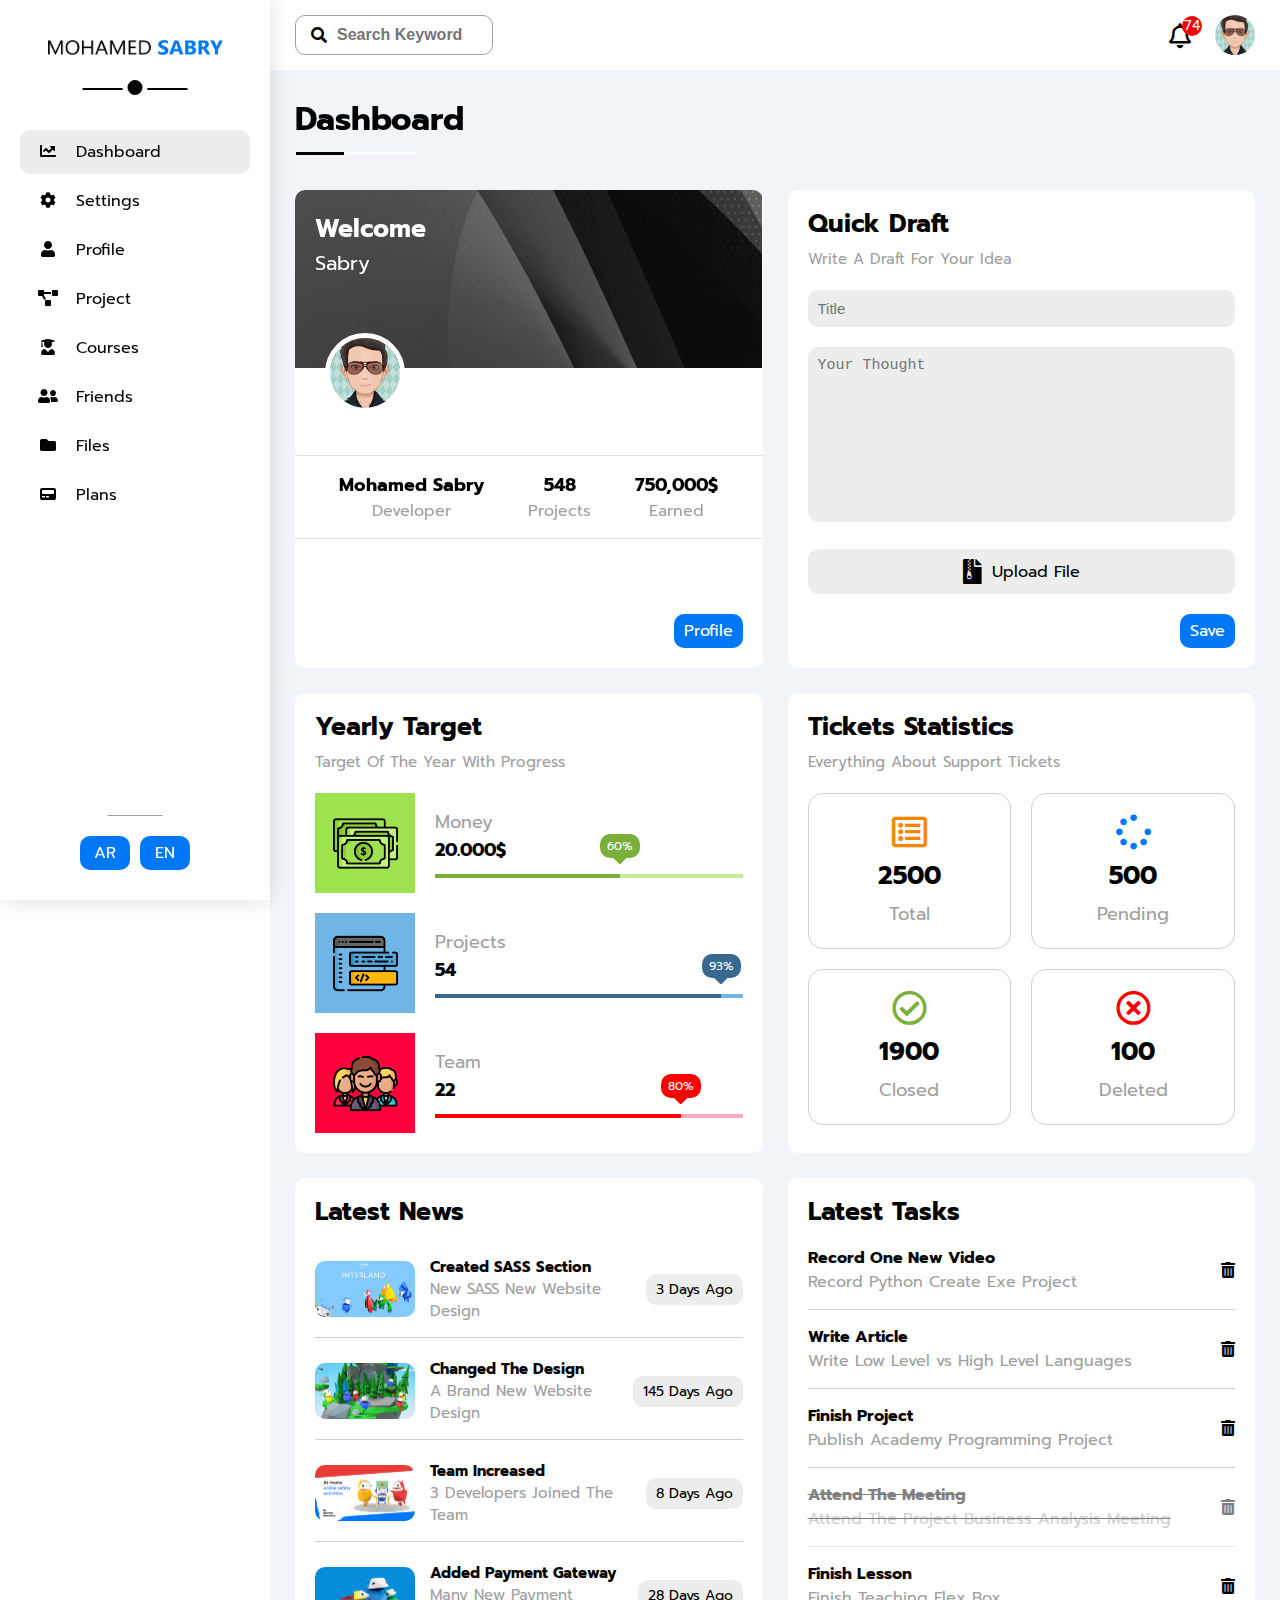
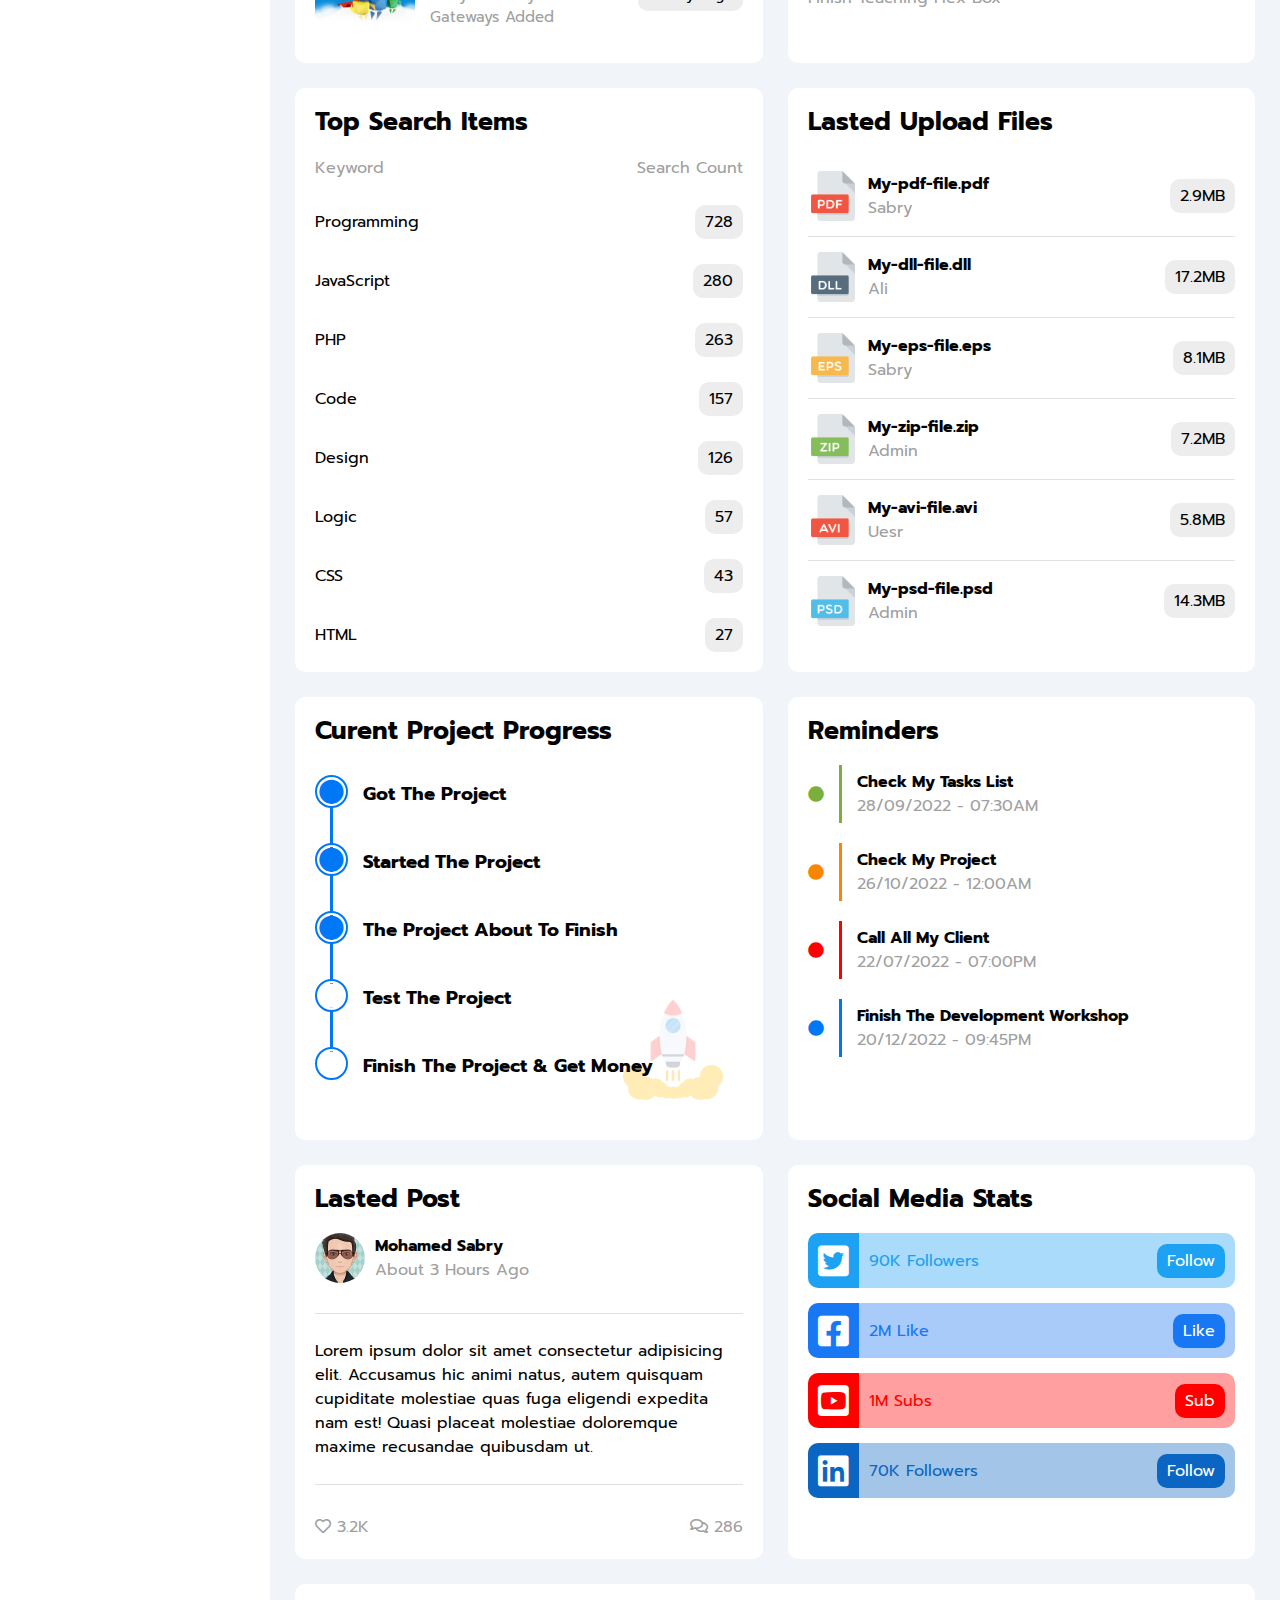
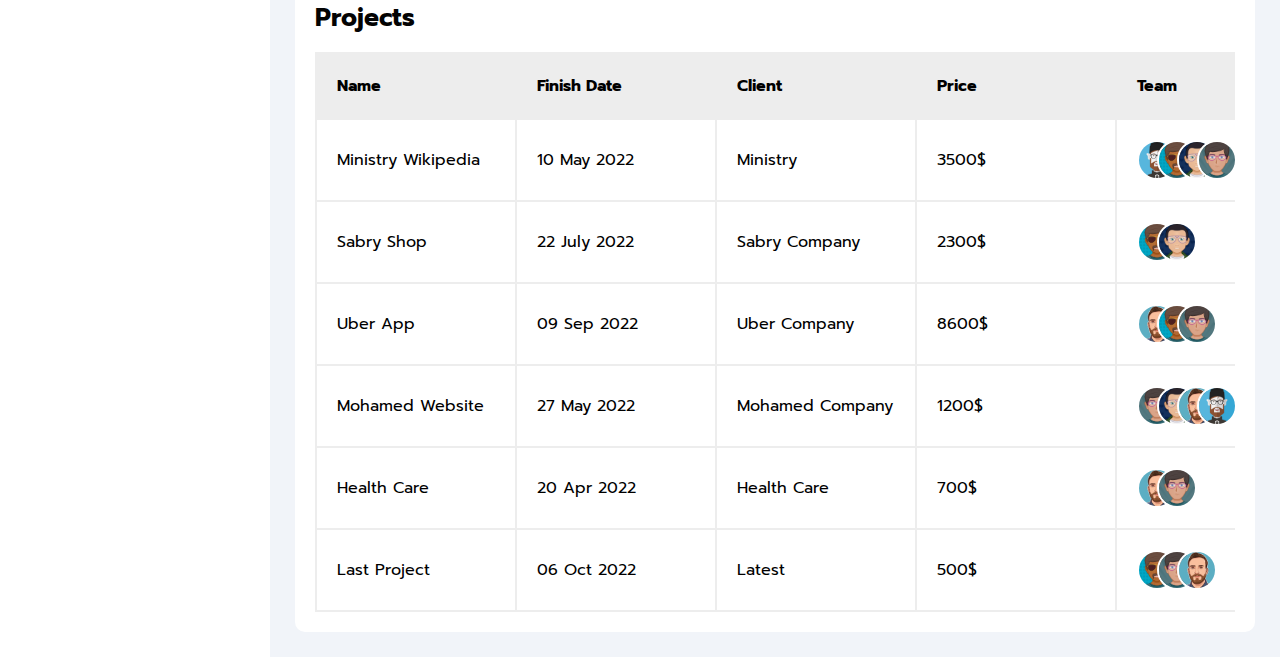
<file: index.html>
<!DOCTYPE html>
<html lang="en">

<head>
  <meta charset="UTF-8">
  <meta http-equiv="X-UA-Compatible" content="IE=edge">
  <meta name="viewport" content="width=device-width, initial-scale=1.0">
  <meta name="description" content="official dashboard">
  <title>Dashboard</title>
  <!-- ========== Main Icon ========== -->
  <link rel="icon" href="https://cdn-icons-png.flaticon.com/512/1828/1828533.png">
  <!-- ========== Font Awesome File ========== -->
  <link rel="stylesheet" href="CSS/all.min.css">
  <!-- ========== My Framework ========== -->
  <link rel="stylesheet" href="CSS/framework.css">
  <!-- ========== Basic Rules ========== -->
  <link rel="stylesheet" href="CSS/Basics.css">
  <!-- ========== Main Style File ========== -->
  <link rel="stylesheet" href="CSS/main.css">
  <!-- ========== Google Fonts ========== -->
  <link rel="preconnect" href="https://fonts.googleapis.com">
  <link rel="preconnect" href="https://fonts.gstatic.com" crossorigin>
  <link href="https://fonts.googleapis.com/css2?family=Prompt:ital,wght@0,100;0,
              200;0,400;0,600;0,800;0,900;1,100;1,400;1,600&display=swap" rel="stylesheet">
</head>

<body>
  <aside>
    <div class="logo"></div>
    <div class="links-and-lang">
      <ul class="links">
        <li>
          <a href="index.html" class="active">
            <i class="fas fa-chart-line icon"></i>
            <span>Dashboard</span>
          </a>
        </li>
        <li>
          <a href="settings.html">
            <i class="fas fa-cog icon"></i>
            <span>Settings</span>
          </a>
        </li>
        <li>
          <a href="profile.html">
            <i class="fas fa-user icon"></i>
            <span>Profile</span>
          </a>
        </li>
        <li>
          <a href="project.html">
            <i class="fas fa-project-diagram icon"></i>
            <span>Project</span>
          </a>
        </li>
        <li>
          <a href="academy.html">
            <i class="fas fa-user-graduate icon"></i>
            <span>Courses</span>
          </a>
        </li>
        <li>
          <a href="friends.html">
            <i class="fas fa-user-friends icon"></i>
            <span>Friends</span>
          </a>
        </li>
        <li>
          <a href="files.html">
            <i class="fas fa-folder icon"></i>
            <span>Files</span>
          </a>
        </li>
        <li>
          <a href="plans.html">
            <i class="fas fa-pager icon"></i>
            <span>Plans</span>
          </a>
        </li>
      </ul>
      <div class="lang">
        <a href="index.rtl.html" class="btn c-white bg-main-color">AR</a>
        <a href="index.html" class="btn c-white bg-main-color">EN</a>
      </div>
    </div>
  </aside>
  <header>
    <form action="">
      <i class="fas fa-search"></i>
      <input type="search" placeholder="Search Keyword">
    </form>
    <div class="profile-and-notification">
      <div class="notification">
        <i class="far fa-bell icon">
          <ul class="news-bar">
            <div class="title">
              <h2>notifications</h2>
              <i class="fas fa-ellipsis-v icon">
                <ul class="options">
                  <li>Mark it as read</li>
                  <li>Remove all notice</li>
                </ul>
              </i>
            </div>
            <li class="news">
              <div class="img">
                <img src="imags/avatar-01.png" alt="">
              </div>
              <div class="info">
                <h4>Mohamed Sabry expressed his admiration for Professor Osama Mohamed</h4>
                <span>12:30 PM</span>
              </div>
            </li>
            <li class="news active">
              <div class="img">
                <img src="imags/avatar-02.png" alt="">
              </div>
              <div class="info">
                <h4>Osama Elzero shared your post</h4>
                <span>09:28 PM</span>
              </div>
            </li>
            <li class="news">
              <div class="img">
                <img src="imags/avatar-03.png" alt="">
              </div>
              <div class="info">
                <h4>Osama Mohamed reaction to your post</h4>
                <span>04:36 AM</span>
              </div>
            </li>
            <li class="news active">
              <div class="img">
                <img src="imags/avatar-04.png" alt="">
              </div>
              <div class="info">
                <h4>Elzero Add New Vadio</h4>
                <span>07:46 PM</span>
              </div>
            </li>
            <li class="news active">
              <div class="img">
                <img src="imags/avatar-05.png" alt="">
              </div>
              <div class="info">
                <h4>Mohamed Sabry deleted your comment</h4>
                <span>02:59 AM</span>
              </div>
            </li>
            <li class="news">
              <div class="img">
                <img src="imags/avatar-01.png" alt="">
              </div>
              <div class="info">
                <h4>Karam Mahmoud comment has been removed because it violates the laws</h4>
                <span>12:30 PM</span>
              </div>
            </li>
            <li class="news">
              <div class="img">
                <img src="imags/avatar-02.png" alt="">
              </div>
              <div class="info">
                <h4>Please update your post</h4>
                <span>09:28 PM</span>
              </div>
            </li>
            <li class="news active">
              <div class="img">
                <img src="imags/avatar-03.png" alt="">
              </div>
              <div class="info">
                <h4>Abu Trika requested permission to publish his article</h4>
                <span>04:36 AM</span>
              </div>
            </li>
            <li class="news">
              <div class="img">
                <img src="imags/avatar-04.png" alt="">
              </div>
              <div class="info">
                <h4>Please take a look at customer designs</h4>
                <span>07:46 PM</span>
              </div>
            </li>
            <li class="news">
              <div class="img">
                <img src="imags/avatar-05.png" alt="">
              </div>
              <div class="info">
                <h4>Your site's performance is smoother than before</h4>
                <span>02:59 AM</span>
              </div>
            </li>
          </ul>
        </i>
      </div>
      <a href="profile.html" class="profile">
        <img src="imags/avatar-06.png" alt="">
      </a>
    </div>
  </header>
  <main class="content">
    <h1 class="main-title">Dashboard</h1>
    <div class="statistics main-grid">
      <!-- Start Profile Section -->
      <section class="profile box-bg-white">
        <div class="title">
          <h1>Welcome</h1>
          <p>Sabry</p>
        </div>
        <div class="cover">
          <img src="imags/cover.png" alt="">
        </div>
        <div class="profile-pic">
          <img src="imags/avatar-06.png" alt="">
        </div>
        <div class="numbers">
          <div class="name">
            <span class="one">Mohamed Sabry</span>
            <span class="two">Developer</span>
          </div>
          <div class="project">
            <span class="one">548</span>
            <span class="two">Projects</span>
          </div>
          <div class="earned">
            <span class="one">750,000$</span>
            <span class="two">Earned</span>
          </div>
        </div>
        <div class="buttom">
          <a href="profile.html" class="btn c-white bg-main-color">Profile</a>
        </div>
      </section>
      <!-- End Profile Section -->
      <!-- Start Draft Section -->
      <section class="draft box-bg-white box-pad">
        <div class="title">
          <h1 class="tit">Quick Draft</h1>
          <p class="p-siz">Write A Draft For Your Idea</p>
        </div>
        <div class="inputs">
          <input type="text" placeholder="Title">
          <textarea style="resize: none;" placeholder="Your Thought"></textarea>
          <input type="file" id="file">
          <label for="file" id="file" class="flex">
            <i class="fas fa-file-archive icon"></i>
            Upload File
          </label>
        </div>
        <div class="btn-end">
          <a href="#" class="btn c-white bg-main-color">Save</a>
        </div>
      </section>
      <!-- End Draft Section  -->
      <!-- Start Target Section -->
      <section class="target box-bg-white box-pad">
        <div class="title">
          <h1 class="tit">Yearly Target</h1>
          <p class="p-siz">Target Of The Year With Progress</p>
        </div>
        <div class="money flex">
          <div class="icon flex">
            <img src="imags/dollars.png" alt="">
          </div>
          <div class="info">
            <span class="title span-block">Money</span>
            <span class="number span-block">20.000$</span>
            <div class="line">
              <span style="width: 60%;">
                <div>60%</div>
              </span>
            </div>
          </div>
        </div>
        <div class="projects flex">
          <div class="icon flex">
            <img src="imags/coding.png" alt="">
          </div>
          <div class="info">
            <span class="title span-block">Projects</span>
            <span class="number span-block">54</span>
            <div class="line">
              <span style="width: 93%;">
                <div>93%</div>
              </span>
            </div>
          </div>
        </div>
        <div class="team flex">
          <div class="icon flex">
            <img src="imags/man.png" alt="">
          </div>
          <div class="info">
            <span class="title span-block">Team</span>
            <span class="number span-block">22</span>
            <div class="line">
              <span style="width: 80%;">
                <div>80%</div>
              </span>
            </div>
          </div>
        </div>
      </section>
      <!-- End Target Section -->
      <!-- Start Tickets Section -->
      <section class="tickets box-bg-white box-pad">
        <div class="title">
          <h1 class="tit">Tickets Statistics</h1>
          <p class="p-siz">Everything About Support Tickets</p>
        </div>
        <div class="group">
          <div class="box one">
            <i class="far fa-list-alt icon"></i>
            <span class="span-block number">2500</span>
            <span class="span-block name">Total</span>
          </div>
          <div class="box two">
            <i class="fas fa-spinner icon"></i>
            <span class="span-block number">500</span>
            <span class="span-block name">Pending</span>
          </div>
          <div class="box three">
            <i class="far fa-check-circle icon"></i>
            <span class="span-block number">1900</span>
            <span class="span-block name">Closed</span>
          </div>
          <div class="box four">
            <i class="far fa-times-circle icon"></i>
            <span class="span-block number">100</span>
            <span class="span-block name">Deleted</span>
          </div>
        </div>
      </section>
      <!-- End Tickets Section -->
      <!-- Start News Section -->
      <section class="news box-bg-white box-pad">
        <div class="title">
          <h1 class="tit tit-mrg-botm">Latest News</h1>
        </div>
        <div class="group flex flex-jus-bet">
          <div class="post flex">
            <img src="imags/news_2.png" alt="">
            <div class="info">
              <h4>Created SASS Section</h4>
              <p>New SASS New Website Design</p>
            </div>
          </div>
          <div class="time btn">3 Days Ago</div>
        </div>
        <div class="group flex flex-jus-bet">
          <div class="post flex">
            <img src="imags/news_3.png" alt="">
            <div class="info">
              <h4>Changed The Design</h4>
              <p>A Brand New Website Design</p>
            </div>
          </div>
          <div class="time btn">145 Days Ago</div>
        </div>
        <div class="group flex flex-jus-bet">
          <div class="post flex">
            <img src="imags/news_1.png" alt="">
            <div class="info">
              <h4>Team Increased</h4>
              <p>3 Developers Joined The Team</p>
            </div>
          </div>
          <div class="time btn">8 Days Ago</div>
        </div>
        <div class="group flex flex-jus-bet">
          <div class="post flex">
            <img src="imags/news_4.png" alt="">
            <div class="info">
              <h4>Added Payment Gateway</h4>
              <p>Many New Payment Gateways Added</p>
            </div>
          </div>
          <div class="time btn">28 Days Ago</div>
        </div>
      </section>
      <!-- End News Section -->
      <!-- Start Tasks Section -->
      <section class="tasks box-bg-white box-pad">
        <div class="title">
          <h1 class="tit">Latest Tasks</h1>
        </div>
        <div class="group flex flex-jus-bet">
          <div class="task">
            <h4>Record One New Video</h4>
            <p>Record Python Create Exe Project</p>
          </div>
          <i class="fas fa-trash-alt"></i>
        </div>
        <div class="group flex flex-jus-bet">
          <div class="task">
            <h4>Write Article</h4>
            <p>Write Low Level vs High Level Languages</p>
          </div>
          <i class="fas fa-trash-alt"></i>
        </div>
        <div class="group flex flex-jus-bet">
          <div class="task">
            <h4>Finish Project</h4>
            <p>Publish Academy Programming Project</p>
          </div>
          <i class="fas fa-trash-alt"></i>
        </div>
        <div class="group flex flex-jus-bet low-opacity">
          <div class="task del">
            <h4>Attend The Meeting</h4>
            <p>Attend The Project Business Analysis Meeting</p>
          </div>
          <i class="fas fa-trash-alt"></i>
        </div>
        <div class="group flex flex-jus-bet">
          <div class="task">
            <h4>Finish Lesson</h4>
            <p>Finish Teaching Flex Box</p>
          </div>
          <i class="fas fa-trash-alt"></i>
        </div>
      </section>
      <!-- End Tasks Section -->
      <!-- Start Search Items Section -->
      <section class="search-items box-bg-white box-pad">
        <div class="title">
          <h1 class="tit tit-mrg-botm">Top Search Items</h1>
        </div>
        <div class="keyword flex flex-jus-bet">
          <span class="span-block">Keyword</span>
          <span class="span-block">Search Count</span>
        </div>
        <ul class="list">
          <li class="flex flex-jus-bet">
            <span class="span-block">Programming</span>
            <span class="span-block btn bg-gray-color">728</span>
          </li>
          <li class="flex flex-jus-bet">
            <span class="span-block">JavaScript</span>
            <span class="span-block btn bg-gray-color">280</span>
          </li>
          <li class="flex flex-jus-bet">
            <span class="span-block">PHP</span>
            <span class="span-block btn bg-gray-color">263</span>
          </li>
          <li class="flex flex-jus-bet">
            <span class="span-block">Code</span>
            <span class="span-block btn bg-gray-color">157</span>
          </li>
          <li class="flex flex-jus-bet">
            <span class="span-block">Design</span>
            <span class="span-block btn bg-gray-color">126</span>
          </li>
          <li class="flex flex-jus-bet">
            <span class="span-block">Logic</span>
            <span class="span-block btn bg-gray-color">57</span>
          </li>
          <li class="flex flex-jus-bet">
            <span class="span-block">CSS</span>
            <span class="span-block btn bg-gray-color">43</span>
          </li>
          <li class="flex flex-jus-bet">
            <span class="span-block">HTML</span>
            <span class="span-block btn bg-gray-color">27</span>
          </li>
        </ul>
      </section>
      <!-- End Search Items Section -->
      <!-- Start Upload Files Section -->
      <section class="upload-files box-bg-white box-pad">
        <div class="title">
          <h1 class="tit tit-mrg-botm">Lasted Upload Files</h1>
        </div>
        <ul class="group">
          <li class="flex flex-jus-bet">
            <div class="name flex">
              <img src="imags/pdf.png" alt="">
              <div class="info">
                <h4>My-pdf-file.pdf</h4>
                <p>Sabry</p>
              </div>
            </div>
            <div class="size">
              <span class="span-block btn bg-gray-color">2.9MB</span>
            </div>
          </li>
          <li class="flex flex-jus-bet">
            <div class="name flex">
              <img src="imags/dll.png" alt="">
              <div class="info">
                <h4>My-dll-file.dll</h4>
                <p>Ali</p>
              </div>
            </div>
            <div class="size">
              <span class="span-block btn bg-gray-color">17.2MB</span>
            </div>
          </li>
          <li class="flex flex-jus-bet">
            <div class="name flex">
              <img src="imags/eps.png" alt="">
              <div class="info">
                <h4>My-eps-file.eps</h4>
                <p>Sabry</p>
              </div>
            </div>
            <div class="size">
              <span class="span-block btn bg-gray-color">8.1MB</span>
            </div>
          </li>
          <li class="flex flex-jus-bet">
            <div class="name flex">
              <img src="imags/zip.png" alt="">
              <div class="info">
                <h4>My-zip-file.zip</h4>
                <p>Admin</p>
              </div>
            </div>
            <div class="size">
              <span class="span-block btn bg-gray-color">7.2MB</span>
            </div>
          </li>
          <li class="flex flex-jus-bet">
            <div class="name flex">
              <img src="imags/avi.png" alt="">
              <div class="info">
                <h4>My-avi-file.avi</h4>
                <p>Uesr</p>
              </div>
            </div>
            <div class="size">
              <span class="span-block btn bg-gray-color">5.8MB</span>
            </div>
          </li>
          <li class="flex flex-jus-bet">
            <div class="name flex">
              <img src="imags/psd.png" alt="">
              <div class="info">
                <h4>My-psd-file.psd</h4>
                <p>Admin</p>
              </div>
            </div>
            <div class="size">
              <span class="span-block btn bg-gray-color">14.3MB</span>
            </div>
          </li>
        </ul>
      </section>
      <!-- End Upload Files Section -->
      <!-- Start Curent Project Section -->
      <section class="project-progress box-bg-white box-pad">
        <div class="title">
          <h1 class="tit tit-mrg-botm">Curent Project Progress</h1>
        </div>
        <ul class="list">
          <li>
            <i class="fas fa-circle icon-color"></i>
            <h3>Got The Project</h3>
          </li>
          <li>
            <i class="fas fa-circle icon-color"></i>
            <h3>Started The Project</h3>
          </li>
          <li>
            <i class="fas fa-circle icon-color"></i>
            <h3>The Project About To Finish</h3>
          </li>
          <li>
            <i class="fas fa-circle icon-white loading"></i>
            <h3>Test The Project</h3>
          </li>
          <li>
            <i class="fas fa-circle icon-white"></i>
            <h3>Finish The Project & Get Money</h3>
          </li>
        </ul>
      </section>
      <!-- End Curent Project Section -->
      <!-- Start Reminders Section -->
      <section class="reminders box-bg-white box-pad">
        <div class="title">
          <h1 class="tit tit-mrg-botm">Reminders</h1>
        </div>
        <ul class="list">
          <li class="flex">
            <i class="fas fa-circle icon"></i>
            <div class="info">
              <h4>Check My Tasks List</h4>
              <p>28/09/2022 - 07:30AM</p>
            </div>
          </li>
          <li class="flex">
            <i class="fas fa-circle icon"></i>
            <div class="info">
              <h4>Check My Project</h4>
              <p>26/10/2022 - 12:00AM</p>
            </div>
          </li>
          <li class="flex">
            <i class="fas fa-circle icon"></i>
            <div class="info">
              <h4>Call All My Client</h4>
              <p>22/07/2022 - 07:00PM</p>
            </div>
          </li>
          <li class="flex">
            <i class="fas fa-circle icon"></i>
            <div class="info">
              <h4>Finish The Development Workshop</h4>
              <p>20/12/2022 - 09:45PM</p>
            </div>
          </li>
        </ul>
      </section>
      <!-- End Reminders Section -->
      <!-- Start Lasted Post Section -->
      <section class="lasted-post box-bg-white box-pad">
        <div class="title">
          <h1 class="tit tit-mrg-botm">Lasted Post</h1>
        </div>
        <div class="group flex-jus-bet">
          <div class="profile flex gap-10">
            <img src="imags/avatar-06.png" alt="">
            <div class="info">
              <h4>Mohamed Sabry</h4>
              <span class="span-block">About 3 Hours Ago</span>
            </div>
          </div>
          <p class="post">
            Lorem ipsum dolor sit amet consectetur adipisicing elit. Accusamus hic animi natus, autem quisquam
            cupiditate molestiae quas fuga eligendi expedita nam est! Quasi placeat molestiae doloremque maxime
            recusandae quibusdam ut.
          </p>
          <div class="likes-and-comments flex flex-jus-bet">
            <div class="liks">
              <span><i class="far fa-heart icon"></i></span>
              <span>3.2K</span>
            </div>
            <div class="comments">
              <span><i class="far fa-comments icon"></i></span>
              <span>286</span>
            </div>
          </div>
        </div>
      </section>
      <!-- End Lasted Post Section -->
      <!-- Start Social Media Section -->
      <section class="social-media box-bg-white box-pad">
        <div class="title">
          <h1 class="tit tit-mrg-botm">Social Media Stats</h1>
        </div>
        <div class="group">
          <div class="link twitter flex">
            <i class="fab fa-twitter-square icon bg-twitter-color"></i>
            <div class="number flex-jus-bet flex">
              <span>90K Followers</span>
              <span class="span-block btn bg-twitter-color">Follow</span>
            </div>
          </div>
        </div>
        <div class="group">
          <div class="link facebook flex">
            <i class="fab fa-facebook-square icon bg-facebook-color"></i>
            <div class="number flex-jus-bet flex">
              <span>2M Like</span>
              <span class="span-block btn bg-facebook-color">Like</span>
            </div>
          </div>
        </div>
        <div class="group">
          <div class="link youtube flex">
            <i class="fab fa-youtube-square icon bg-youtube-color"></i>
            <div class="number flex-jus-bet flex">
              <span>1M Subs</span>
              <span class="span-block btn bg-youtube-color">Sub</span>
            </div>
          </div>
        </div>
        <div class="group">
          <div class="link linkedin flex">
            <i class="fab fa-linkedin icon bg-linkedin-color"></i>
            <div class="number flex-jus-bet flex">
              <span>70K Followers</span>
              <span class="span-block btn bg-linkedin-color">Follow</span>
            </div>
          </div>
        </div>
      </section>
      <!-- End Social Media Section -->
    </div>
    <!-- Start Table Section -->
    <div class="table box-bg-white box-pad">
      <div class="title">
        <h1 class="tit tit-mrg-botm">Projects</h1>
      </div>
      <div class="content">
        <table>
          <thead>
            <tr>
              <td>Name</td>
              <td>Finish Date</td>
              <td>Client</td>
              <td>Price</td>
              <td>Team</td>
              <td>Status</td>
            </tr>
          </thead>
          <tbody>
            <tr>
              <td>Ministry Wikipedia</td>
              <td>10 May 2022</td>
              <td>Ministry</td>
              <td>3500$</td>
              <td>
                <div class="img flex">
                  <img title="Open Profile" src="imags/avatar-01.png" class="circle-img z-1" alt="">
                  <img title="Open Profile" src="imags/avatar-02.png" class="circle-img z-2 img-marg" alt="">
                  <img title="Open Profile" src="imags/avatar-03.png" class="circle-img z-3 img-marg" alt="">
                  <img title="Open Profile" src="imags/avatar-04.png" class="circle-img z-4 img-marg" alt="">
                </div>
              </td>
              <td><span class="btn c-white bg-orange-color">Pending</span></td>
            </tr>
            <tr>
              <td>Sabry Shop</td>
              <td>22 July 2022</td>
              <td>Sabry Company</td>
              <td>2300$</td>
              <td>
                <div class="img flex">
                  <img title="Open Profile" src="imags/avatar-02.png" class="circle-img z-1" alt="">
                  <img title="Open Profile" src="imags/avatar-03.png" class="circle-img z-4 img-marg" alt="">
                </div>
              </td>
              <td><span class="btn c-white bg-facebook-color">In Progress</span></td>
            </tr>
            <tr>
              <td>Uber App</td>
              <td>09 Sep 2022</td>
              <td>Uber Company</td>
              <td>8600$</td>
              <td>
                <div class="img flex">
                  <img title="Open Profile" src="imags/avatar-05.png" class="circle-img z-1" alt="">
                  <img title="Open Profile" src="imags/avatar-02.png" class="circle-img z-2 img-marg" alt="">
                  <img title="Open Profile" src="imags/avatar-04.png" class="circle-img z-4 img-marg" alt="">
                </div>
              </td>
              <td><span class="btn c-white bg-green-color">Completed</span></td>
            </tr>
            <tr>
              <td>Mohamed Website</td>
              <td>27 May 2022</td>
              <td>Mohamed Company</td>
              <td>1200$</td>
              <td>
                <div class="img flex">
                  <img title="Open Profile" src="imags/avatar-04.png" class="circle-img z-1" alt="">
                  <img title="Open Profile" src="imags/avatar-03.png" class="circle-img z-2 img-marg" alt="">
                  <img title="Open Profile" src="imags/avatar-05.png" class="circle-img z-3 img-marg" alt="">
                  <img title="Open Profile" src="imags/avatar-01.png" class="circle-img z-4 img-marg" alt="">
                </div>
              </td>
              <td><span class="btn c-white bg-green-color">Completed</span></td>
            </tr>
            <tr>
              <td>Health Care</td>
              <td>20 Apr 2022</td>
              <td>Health Care</td>
              <td>700$</td>
              <td>
                <div class="img flex">
                  <img title="Open Profile" src="imags/avatar-05.png" class="circle-img z-1" alt="">
                  <img title="Open Profile" src="imags/avatar-04.png" class="circle-img z-2 img-marg" alt="">
                </div>
              </td>
              <td><span class="btn c-white bg-red-color">Rejected</span></td>
            </tr>
            <tr>
              <td>Last Project</td>
              <td>06 Oct 2022</td>
              <td>Latest</td>
              <td>500$</td>
              <td>
                <div class="img flex">
                  <img title="Open Profile" src="imags/avatar-02.png" class="circle-img z-1" alt="">
                  <img title="Open Profile" src="imags/avatar-04.png" class="circle-img z-2 img-marg" alt="">
                  <img title="Open Profile" src="imags/avatar-05.png" class="circle-img z-3 img-marg" alt="">
                </div>
              </td>
              <td><span class="btn c-white bg-green-color">Completed</span></td>
            </tr>
          </tbody>
        </table>
      </div>
    </div>
    <!-- End Table Section -->
  </main>
</body>

</html>
</file>
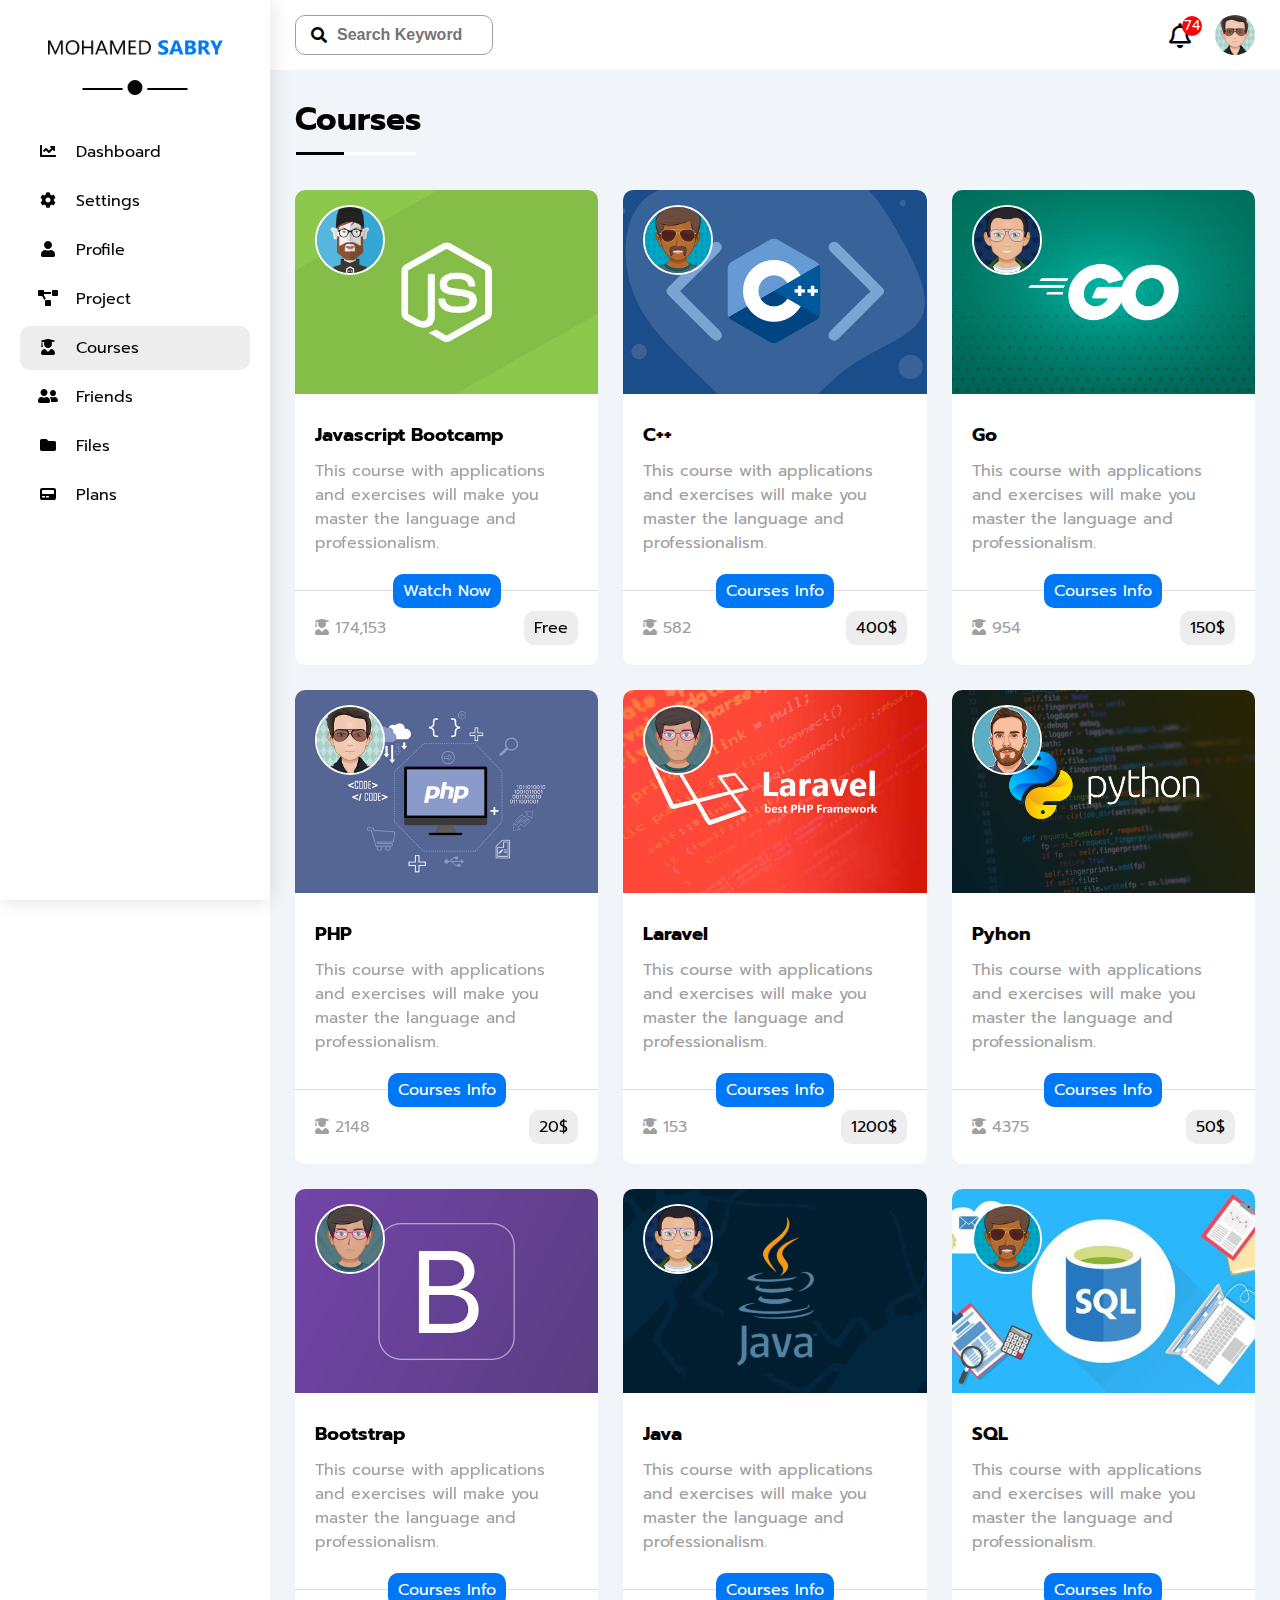
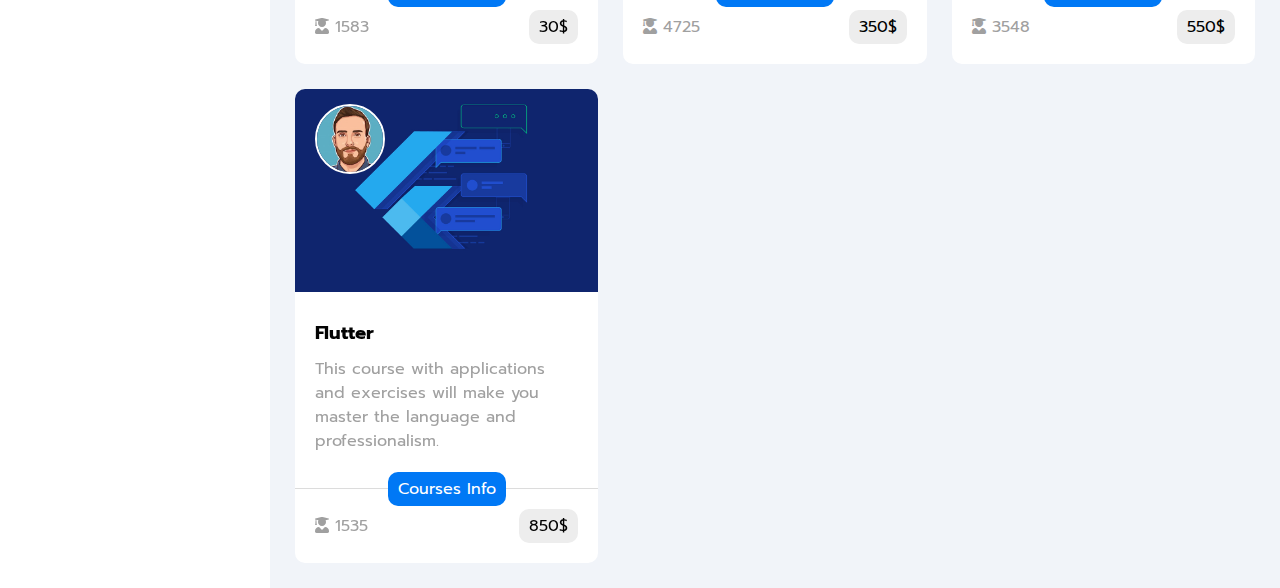
<file: academy.html>
<!DOCTYPE html>
<html lang="en">

<head>
  <meta charset="UTF-8">
  <meta http-equiv="X-UA-Compatible" content="IE=edge">
  <meta name="viewport" content="width=device-width, initial-scale=1.0">
  <meta name="description" content="official dashboard">
  <title>Dashboard</title>
  <!-- ========== Main Icon ========== -->
  <link rel="icon" href="https://cdn-icons-png.flaticon.com/512/1828/1828533.png">
  <!-- ========== Font Awesome File ========== -->
  <link rel="stylesheet" href="CSS/all.min.css">
  <!-- ========== My Framework ========== -->
  <link rel="stylesheet" href="CSS/framework.css">
  <!-- ========== Basic Rules ========== -->
  <link rel="stylesheet" href="CSS/Basics.css">
  <!-- ========== Main Style File ========== -->
  <link rel="stylesheet" href="CSS/academy.css">
  <!-- ========== Google Fonts ========== -->
  <link rel="preconnect" href="https://fonts.googleapis.com">
  <link rel="preconnect" href="https://fonts.gstatic.com" crossorigin>
  <link href="https://fonts.googleapis.com/css2?family=Prompt:ital,wght@0,100;0,
              200;0,400;0,600;0,800;0,900;1,100;1,400;1,600&display=swap" rel="stylesheet">
</head>

<body>
  <aside>
    <div class="logo"></div>
    <div class="links-and-lang">
      <ul class="links">
        <li>
          <a href="index.html">
            <i class="fas fa-chart-line icon"></i>
            <span>Dashboard</span>
          </a>
        </li>
        <li>
          <a href="settings.html">
            <i class="fas fa-cog icon"></i>
            <span>Settings</span>
          </a>
        </li>
        <li>
          <a href="profile.html">
            <i class="fas fa-user icon"></i>
            <span>Profile</span>
          </a>
        </li>
        <li>
          <a href="project.html">
            <i class="fas fa-project-diagram icon"></i>
            <span>Project</span>
          </a>
        </li>
        <li>
          <a href="academy.html" class="active">
            <i class="fas fa-user-graduate icon"></i>
            <span>Courses</span>
          </a>
        </li>
        <li>
          <a href="friends.html">
            <i class="fas fa-user-friends icon"></i>
            <span>Friends</span>
          </a>
        </li>
        <li>
          <a href="files.html">
            <i class="fas fa-folder icon"></i>
            <span>Files</span>
          </a>
        </li>
        <li>
          <a href="plans.html">
            <i class="fas fa-pager icon"></i>
            <span>Plans</span>
          </a>
        </li>
      </ul>
    </div>
  </aside>
  <header>
    <form action="">
      <i class="fas fa-search"></i>
      <input type="search" placeholder="Search Keyword">
    </form>
    <div class="profile-and-notification">
      <div class="notification">
        <i class="far fa-bell icon">
          <ul class="news-bar">
            <div class="title">
              <h2>notifications</h2>
              <i class="fas fa-ellipsis-v icon">
                <ul class="options">
                  <li>Mark it as read</li>
                  <li>Remove all notice</li>
                </ul>
              </i>
            </div>
            <li class="news">
              <div class="img">
                <img src="imags/avatar-01.png" alt="">
              </div>
              <div class="info">
                <h4>Mohamed Sabry expressed his admiration for Professor Osama Mohamed</h4>
                <span>12:30 PM</span>
              </div>
            </li>
            <li class="news active">
              <div class="img">
                <img src="imags/avatar-02.png" alt="">
              </div>
              <div class="info">
                <h4>Osama Elzero shared your post</h4>
                <span>09:28 PM</span>
              </div>
            </li>
            <li class="news">
              <div class="img">
                <img src="imags/avatar-03.png" alt="">
              </div>
              <div class="info">
                <h4>Osama Mohamed reaction to your post</h4>
                <span>04:36 AM</span>
              </div>
            </li>
            <li class="news active">
              <div class="img">
                <img src="imags/avatar-04.png" alt="">
              </div>
              <div class="info">
                <h4>Elzero Add New Vadio</h4>
                <span>07:46 PM</span>
              </div>
            </li>
            <li class="news active">
              <div class="img">
                <img src="imags/avatar-05.png" alt="">
              </div>
              <div class="info">
                <h4>Mohamed Sabry deleted your comment</h4>
                <span>02:59 AM</span>
              </div>
            </li>
            <li class="news">
              <div class="img">
                <img src="imags/avatar-01.png" alt="">
              </div>
              <div class="info">
                <h4>Karam Mahmoud comment has been removed because it violates the laws</h4>
                <span>12:30 PM</span>
              </div>
            </li>
            <li class="news">
              <div class="img">
                <img src="imags/avatar-02.png" alt="">
              </div>
              <div class="info">
                <h4>Please update your post</h4>
                <span>09:28 PM</span>
              </div>
            </li>
            <li class="news active">
              <div class="img">
                <img src="imags/avatar-03.png" alt="">
              </div>
              <div class="info">
                <h4>Abu Trika requested permission to publish his article</h4>
                <span>04:36 AM</span>
              </div>
            </li>
            <li class="news">
              <div class="img">
                <img src="imags/avatar-04.png" alt="">
              </div>
              <div class="info">
                <h4>Please take a look at customer designs</h4>
                <span>07:46 PM</span>
              </div>
            </li>
            <li class="news">
              <div class="img">
                <img src="imags/avatar-05.png" alt="">
              </div>
              <div class="info">
                <h4>Your site's performance is smoother than before</h4>
                <span>02:59 AM</span>
              </div>
            </li>
          </ul>
        </i>
      </div>
      <a href="profile.html" class="profile">
        <img src="imags/avatar-06.png" alt="">
      </a>
    </div>
  </header>
  <main class="content">
    <h1 class="main-title">Courses</h1>
    <div class="courses grid-two">
      <div class="box one box-bg-white">
        <img class="cover" src="imags/Lang/JS.jpg" alt="">
        <div class="info">
          <h3>Javascript Bootcamp</h3>
          <p>This course with applications and exercises will make you master the language and professionalism.</p>
        </div>
        <div class="teacher">
          <img src="imags/avatar-01.png" alt="">
          <div class="teacher-info">
            <h4>Osama Elzero</h4>
            <p>Full Stack Developer</p>
          </div>
        </div>
        <div class="price flex-jus-bet flex">
          <a href="https://www.youtube.com/playlist?list=PLDoPjvoNmBAx3kiplQR_oeDqLDBUDYwVv" class="Information btn bg-main-color c-white" target="_blank">Watch Now</a>
          <span class="txt-gray">
            <i class="fas fa-user-graduate"></i>
            <span>174,153</span>
          </span>
          <span class="btn bg-gray-color">Free</span>
        </div>
      </div>
      <div class="box two box-bg-white">
        <img class="cover" src="imags/Lang/CPlus.jpg" alt="">
        <div class="info">
          <h3>C++</h3>
          <p>This course with applications and exercises will make you master the language and professionalism.</p>
        </div>
        <div class="teacher">
          <img src="imags/avatar-02.png" alt="">
          <div class="teacher-info">
            <h4>Karem Sayed</h4>
            <p>Desktop Developer</p>
          </div>
        </div>
        <div class="price flex-jus-bet flex">
          <span class="Information btn bg-main-color c-white">Courses Info</span>
          <span class="txt-gray">
            <i class="fas fa-user-graduate"></i>
            <span>582</span>
          </span>
          <span class="btn bg-gray-color">400$</span>
        </div>
      </div>
      <div class="box three box-bg-white">
        <img class="cover" src="imags/Lang/Go.jpg" alt="">
        <div class="info">
          <h3>Go</h3>
          <p>This course with applications and exercises will make you master the language and professionalism.</p>
        </div>
        <div class="teacher">
          <img src="imags/avatar-03.png" alt="">
          <div class="teacher-info">
            <h4>Ali Mohamed</h4>
            <p>Android Developer</p>
          </div>
        </div>
        <div class="price flex-jus-bet flex">
          <span class="Information btn bg-main-color c-white">Courses Info</span>
          <span class="txt-gray">
            <i class="fas fa-user-graduate"></i>
            <span>954</span>
          </span>
          <span class="btn bg-gray-color">150$</span>
        </div>
      </div>
      <div class="box four box-bg-white">
        <img class="cover" src="imags/Lang/PHP.jpg" alt="">
        <div class="info">
          <h3>PHP</h3>
          <p>This course with applications and exercises will make you master the language and professionalism.</p>
        </div>
        <div class="teacher">
          <img src="imags/avatar-06.png" alt="">
          <div class="teacher-info">
            <h4>Mohamed Sabry</h4>
            <p>Full Stack Developer</p>
          </div>
        </div>
        <div class="price flex-jus-bet flex">
          <span class="Information btn bg-main-color c-white">Courses Info</span>
          <span class="txt-gray">
            <i class="fas fa-user-graduate"></i>
            <span>2148</span>
          </span>
          <span class="btn bg-gray-color">20$</span>
        </div>
      </div>
      <div class="box five box-bg-white">
        <img class="cover" src="imags/Lang/Laravel.jpg" alt="">
        <div class="info">
          <h3>Laravel</h3>
          <p>This course with applications and exercises will make you master the language and professionalism.</p>
        </div>
        <div class="teacher">
          <img src="imags/avatar-04.png" alt="">
          <div class="teacher-info">
            <h4>Amar Yasser</h4>
            <p>Full Stack Developer</p>
          </div>
        </div>
        <div class="price flex-jus-bet flex">
          <span class="Information btn bg-main-color c-white">Courses Info</span>
          <span class="txt-gray">
            <i class="fas fa-user-graduate"></i>
            <span>153</span>
          </span>
          <span class="btn bg-gray-color">1200$</span>
        </div>
      </div>
      <div class="box six box-bg-white">
        <img class="cover" src="imags/Lang/Pyhon.jpg" alt="">
        <div class="info">
          <h3>Pyhon</h3>
          <p>This course with applications and exercises will make you master the language and professionalism.</p>
        </div>
        <div class="teacher">
          <img src="imags/avatar-05.png" alt="">
          <div class="teacher-info">
            <h4>Mahmoud Galal</h4>
            <p>AI Developer</p>
          </div>
        </div>
        <div class="price flex-jus-bet flex">
          <span class="Information btn bg-main-color c-white">Courses Info</span>
          <span class="txt-gray">
            <i class="fas fa-user-graduate"></i>
            <span>4375</span>
          </span>
          <span class="btn bg-gray-color">50$</span>
        </div>
      </div>
      <div class="box seven box-bg-white">
        <img class="cover" src="imags/Lang/Bootstrap.jpg" alt="">
        <div class="info">
          <h3>Bootstrap</h3>
          <p>This course with applications and exercises will make you master the language and professionalism.</p>
        </div>
        <div class="teacher">
          <img src="imags/avatar-04.png" alt="">
          <div class="teacher-info">
            <h4>Ali Mohamed</h4>
            <p>Front-End</p>
          </div>
        </div>
        <div class="price flex-jus-bet flex">
          <span class="Information btn bg-main-color c-white">Courses Info</span>
          <span class="txt-gray">
            <i class="fas fa-user-graduate"></i>
            <span>1583</span>
          </span>
          <span class="btn bg-gray-color">30$</span>
        </div>
      </div>
      <div class="box eight box-bg-white">
        <img class="cover" src="imags/Lang/Java.jpg" alt="">
        <div class="info">
          <h3>Java</h3>
          <p>This course with applications and exercises will make you master the language and professionalism.</p>
        </div>
        <div class="teacher">
          <img src="imags/avatar-03.png" alt="">
          <div class="teacher-info">
            <h4>Ibrahim Mohamed</h4>
            <p>Android Developer</p>
          </div>
        </div>
        <div class="price flex-jus-bet flex">
          <span class="Information btn bg-main-color c-white">Courses Info</span>
          <span class="txt-gray">
            <i class="fas fa-user-graduate"></i>
            <span>4725</span>
          </span>
          <span class="btn bg-gray-color">350$</span>
        </div>
      </div>
      <div class="box nine box-bg-white">
        <img class="cover" src="imags/Lang/SQL.jpg" alt="">
        <div class="info">
          <h3>SQL</h3>
          <p>This course with applications and exercises will make you master the language and professionalism.</p>
        </div>
        <div class="teacher">
          <img src="imags/avatar-02.png" alt="">
          <div class="teacher-info">
            <h4>Karam Ashraf</h4>
            <p>Web Developer</p>
          </div>
        </div>
        <div class="price flex-jus-bet flex">
          <span class="Information btn bg-main-color c-white">Courses Info</span>
          <span class="txt-gray">
            <i class="fas fa-user-graduate"></i>
            <span>3548</span>
          </span>
          <span class="btn bg-gray-color">550$</span>
        </div>
      </div>
      <div class="box ten box-bg-white">
        <img class="cover" src="imags/Lang/Flutter.jpg" alt="">
        <div class="info">
          <h3>Flutter</h3>
          <p>This course with applications and exercises will make you master the language and professionalism.</p>
        </div>
        <div class="teacher">
          <img src="imags/avatar-05.png" alt="">
          <div class="teacher-info">
            <h4>Mohsan Salah</h4>
            <p>Mobile Developer</p>
          </div>
        </div>
        <div class="price flex-jus-bet flex">
          <span class="Information btn bg-main-color c-white">Courses Info</span>
          <span class="txt-gray">
            <i class="fas fa-user-graduate"></i>
            <span>1535</span>
          </span>
          <span class="btn bg-gray-color">850$</span>
        </div>
      </div>
    </div>
  </main>
</body>

</html>
</file>
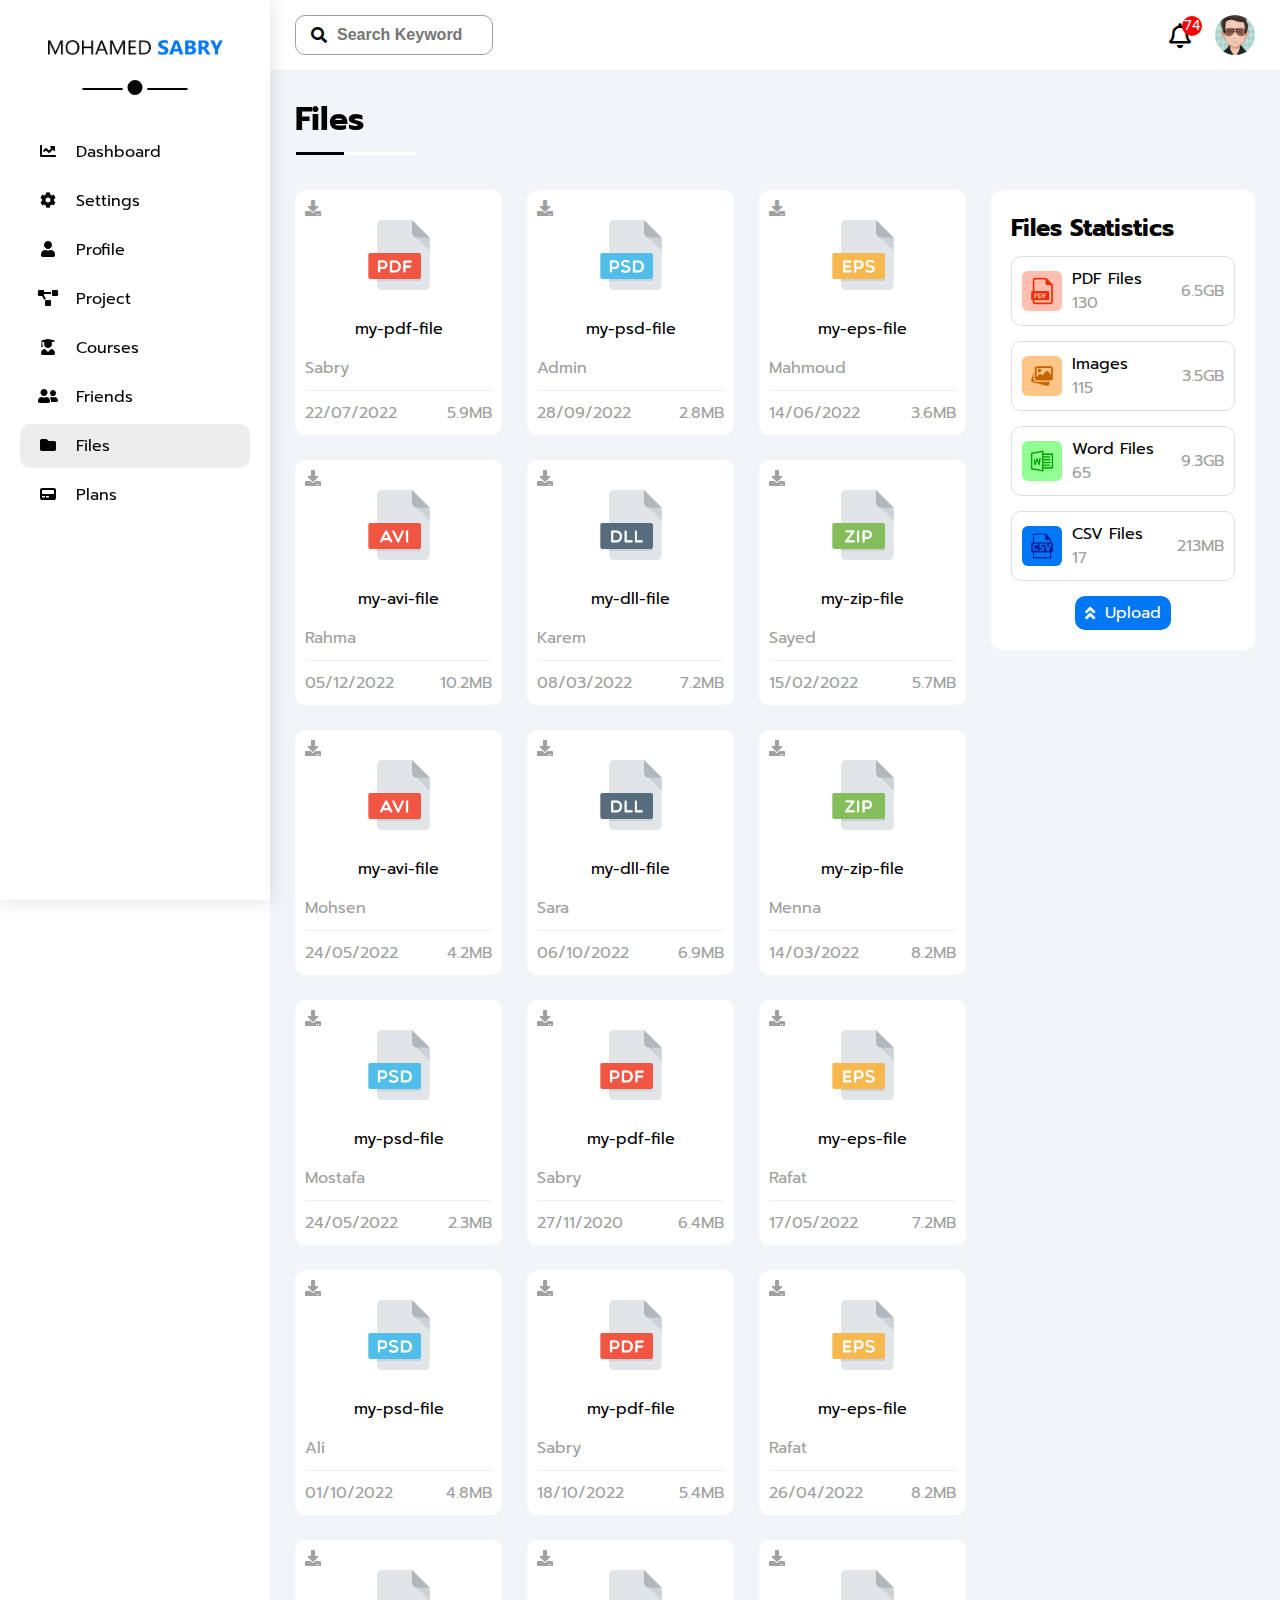
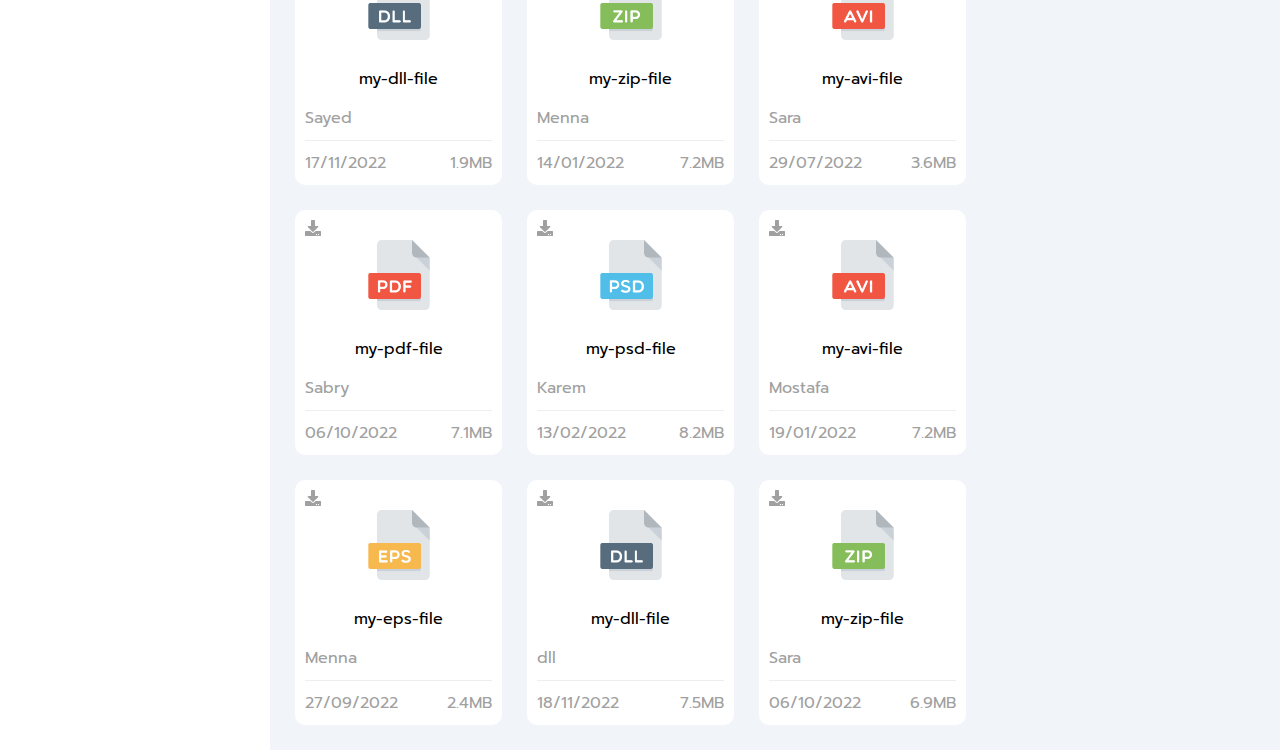
<file: files.html>
<!DOCTYPE html>
<html lang="en">

<head>
  <meta charset="UTF-8">
  <meta http-equiv="X-UA-Compatible" content="IE=edge">
  <meta name="viewport" content="width=device-width, initial-scale=1.0">
  <meta name="description" content="official dashboard">
  <title>Dashboard</title>
  <!-- ========== Main Icon ========== -->
  <link rel="icon" href="https://cdn-icons-png.flaticon.com/512/1828/1828533.png">
  <!-- ========== Font Awesome File ========== -->
  <link rel="stylesheet" href="CSS/all.min.css">
  <!-- ========== My Framework ========== -->
  <link rel="stylesheet" href="CSS/framework.css">
  <!-- ========== Basic Rules ========== -->
  <link rel="stylesheet" href="CSS/Basics.css">
  <!-- ========== Main Style File ========== -->
  <link rel="stylesheet" href="CSS/files.css">
  <!-- ========== Google Fonts ========== -->
  <link rel="preconnect" href="https://fonts.googleapis.com">
  <link rel="preconnect" href="https://fonts.gstatic.com" crossorigin>
  <link href="https://fonts.googleapis.com/css2?family=Prompt:ital,wght@0,100;0,
              200;0,400;0,600;0,800;0,900;1,100;1,400;1,600&display=swap" rel="stylesheet">
</head>

<body>
  <aside>
    <div class="logo"></div>
    <div class="links-and-lang">
      <ul class="links">
        <li>
          <a href="index.html">
            <i class="fas fa-chart-line icon"></i>
            <span>Dashboard</span>
          </a>
        </li>
        <li>
          <a href="settings.html">
            <i class="fas fa-cog icon"></i>
            <span>Settings</span>
          </a>
        </li>
        <li>
          <a href="profile.html">
            <i class="fas fa-user icon"></i>
            <span>Profile</span>
          </a>
        </li>
        <li>
          <a href="project.html">
            <i class="fas fa-project-diagram icon"></i>
            <span>Project</span>
          </a>
        </li>
        <li>
          <a href="academy.html">
            <i class="fas fa-user-graduate icon"></i>
            <span>Courses</span>
          </a>
        </li>
        <li>
          <a href="friends.html">
            <i class="fas fa-user-friends icon"></i>
            <span>Friends</span>
          </a>
        </li>
        <li>
          <a href="files.html" class="active">
            <i class="fas fa-folder icon"></i>
            <span>Files</span>
          </a>
        </li>
        <li>
          <a href="plans.html">
            <i class="fas fa-pager icon"></i>
            <span>Plans</span>
          </a>
        </li>
      </ul>
    </div>
  </aside>
  <header>
    <form action="">
      <i class="fas fa-search"></i>
      <input type="search" placeholder="Search Keyword">
    </form>
    <div class="profile-and-notification">
      <div class="notification">
        <i class="far fa-bell icon">
          <ul class="news-bar">
            <div class="title">
              <h2>notifications</h2>
              <i class="fas fa-ellipsis-v icon">
                <ul class="options">
                  <li>Mark it as read</li>
                  <li>Remove all notice</li>
                </ul>
              </i>
            </div>
            <li class="news">
              <div class="img">
                <img src="imags/avatar-01.png" alt="">
              </div>
              <div class="info">
                <h4>Mohamed Sabry expressed his admiration for Professor Osama Mohamed</h4>
                <span>12:30 PM</span>
              </div>
            </li>
            <li class="news active">
              <div class="img">
                <img src="imags/avatar-02.png" alt="">
              </div>
              <div class="info">
                <h4>Osama Elzero shared your post</h4>
                <span>09:28 PM</span>
              </div>
            </li>
            <li class="news">
              <div class="img">
                <img src="imags/avatar-03.png" alt="">
              </div>
              <div class="info">
                <h4>Osama Mohamed reaction to your post</h4>
                <span>04:36 AM</span>
              </div>
            </li>
            <li class="news active">
              <div class="img">
                <img src="imags/avatar-04.png" alt="">
              </div>
              <div class="info">
                <h4>Elzero Add New Vadio</h4>
                <span>07:46 PM</span>
              </div>
            </li>
            <li class="news active">
              <div class="img">
                <img src="imags/avatar-05.png" alt="">
              </div>
              <div class="info">
                <h4>Mohamed Sabry deleted your comment</h4>
                <span>02:59 AM</span>
              </div>
            </li>
            <li class="news">
              <div class="img">
                <img src="imags/avatar-01.png" alt="">
              </div>
              <div class="info">
                <h4>Karam Mahmoud comment has been removed because it violates the laws</h4>
                <span>12:30 PM</span>
              </div>
            </li>
            <li class="news">
              <div class="img">
                <img src="imags/avatar-02.png" alt="">
              </div>
              <div class="info">
                <h4>Please update your post</h4>
                <span>09:28 PM</span>
              </div>
            </li>
            <li class="news active">
              <div class="img">
                <img src="imags/avatar-03.png" alt="">
              </div>
              <div class="info">
                <h4>Abu Trika requested permission to publish his article</h4>
                <span>04:36 AM</span>
              </div>
            </li>
            <li class="news">
              <div class="img">
                <img src="imags/avatar-04.png" alt="">
              </div>
              <div class="info">
                <h4>Please take a look at customer designs</h4>
                <span>07:46 PM</span>
              </div>
            </li>
            <li class="news">
              <div class="img">
                <img src="imags/avatar-05.png" alt="">
              </div>
              <div class="info">
                <h4>Your site's performance is smoother than before</h4>
                <span>02:59 AM</span>
              </div>
            </li>
          </ul>
        </i>
      </div>
      <a href="profile.html" class="profile">
        <img src="imags/avatar-06.png" alt="">
      </a>
    </div>
  </header>
  <main class="content">
    <h1 class="main-title">Files</h1>
    <div class="layout">
      <div class="Files grid-three">
        <div class="box box-pad box-bg-white">
          <i class="fas fa-download icon txt-gray"></i>
          <div class="name txt-center">
            <img src="imags/pdf.png" alt="">
            <span class="span-block">my-pdf-file</span>
          </div>
          <span class="span-block txt-gray uesr">Sabry</span>
          <div class="date flex flex-jus-bet txt-gray">
            <span class="span-block">22/07/2022</span>
            <span class="span-block">5.9MB</span>
          </div>
        </div>
        <div class="box box-pad box-bg-white">
          <i class="fas fa-download icon txt-gray"></i>
          <div class="name txt-center">
            <img src="imags/psd.png" alt="">
            <span class="span-block">my-psd-file</span>
          </div>
          <span class="span-block txt-gray uesr">Admin</span>
          <div class="date flex flex-jus-bet txt-gray">
            <span class="span-block">28/09/2022</span>
            <span class="span-block">2.8MB</span>
          </div>
        </div>
        <div class="box box-pad box-bg-white">
          <i class="fas fa-download icon txt-gray"></i>
          <div class="name txt-center">
            <img src="imags/eps.png" alt="">
            <span class="span-block">my-eps-file</span>
          </div>
          <span class="span-block txt-gray uesr">Mahmoud</span>
          <div class="date flex flex-jus-bet txt-gray">
            <span class="span-block">14/06/2022</span>
            <span class="span-block">3.6MB</span>
          </div>
        </div>
        <div class="box box-pad box-bg-white">
          <i class="fas fa-download icon txt-gray"></i>
          <div class="name txt-center">
            <img src="imags/avi.png" alt="">
            <span class="span-block">my-avi-file</span>
          </div>
          <span class="span-block txt-gray uesr">Rahma</span>
          <div class="date flex flex-jus-bet txt-gray">
            <span class="span-block">05/12/2022</span>
            <span class="span-block">10.2MB</span>
          </div>
        </div>
        <div class="box box-pad box-bg-white">
          <i class="fas fa-download icon txt-gray"></i>
          <div class="name txt-center">
            <img src="imags/dll.png" alt="">
            <span class="span-block">my-dll-file</span>
          </div>
          <span class="span-block txt-gray uesr">Karem</span>
          <div class="date flex flex-jus-bet txt-gray">
            <span class="span-block">08/03/2022</span>
            <span class="span-block">7.2MB</span>
          </div>
        </div>
        <div class="box box-pad box-bg-white">
          <i class="fas fa-download icon txt-gray"></i>
          <div class="name txt-center">
            <img src="imags/zip.png" alt="">
            <span class="span-block">my-zip-file</span>
          </div>
          <span class="span-block txt-gray uesr">Sayed</span>
          <div class="date flex flex-jus-bet txt-gray">
            <span class="span-block">15/02/2022</span>
            <span class="span-block">5.7MB</span>
          </div>
        </div>
        <div class="box box-pad box-bg-white">
          <i class="fas fa-download icon txt-gray"></i>
          <div class="name txt-center">
            <img src="imags/avi.png" alt="">
            <span class="span-block">my-avi-file</span>
          </div>
          <span class="span-block txt-gray uesr">Mohsen</span>
          <div class="date flex flex-jus-bet txt-gray">
            <span class="span-block">24/05/2022</span>
            <span class="span-block">4.2MB</span>
          </div>
        </div>
        <div class="box box-pad box-bg-white">
          <i class="fas fa-download icon txt-gray"></i>
          <div class="name txt-center">
            <img src="imags/dll.png" alt="">
            <span class="span-block">my-dll-file</span>
          </div>
          <span class="span-block txt-gray uesr">Sara</span>
          <div class="date flex flex-jus-bet txt-gray">
            <span class="span-block">06/10/2022</span>
            <span class="span-block">6.9MB</span>
          </div>
        </div>
        <div class="box box-pad box-bg-white">
          <i class="fas fa-download icon txt-gray"></i>
          <div class="name txt-center">
            <img src="imags/zip.png" alt="">
            <span class="span-block">my-zip-file</span>
          </div>
          <span class="span-block txt-gray uesr">Menna</span>
          <div class="date flex flex-jus-bet txt-gray">
            <span class="span-block">14/03/2022</span>
            <span class="span-block">8.2MB</span>
          </div>
        </div>
        <div class="box box-pad box-bg-white">
          <i class="fas fa-download icon txt-gray"></i>
          <div class="name txt-center">
            <img src="imags/psd.png" alt="">
            <span class="span-block">my-psd-file</span>
          </div>
          <span class="span-block txt-gray uesr">Mostafa</span>
          <div class="date flex flex-jus-bet txt-gray">
            <span class="span-block">24/05/2022</span>
            <span class="span-block">2.3MB</span>
          </div>
        </div>
        <div class="box box-pad box-bg-white">
          <i class="fas fa-download icon txt-gray"></i>
          <div class="name txt-center">
            <img src="imags/pdf.png" alt="">
            <span class="span-block">my-pdf-file</span>
          </div>
          <span class="span-block txt-gray uesr">Sabry</span>
          <div class="date flex flex-jus-bet txt-gray">
            <span class="span-block">27/11/2020</span>
            <span class="span-block">6.4MB</span>
          </div>
        </div>
        <div class="box box-pad box-bg-white">
          <i class="fas fa-download icon txt-gray"></i>
          <div class="name txt-center">
            <img src="imags/eps.png" alt="">
            <span class="span-block">my-eps-file</span>
          </div>
          <span class="span-block txt-gray uesr">Rafat</span>
          <div class="date flex flex-jus-bet txt-gray">
            <span class="span-block">17/05/2022</span>
            <span class="span-block">7.2MB</span>
          </div>
        </div>
        <div class="box box-pad box-bg-white">
          <i class="fas fa-download icon txt-gray"></i>
          <div class="name txt-center">
            <img src="imags/psd.png" alt="">
            <span class="span-block">my-psd-file</span>
          </div>
          <span class="span-block txt-gray uesr">Ali</span>
          <div class="date flex flex-jus-bet txt-gray">
            <span class="span-block">01/10/2022</span>
            <span class="span-block">4.8MB</span>
          </div>
        </div>
        <div class="box box-pad box-bg-white">
          <i class="fas fa-download icon txt-gray"></i>
          <div class="name txt-center">
            <img src="imags/pdf.png" alt="">
            <span class="span-block">my-pdf-file</span>
          </div>
          <span class="span-block txt-gray uesr">Sabry</span>
          <div class="date flex flex-jus-bet txt-gray">
            <span class="span-block">18/10/2022</span>
            <span class="span-block">5.4MB</span>
          </div>
        </div>
        <div class="box box-pad box-bg-white">
          <i class="fas fa-download icon txt-gray"></i>
          <div class="name txt-center">
            <img src="imags/eps.png" alt="">
            <span class="span-block">my-eps-file</span>
          </div>
          <span class="span-block txt-gray uesr">Rafat</span>
          <div class="date flex flex-jus-bet txt-gray">
            <span class="span-block">26/04/2022</span>
            <span class="span-block">8.2MB</span>
          </div>
        </div>
        <div class="box box-pad box-bg-white">
          <i class="fas fa-download icon txt-gray"></i>
          <div class="name txt-center">
            <img src="imags/dll.png" alt="">
            <span class="span-block">my-dll-file</span>
          </div>
          <span class="span-block txt-gray uesr">Sayed</span>
          <div class="date flex flex-jus-bet txt-gray">
            <span class="span-block">17/11/2022</span>
            <span class="span-block">1.9MB</span>
          </div>
        </div>
        <div class="box box-pad box-bg-white">
          <i class="fas fa-download icon txt-gray"></i>
          <div class="name txt-center">
            <img src="imags/zip.png" alt="">
            <span class="span-block">my-zip-file</span>
          </div>
          <span class="span-block txt-gray uesr">Menna</span>
          <div class="date flex flex-jus-bet txt-gray">
            <span class="span-block">14/01/2022</span>
            <span class="span-block">7.2MB</span>
          </div>
        </div>
        <div class="box box-pad box-bg-white">
          <i class="fas fa-download icon txt-gray"></i>
          <div class="name txt-center">
            <img src="imags/avi.png" alt="">
            <span class="span-block">my-avi-file</span>
          </div>
          <span class="span-block txt-gray uesr">Sara</span>
          <div class="date flex flex-jus-bet txt-gray">
            <span class="span-block">29/07/2022</span>
            <span class="span-block">3.6MB</span>
          </div>
        </div>
        <div class="box box-pad box-bg-white">
          <i class="fas fa-download icon txt-gray"></i>
          <div class="name txt-center">
            <img src="imags/pdf.png" alt="">
            <span class="span-block">my-pdf-file</span>
          </div>
          <span class="span-block txt-gray uesr">Sabry</span>
          <div class="date flex flex-jus-bet txt-gray">
            <span class="span-block">06/10/2022</span>
            <span class="span-block">7.1MB</span>
          </div>
        </div>
        <div class="box box-pad box-bg-white">
          <i class="fas fa-download icon txt-gray"></i>
          <div class="name txt-center">
            <img src="imags/psd.png" alt="">
            <span class="span-block">my-psd-file</span>
          </div>
          <span class="span-block txt-gray uesr">Karem</span>
          <div class="date flex flex-jus-bet txt-gray">
            <span class="span-block">13/02/2022</span>
            <span class="span-block">8.2MB</span>
          </div>
        </div>
        <div class="box box-pad box-bg-white">
          <i class="fas fa-download icon txt-gray"></i>
          <div class="name txt-center">
            <img src="imags/avi.png" alt="">
            <span class="span-block">my-avi-file</span>
          </div>
          <span class="span-block txt-gray uesr">Mostafa</span>
          <div class="date flex flex-jus-bet txt-gray">
            <span class="span-block">19/01/2022</span>
            <span class="span-block">7.2MB</span>
          </div>
        </div>
        <div class="box box-pad box-bg-white">
          <i class="fas fa-download icon txt-gray"></i>
          <div class="name txt-center">
            <img src="imags/eps.png" alt="">
            <span class="span-block">my-eps-file</span>
          </div>
          <span class="span-block txt-gray uesr">Menna</span>
          <div class="date flex flex-jus-bet txt-gray">
            <span class="span-block">27/09/2022</span>
            <span class="span-block">2.4MB</span>
          </div>
        </div>
        <div class="box box-pad box-bg-white">
          <i class="fas fa-download icon txt-gray"></i>
          <div class="name txt-center">
            <img src="imags/dll.png" alt="">
            <span class="span-block">my-dll-file</span>
          </div>
          <span class="span-block txt-gray uesr">dll</span>
          <div class="date flex flex-jus-bet txt-gray">
            <span class="span-block">18/11/2022</span>
            <span class="span-block">7.5MB</span>
          </div>
        </div>
        <div class="box box-pad box-bg-white">
          <i class="fas fa-download icon txt-gray"></i>
          <div class="name txt-center">
            <img src="imags/zip.png" alt="">
            <span class="span-block">my-zip-file</span>
          </div>
          <span class="span-block txt-gray uesr">Sara</span>
          <div class="date flex flex-jus-bet txt-gray">
            <span class="span-block">06/10/2022</span>
            <span class="span-block">6.9MB</span>
          </div>
        </div>
      </div>
      <!-- ============= -->
      <div class="box-fixed box-pad box-bg-white">
        <h2>Files Statistics</h2>
        <div class="icon-and-size flex flex-jus-bet">
          <div class="icon flex">
            <img src="imags/pdf-icon.png" alt="">
            <div class="number">
              <span class="span-block">PDF Files</span>
              <span class="span-block txt-gray">130</span>
            </div>
          </div>
          <span class="span-block txt-gray">6.5GB</span>
        </div>
        <div class="icon-and-size flex flex-jus-bet">
          <div class="icon flex">
            <img src="imags/Images-icon.png" alt="">
            <div class="number">
              <span class="span-block">Images</span>
              <span class="span-block txt-gray">115</span>
            </div>
          </div>
          <span class="span-block txt-gray">3.5GB</span>
        </div>
        <div class="icon-and-size flex flex-jus-bet">
          <div class="icon flex">
            <img src="imags/word-iconn.png" alt="">
            <div class="number">
              <span class="span-block">Word Files</span>
              <span class="span-block txt-gray">65</span>
            </div>
          </div>
          <span class="span-block txt-gray">9.3GB</span>
        </div>
        <div class="icon-and-size flex flex-jus-bet">
          <div class="icon flex">
            <img src="imags/CSV-icon.png" alt="">
            <div class="number">
              <span class="span-block">CSV Files</span>
              <span class="span-block txt-gray">17</span>
            </div>
          </div>
          <span class="span-block txt-gray">213MB</span>
        </div>
        <div class="buttom btn bg-main-color flex c-white">
          <i class="fas fa-angle-double-up"></i>
          <span>Upload</span>
        </div>
      </div>
    </div>
  </main>
</body>

</html>
</file>
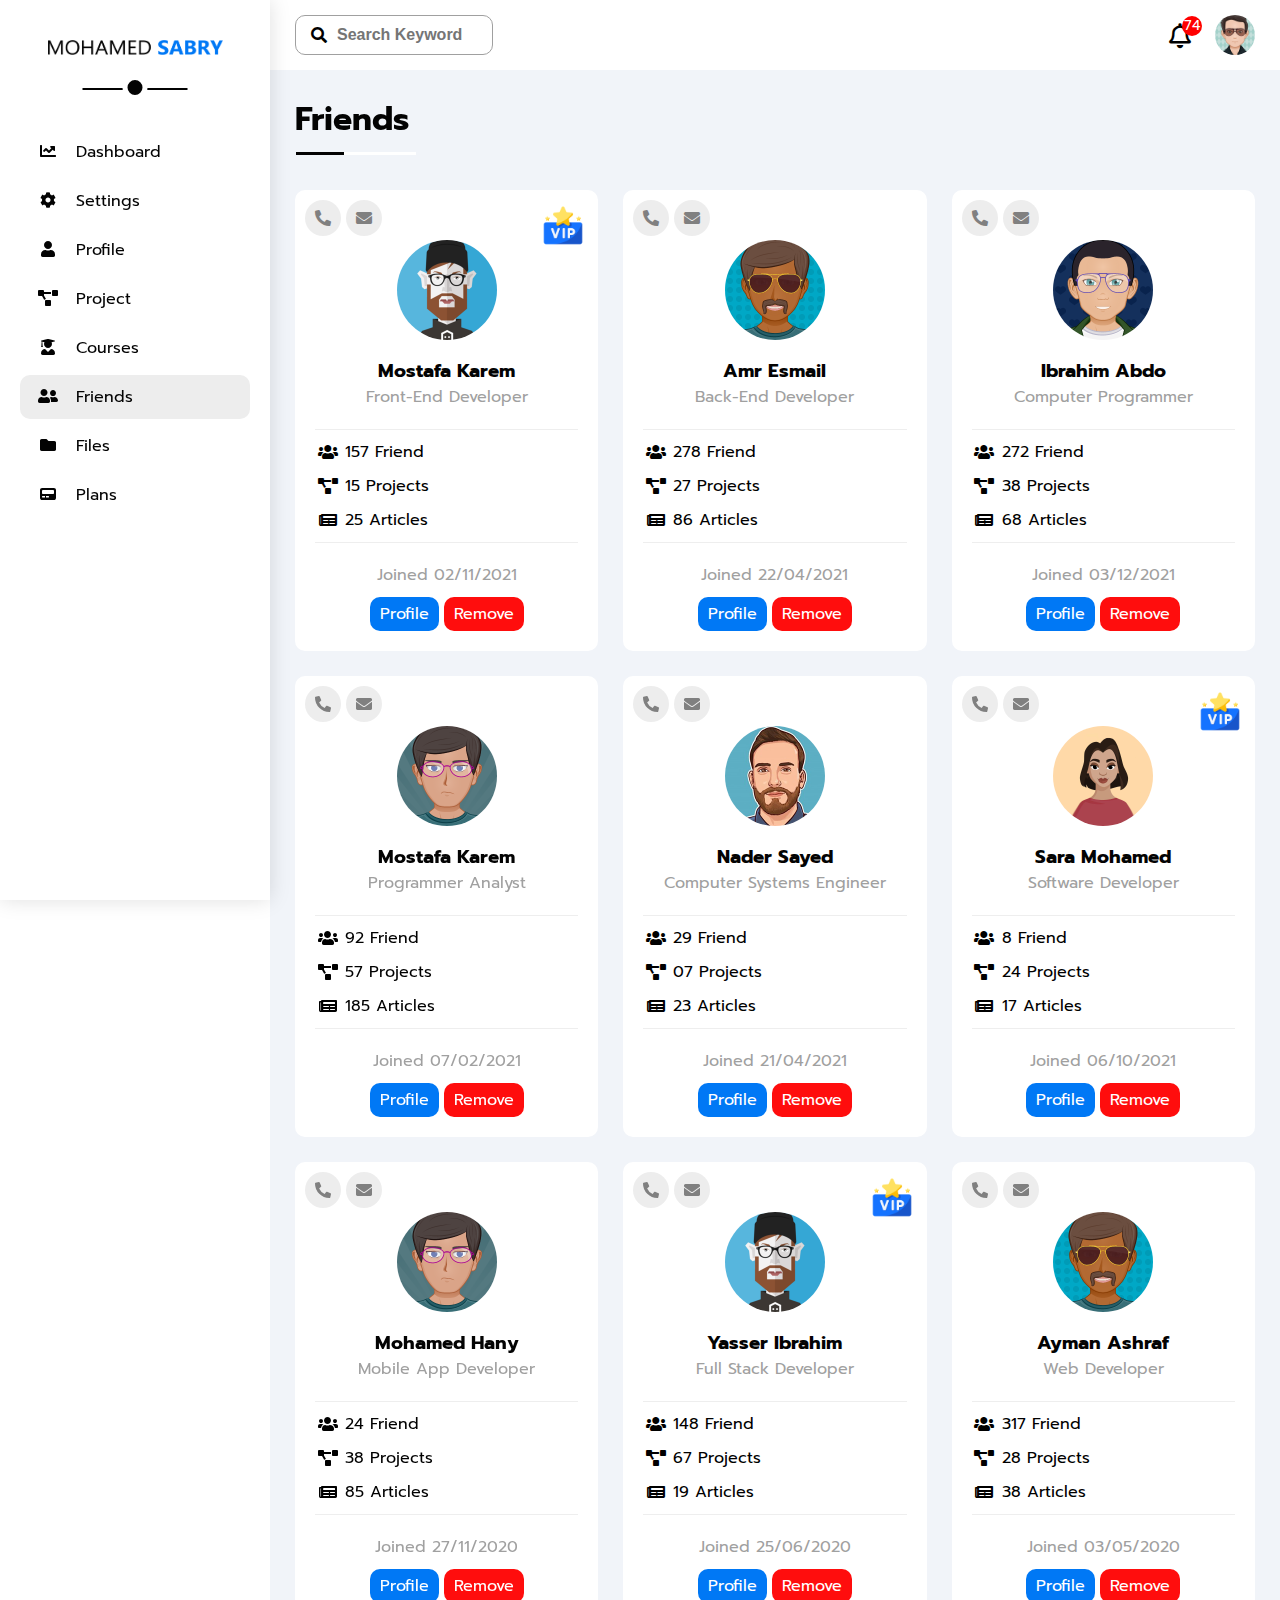
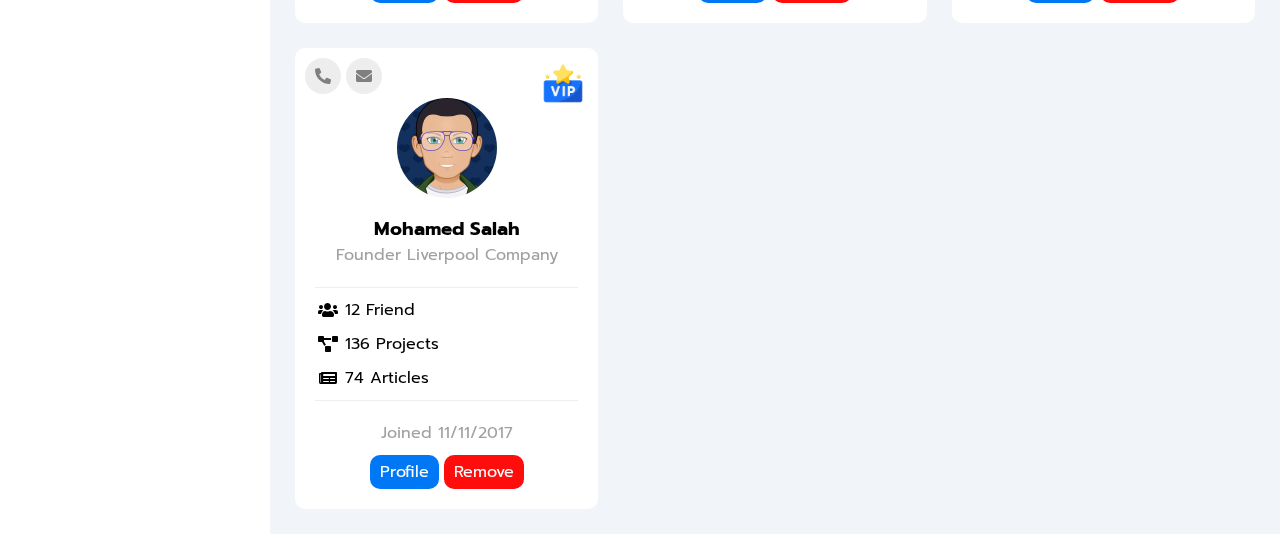
<file: friends.html>
<!DOCTYPE html>
<html lang="en">

<head>
  <meta charset="UTF-8">
  <meta http-equiv="X-UA-Compatible" content="IE=edge">
  <meta name="viewport" content="width=device-width, initial-scale=1.0">
  <meta name="description" content="official dashboard">
  <title>Dashboard</title>
  <!-- ========== Main Icon ========== -->
  <link rel="icon" href="https://cdn-icons-png.flaticon.com/512/1828/1828533.png">
  <!-- ========== Font Awesome File ========== -->
  <link rel="stylesheet" href="CSS/all.min.css">
  <!-- ========== My Framework ========== -->
  <link rel="stylesheet" href="CSS/framework.css">
  <!-- ========== Basic Rules ========== -->
  <link rel="stylesheet" href="CSS/Basics.css">
  <!-- ========== Main Style File ========== -->
  <link rel="stylesheet" href="CSS/friends.css">
  <!-- ========== Google Fonts ========== -->
  <link rel="preconnect" href="https://fonts.googleapis.com">
  <link rel="preconnect" href="https://fonts.gstatic.com" crossorigin>
  <link href="https://fonts.googleapis.com/css2?family=Prompt:ital,wght@0,100;0,
              200;0,400;0,600;0,800;0,900;1,100;1,400;1,600&display=swap" rel="stylesheet">
</head>

<body>
  <aside>
    <div class="logo"></div>
    <div class="links-and-lang">
      <ul class="links">
        <li>
          <a href="index.html">
            <i class="fas fa-chart-line icon"></i>
            <span>Dashboard</span>
          </a>
        </li>
        <li>
          <a href="settings.html">
            <i class="fas fa-cog icon"></i>
            <span>Settings</span>
          </a>
        </li>
        <li>
          <a href="profile.html">
            <i class="fas fa-user icon"></i>
            <span>Profile</span>
          </a>
        </li>
        <li>
          <a href="project.html">
            <i class="fas fa-project-diagram icon"></i>
            <span>Project</span>
          </a>
        </li>
        <li>
          <a href="academy.html">
            <i class="fas fa-user-graduate icon"></i>
            <span>Courses</span>
          </a>
        </li>
        <li>
          <a href="friends.html" class="active">
            <i class="fas fa-user-friends icon"></i>
            <span>Friends</span>
          </a>
        </li>
        <li>
          <a href="files.html">
            <i class="fas fa-folder icon"></i>
            <span>Files</span>
          </a>
        </li>
        <li>
          <a href="plans.html">
            <i class="fas fa-pager icon"></i>
            <span>Plans</span>
          </a>
        </li>
      </ul>
    </div>
  </aside>
  <header>
    <form action="">
      <i class="fas fa-search"></i>
      <input type="search" placeholder="Search Keyword">
    </form>
    <div class="profile-and-notification">
      <div class="notification">
        <i class="far fa-bell icon">
          <ul class="news-bar">
            <div class="title">
              <h2>notifications</h2>
              <i class="fas fa-ellipsis-v icon">
                <ul class="options">
                  <li>Mark it as read</li>
                  <li>Remove all notice</li>
                </ul>
              </i>
            </div>
            <li class="news">
              <div class="img">
                <img src="imags/avatar-01.png" alt="">
              </div>
              <div class="info">
                <h4>Mohamed Sabry expressed his admiration for Professor Osama Mohamed</h4>
                <span>12:30 PM</span>
              </div>
            </li>
            <li class="news active">
              <div class="img">
                <img src="imags/avatar-02.png" alt="">
              </div>
              <div class="info">
                <h4>Osama Elzero shared your post</h4>
                <span>09:28 PM</span>
              </div>
            </li>
            <li class="news">
              <div class="img">
                <img src="imags/avatar-03.png" alt="">
              </div>
              <div class="info">
                <h4>Osama Mohamed reaction to your post</h4>
                <span>04:36 AM</span>
              </div>
            </li>
            <li class="news active">
              <div class="img">
                <img src="imags/avatar-04.png" alt="">
              </div>
              <div class="info">
                <h4>Elzero Add New Vadio</h4>
                <span>07:46 PM</span>
              </div>
            </li>
            <li class="news active">
              <div class="img">
                <img src="imags/avatar-05.png" alt="">
              </div>
              <div class="info">
                <h4>Mohamed Sabry deleted your comment</h4>
                <span>02:59 AM</span>
              </div>
            </li>
            <li class="news">
              <div class="img">
                <img src="imags/avatar-01.png" alt="">
              </div>
              <div class="info">
                <h4>Karam Mahmoud comment has been removed because it violates the laws</h4>
                <span>12:30 PM</span>
              </div>
            </li>
            <li class="news">
              <div class="img">
                <img src="imags/avatar-02.png" alt="">
              </div>
              <div class="info">
                <h4>Please update your post</h4>
                <span>09:28 PM</span>
              </div>
            </li>
            <li class="news active">
              <div class="img">
                <img src="imags/avatar-03.png" alt="">
              </div>
              <div class="info">
                <h4>Abu Trika requested permission to publish his article</h4>
                <span>04:36 AM</span>
              </div>
            </li>
            <li class="news">
              <div class="img">
                <img src="imags/avatar-04.png" alt="">
              </div>
              <div class="info">
                <h4>Please take a look at customer designs</h4>
                <span>07:46 PM</span>
              </div>
            </li>
            <li class="news">
              <div class="img">
                <img src="imags/avatar-05.png" alt="">
              </div>
              <div class="info">
                <h4>Your site's performance is smoother than before</h4>
                <span>02:59 AM</span>
              </div>
            </li>
          </ul>
        </i>
      </div>
      <a href="profile.html" class="profile">
        <img src="imags/avatar-06.png" alt="">
      </a>
    </div>
  </header>
  <main class="content">
    <h1 class="main-title">Friends</h1>
    <div class="grid-two">
      <div class="box box-pad box-bg-white">
        <div class="contact flex">
          <i class="fas fa-phone-alt bg-gray-color icon"></i>
          <i class="fas fa-envelope bg-gray-color icon"></i>
        </div>
        <img class="vip" src="imags/vip-card.png" alt="">
        <div class="photo-name txt-center">
          <img src="imags/avatar-01.png" alt="">
          <h3>Mostafa Karem</h3>
          <p>Front-End Developer</p>
        </div>
        <div class="del">
          <div class="part flex gap-5">
            <span>
              <i class="fas fa-users icon"></i>
            </span>
            <span>157 Friend</span>
          </div>
          <div class="part flex gap-5">
            <span>
              <i class="fas fa-project-diagram icon"></i>
            </span>
            <span>15 Projects</span>
          </div>
          <div class="part flex gap-5">
            <span>
              <i class="fas fa-newspaper icon"></i>
            </span>
            <span>25 Articles</span>
          </div>
        </div>
        <div class="date flex flex-jus-bet gap-10">
          <span class="txt-gray">Joined 02/11/2021</span>
          <div class="buttoms flex gap-5">
            <span class="btn bg-main-color c-white">Profile</span>
            <span class="btn bg-red-color c-white">Remove</span>
          </div>
        </div>
      </div>
      <div class="box box-pad box-bg-white">
        <div class="contact flex">
          <i class="fas fa-phone-alt bg-gray-color icon"></i>
          <i class="fas fa-envelope bg-gray-color icon"></i>
        </div>
        <div class="photo-name txt-center">
          <img src="imags/avatar-02.png" alt="">
          <h3>Amr Esmail</h3>
          <p>Back-End Developer</p>
        </div>
        <div class="del">
          <div class="part flex gap-5">
            <span>
              <i class="fas fa-users icon"></i>
            </span>
            <span>278 Friend</span>
          </div>
          <div class="part flex gap-5">
            <span>
              <i class="fas fa-project-diagram icon"></i>
            </span>
            <span>27 Projects</span>
          </div>
          <div class="part flex gap-5">
            <span>
              <i class="fas fa-newspaper icon"></i>
            </span>
            <span>86 Articles</span>
          </div>
        </div>
        <div class="date flex flex-jus-bet gap-10">
          <span class="txt-gray">Joined 22/04/2021</span>
          <div class="buttoms flex gap-5">
            <span class="btn bg-main-color c-white">Profile</span>
            <span class="btn bg-red-color c-white">Remove</span>
          </div>
        </div>
      </div>
      <div class="box box-pad box-bg-white">
        <div class="contact flex">
          <i class="fas fa-phone-alt bg-gray-color icon"></i>
          <i class="fas fa-envelope bg-gray-color icon"></i>
        </div>
        <div class="photo-name txt-center">
          <img src="imags/avatar-03.png" alt="">
          <h3>Ibrahim Abdo</h3>
          <p>Computer Programmer</p>
        </div>
        <div class="del">
          <div class="part flex gap-5">
            <span>
              <i class="fas fa-users icon"></i>
            </span>
            <span>272 Friend</span>
          </div>
          <div class="part flex gap-5">
            <span>
              <i class="fas fa-project-diagram icon"></i>
            </span>
            <span>38 Projects</span>
          </div>
          <div class="part flex gap-5">
            <span>
              <i class="fas fa-newspaper icon"></i>
            </span>
            <span>68 Articles</span>
          </div>
        </div>
        <div class="date flex flex-jus-bet gap-10">
          <span class="txt-gray">Joined 03/12/2021</span>
          <div class="buttoms flex gap-5">
            <span class="btn bg-main-color c-white">Profile</span>
            <span class="btn bg-red-color c-white">Remove</span>
          </div>
        </div>
      </div>
      <div class="box box-pad box-bg-white">
        <div class="contact flex">
          <i class="fas fa-phone-alt bg-gray-color icon"></i>
          <i class="fas fa-envelope bg-gray-color icon"></i>
        </div>
        <div class="photo-name txt-center">
          <img src="imags/avatar-04.png" alt="">
          <h3>Mostafa Karem</h3>
          <p>Programmer Analyst</p>
        </div>
        <div class="del">
          <div class="part flex gap-5">
            <span>
              <i class="fas fa-users icon"></i>
            </span>
            <span>92 Friend</span>
          </div>
          <div class="part flex gap-5">
            <span>
              <i class="fas fa-project-diagram icon"></i>
            </span>
            <span>57 Projects</span>
          </div>
          <div class="part flex gap-5">
            <span>
              <i class="fas fa-newspaper icon"></i>
            </span>
            <span>185 Articles</span>
          </div>
        </div>
        <div class="date flex flex-jus-bet gap-10">
          <span class="txt-gray">Joined 07/02/2021</span>
          <div class="buttoms flex gap-5">
            <span class="btn bg-main-color c-white">Profile</span>
            <span class="btn bg-red-color c-white">Remove</span>
          </div>
        </div>
      </div>
      <div class="box box-pad box-bg-white">
        <div class="contact flex">
          <i class="fas fa-phone-alt bg-gray-color icon"></i>
          <i class="fas fa-envelope bg-gray-color icon"></i>
        </div>
        <div class="photo-name txt-center">
          <img src="imags/avatar-05.png" alt="">
          <h3>Nader Sayed</h3>
          <p>Computer Systems Engineer</p>
        </div>
        <div class="del">
          <div class="part flex gap-5">
            <span>
              <i class="fas fa-users icon"></i>
            </span>
            <span>29 Friend</span>
          </div>
          <div class="part flex gap-5">
            <span>
              <i class="fas fa-project-diagram icon"></i>
            </span>
            <span>07 Projects</span>
          </div>
          <div class="part flex gap-5">
            <span>
              <i class="fas fa-newspaper icon"></i>
            </span>
            <span>23 Articles</span>
          </div>
        </div>
        <div class="date flex flex-jus-bet gap-10">
          <span class="txt-gray">Joined 21/04/2021</span>
          <div class="buttoms flex gap-5">
            <span class="btn bg-main-color c-white">Profile</span>
            <span class="btn bg-red-color c-white">Remove</span>
          </div>
        </div>
      </div>
      <div class="box box-pad box-bg-white">
        <div class="contact flex">
          <i class="fas fa-phone-alt bg-gray-color icon"></i>
          <i class="fas fa-envelope bg-gray-color icon"></i>
        </div>
        <img class="vip" src="imags/vip-card.png" alt="">
        <div class="photo-name txt-center">
          <img src="imags/avatar-07.jpg" alt="">
          <h3>Sara Mohamed</h3>
          <p>Software Developer</p>
        </div>
        <div class="del">
          <div class="part flex gap-5">
            <span>
              <i class="fas fa-users icon"></i>
            </span>
            <span>8 Friend</span>
          </div>
          <div class="part flex gap-5">
            <span>
              <i class="fas fa-project-diagram icon"></i>
            </span>
            <span>24 Projects</span>
          </div>
          <div class="part flex gap-5">
            <span>
              <i class="fas fa-newspaper icon"></i>
            </span>
            <span>17 Articles</span>
          </div>
        </div>
        <div class="date flex flex-jus-bet gap-10">
          <span class="txt-gray">Joined 06/10/2021</span>
          <div class="buttoms flex gap-5">
            <span class="btn bg-main-color c-white">Profile</span>
            <span class="btn bg-red-color c-white">Remove</span>
          </div>
        </div>
      </div>
      <div class="box box-pad box-bg-white">
        <div class="contact flex">
          <i class="fas fa-phone-alt bg-gray-color icon"></i>
          <i class="fas fa-envelope bg-gray-color icon"></i>
        </div>
        <div class="photo-name txt-center">
          <img src="imags/avatar-04.png" alt="">
          <h3>Mohamed Hany</h3>
          <p>Mobile App Developer</p>
        </div>
        <div class="del">
          <div class="part flex gap-5">
            <span>
              <i class="fas fa-users icon"></i>
            </span>
            <span>24 Friend</span>
          </div>
          <div class="part flex gap-5">
            <span>
              <i class="fas fa-project-diagram icon"></i>
            </span>
            <span>38 Projects</span>
          </div>
          <div class="part flex gap-5">
            <span>
              <i class="fas fa-newspaper icon"></i>
            </span>
            <span>85 Articles</span>
          </div>
        </div>
        <div class="date flex flex-jus-bet gap-10">
          <span class="txt-gray">Joined 27/11/2020</span>
          <div class="buttoms flex gap-5">
            <span class="btn bg-main-color c-white">Profile</span>
            <span class="btn bg-red-color c-white">Remove</span>
          </div>
        </div>
      </div>
      <div class="box box-pad box-bg-white">
        <div class="contact flex">
          <i class="fas fa-phone-alt bg-gray-color icon"></i>
          <i class="fas fa-envelope bg-gray-color icon"></i>
        </div>
        <img class="vip" src="imags/vip-card.png" alt="">
        <div class="photo-name txt-center">
          <img src="imags/avatar-01.png" alt="">
          <h3>Yasser Ibrahim</h3>
          <p>Full Stack Developer</p>
        </div>
        <div class="del">
          <div class="part flex gap-5">
            <span>
              <i class="fas fa-users icon"></i>
            </span>
            <span>148 Friend</span>
          </div>
          <div class="part flex gap-5">
            <span>
              <i class="fas fa-project-diagram icon"></i>
            </span>
            <span>67 Projects</span>
          </div>
          <div class="part flex gap-5">
            <span>
              <i class="fas fa-newspaper icon"></i>
            </span>
            <span>19 Articles</span>
          </div>
        </div>
        <div class="date flex flex-jus-bet gap-10">
          <span class="txt-gray">Joined 25/06/2020</span>
          <div class="buttoms flex gap-5">
            <span class="btn bg-main-color c-white">Profile</span>
            <span class="btn bg-red-color c-white">Remove</span>
          </div>
        </div>
      </div>
      <div class="box box-pad box-bg-white">
        <div class="contact flex">
          <i class="fas fa-phone-alt bg-gray-color icon"></i>
          <i class="fas fa-envelope bg-gray-color icon"></i>
        </div>
        <div class="photo-name txt-center">
          <img src="imags/avatar-02.png" alt="">
          <h3>Ayman Ashraf</h3>
          <p>Web Developer</p>
        </div>
        <div class="del">
          <div class="part flex gap-5">
            <span>
              <i class="fas fa-users icon"></i>
            </span>
            <span>317 Friend</span>
          </div>
          <div class="part flex gap-5">
            <span>
              <i class="fas fa-project-diagram icon"></i>
            </span>
            <span>28 Projects</span>
          </div>
          <div class="part flex gap-5">
            <span>
              <i class="fas fa-newspaper icon"></i>
            </span>
            <span>38 Articles</span>
          </div>
        </div>
        <div class="date flex flex-jus-bet gap-10">
          <span class="txt-gray">Joined 03/05/2020</span>
          <div class="buttoms flex gap-5">
            <span class="btn bg-main-color c-white">Profile</span>
            <span class="btn bg-red-color c-white">Remove</span>
          </div>
        </div>
      </div>
      <div class="box box-pad box-bg-white">
        <div class="contact flex">
          <i class="fas fa-phone-alt bg-gray-color icon"></i>
          <i class="fas fa-envelope bg-gray-color icon"></i>
        </div>
        <img class="vip" src="imags/vip-card.png" alt="">
        <div class="photo-name txt-center">
          <img src="imags/avatar-03.png" alt="">
          <h3>Mohamed Salah</h3>
          <p>Founder Liverpool Company</p>
        </div>
        <div class="del">
          <div class="part flex gap-5">
            <span>
              <i class="fas fa-users icon"></i>
            </span>
            <span>12 Friend</span>
          </div>
          <div class="part flex gap-5">
            <span>
              <i class="fas fa-project-diagram icon"></i>
            </span>
            <span>136 Projects</span>
          </div>
          <div class="part flex gap-5">
            <span>
              <i class="fas fa-newspaper icon"></i>
            </span>
            <span>74 Articles</span>
          </div>
        </div>
        <div class="date flex flex-jus-bet gap-10">
          <span class="txt-gray">Joined 11/11/2017</span>
          <div class="buttoms flex gap-5">
            <span class="btn bg-main-color c-white">Profile</span>
            <span class="btn bg-red-color c-white">Remove</span>
          </div>
        </div>
      </div>
    </div>
  </main>
</body>

</html>
</file>
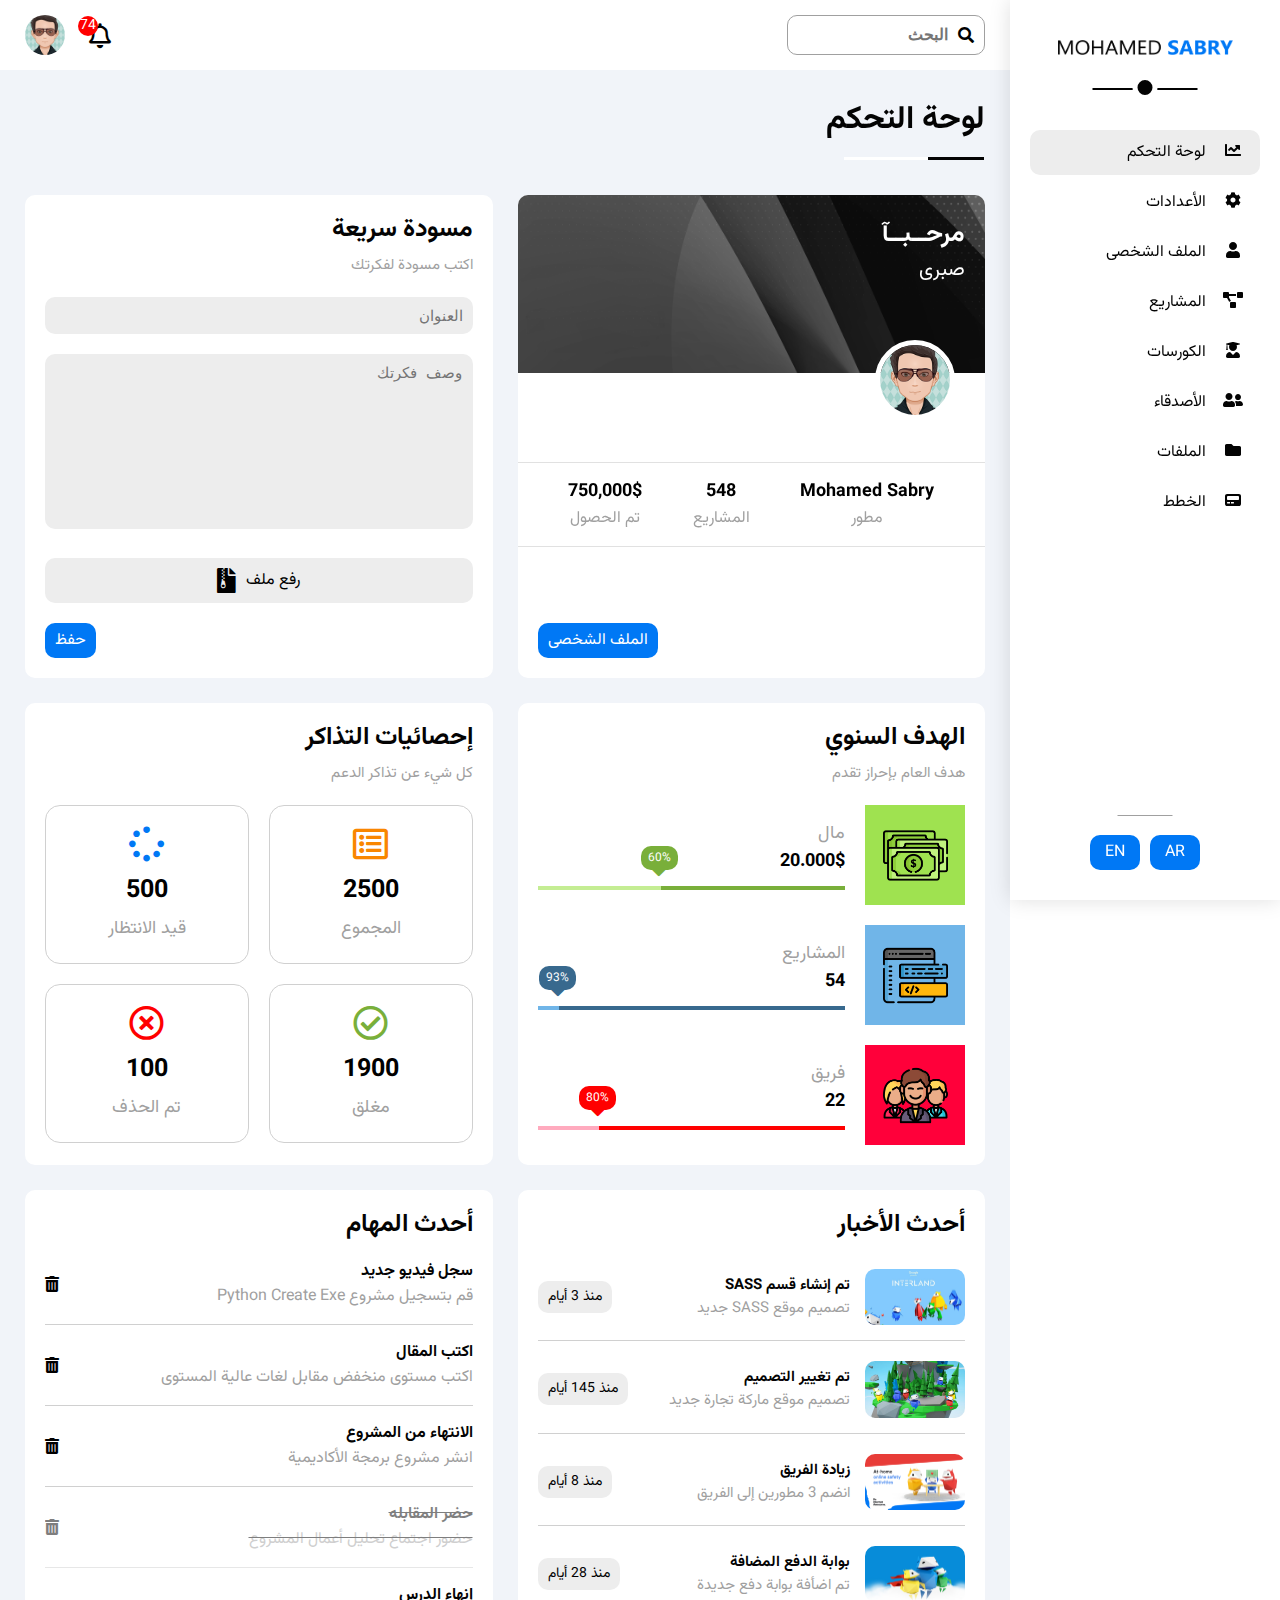
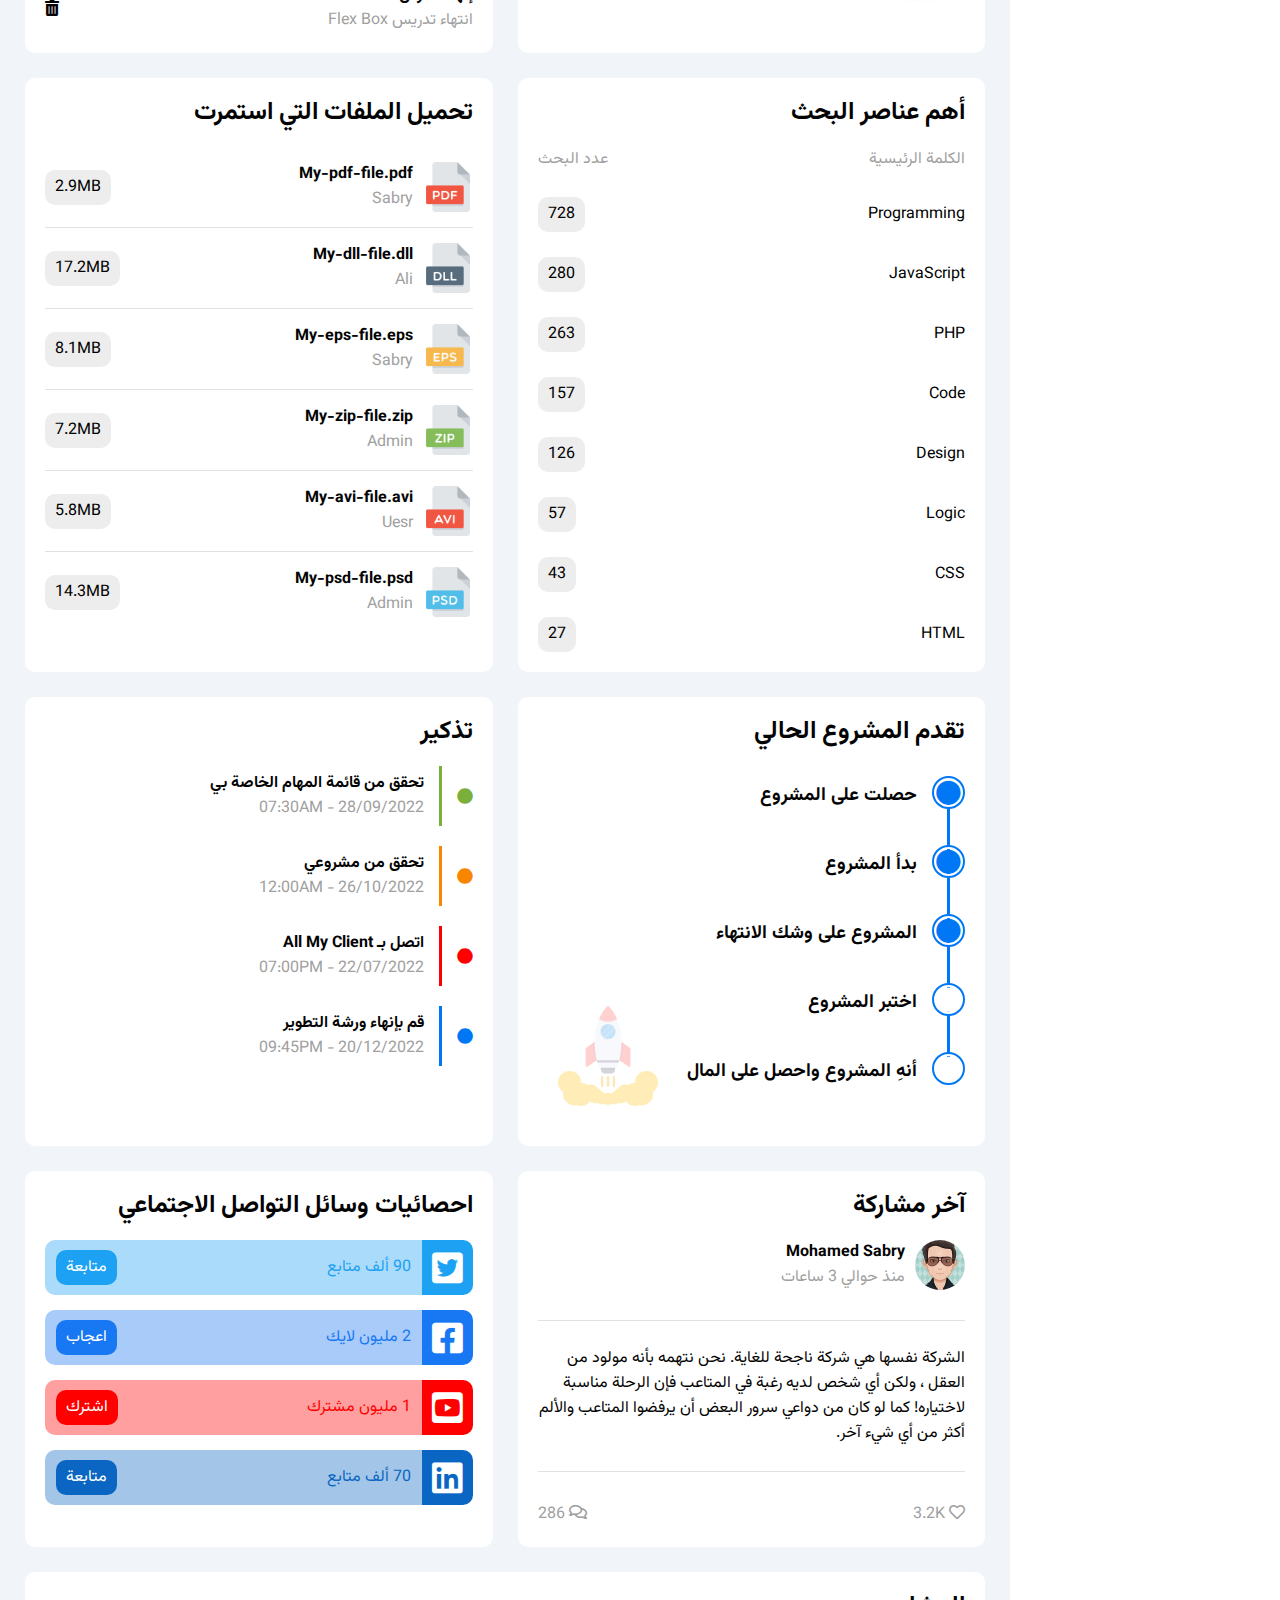
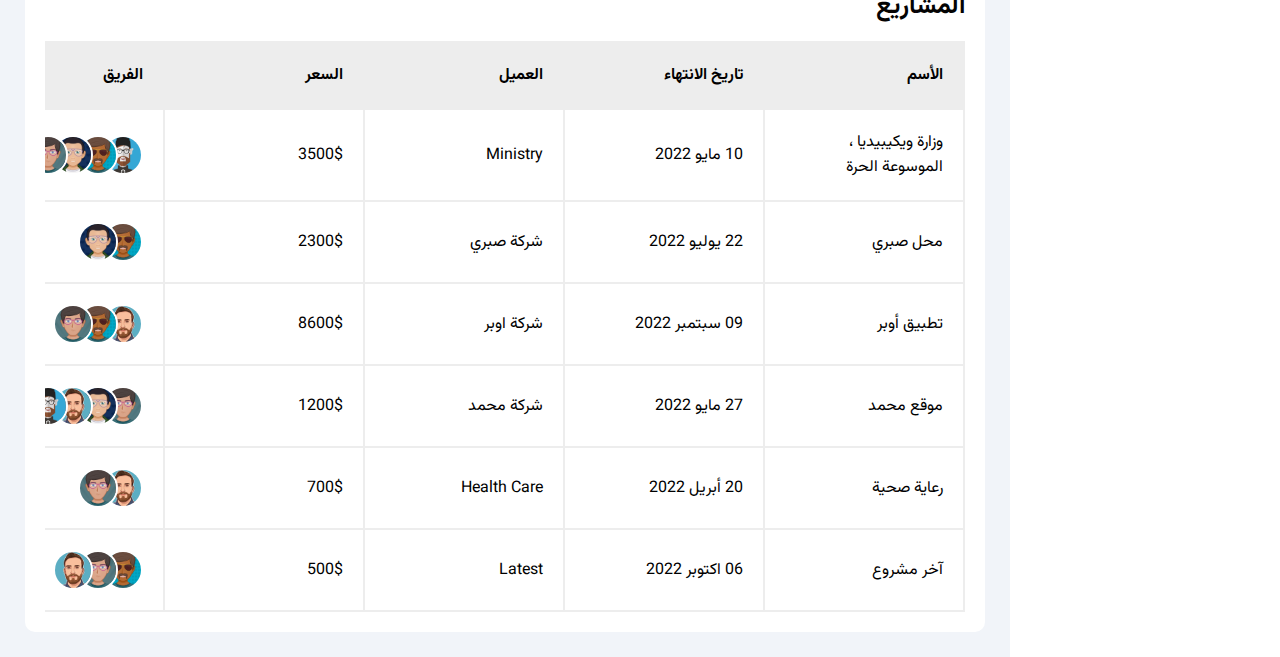
<file: index.rtl.html>
<!DOCTYPE html>
<html lang="ar">

<head>
  <meta charset="UTF-8">
  <meta http-equiv="X-UA-Compatible" content="IE=edge">
  <meta name="viewport" content="width=device-width, initial-scale=1.0">
  <meta name="description" content="official dashboard">
  <title>Dashboard</title>
  <!-- ========== Main Icon ========== -->
  <link rel="icon" href="https://cdn-icons-png.flaticon.com/512/1828/1828533.png">
  <!-- ========== Font Awesome File ========== -->
  <link rel="stylesheet" href="CSS/all.min.css">
  <!-- ========== My Framework ========== -->
  <link rel="stylesheet" href="CSS/framework.css">
  <!-- ========== Basic Rules ========== -->
  <link rel="stylesheet" href="CSS/Basics.rtl.css">
  <!-- ========== Main Style File ========== -->
  <link rel="stylesheet" href="CSS/main.rtl.css">
  <!-- ========== Google Fonts ========== -->
  <link rel="preconnect" href="https://fonts.googleapis.com">
  <link rel="preconnect" href="https://fonts.gstatic.com" crossorigin>
  <link href="https://fonts.googleapis.com/css2?family=Vazirmatn:wght@100;300;400;600;900&display=swap"
    rel="stylesheet">
</head>

<body>
  <aside>
    <div class="logo"></div>
    <div class="links-and-lang">
      <ul class="links">
        <li>
          <a href="index.html" class="active">
            <i class="fas fa-chart-line icon"></i>
            <span>لوحة التحكم</span>
          </a>
        </li>
        <li>
          <a href="settings.html">
            <i class="fas fa-cog icon"></i>
            <span>الأعدادات</span>
          </a>
        </li>
        <li>
          <a href="profile.html">
            <i class="fas fa-user icon"></i>
            <span>الملف الشخصى</span>
          </a>
        </li>
        <li>
          <a href="project.html">
            <i class="fas fa-project-diagram icon"></i>
            <span>المشاريع</span>
          </a>
        </li>
        <li>
          <a href="academy.html">
            <i class="fas fa-user-graduate icon"></i>
            <span>الكورسات</span>
          </a>
        </li>
        <li>
          <a href="friends.html">
            <i class="fas fa-user-friends icon"></i>
            <span>الأصدقاء</span>
          </a>
        </li>
        <li>
          <a href="files.html">
            <i class="fas fa-folder icon"></i>
            <span>الملفات</span>
          </a>
        </li>
        <li>
          <a href="plans.html">
            <i class="fas fa-pager icon"></i>
            <span>الخطط</span>
          </a>
        </li>
      </ul>
      <div class="lang">
        <a href="index.rtl.html" class="btn c-white bg-main-color">AR</a>
        <a href="index.html" class="btn c-white bg-main-color">EN</a>
      </div>
    </div>
  </aside>
  <header>
    <form action="">
      <i class="fas fa-search"></i>
      <input type="search" placeholder="البحث">
    </form>
    <div class="profile-and-notification">
      <div class="notification">
        <i class="far fa-bell icon">
          <ul class="news-bar">
            <div class="title">
              <h2>الأشعارات</h2>
              <i class="fas fa-ellipsis-v icon">
                <ul class="options">
                  <li>تميز الكل كامقروءه</li>
                  <li>مسح جميع الأشعارات</li>
                </ul>
              </i>
            </div>
            <li class="news">
              <div class="img">
                <img src="imags/avatar-01.png" alt="">
              </div>
              <div class="info">
                <h4>محمد صبري أبدى إعجابه بالبروفيسور أسامة محمد</h4>
                <span>12:30 صباحآ</span>
              </div>
            </li>
            <li class="news active">
              <div class="img">
                <img src="imags/avatar-02.png" alt="">
              </div>
              <div class="info">
                <h4>شارك أسامة الزيرو منشورك</h4>
                <span>09:28 صباحآ</span>
              </div>
            </li>
            <li class="news">
              <div class="img">
                <img src="imags/avatar-03.png" alt="">
              </div>
              <div class="info">
                <h4>تفاعل أسامة محمد مع منشورك</h4>
                <span>04:36 مساءآ</span>
              </div>
            </li>
            <li class="news active">
              <div class="img">
                <img src="imags/avatar-04.png" alt="">
              </div>
              <div class="info">
                <h4>قام الزيرو بأضافة فيديو جديد</h4>
                <span>07:46 صباحآ</span>
              </div>
            </li>
            <li class="news active">
              <div class="img">
                <img src="imags/avatar-05.png" alt="">
              </div>
              <div class="info">
                <h4>قام محمد صبرى بحذف تعليقك</h4>
                <span>02:59 مساءآ</span>
              </div>
            </li>
            <li class="news">
              <div class="img">
                <img src="imags/avatar-01.png" alt="">
              </div>
              <div class="info">
                <h4>تم حذف تعليق كرم محمود لأنه يخالف القوانين</h4>
                <span>12:30 صباحآ</span>
              </div>
            </li>
            <li class="news">
              <div class="img">
                <img src="imags/avatar-02.png" alt="">
              </div>
              <div class="info">
                <h4>يرجى تحديث منشورك</h4>
                <span>09:28 صباحآ</span>
              </div>
            </li>
            <li class="news active">
              <div class="img">
                <img src="imags/avatar-03.png" alt="">
              </div>
              <div class="info">
                <h4>طلب أبو تريكة الإذن بنشر مقالته</h4>
                <span>04:36 مساءآ</span>
              </div>
            </li>
            <li class="news">
              <div class="img">
                <img src="imags/avatar-04.png" alt="">
              </div>
              <div class="info">
                <h4>يرجى إلقاء نظرة على تصميمات العملاء</h4>
                <span>07:46 صباحآ</span>
              </div>
            </li>
            <li class="news">
              <div class="img">
                <img src="imags/avatar-05.png" alt="">
              </div>
              <div class="info">
                <h4>أصبح أداء موقعك أكثر سلاسة من ذي قبل</h4>
                <span>02:59 مساءآ</span>
              </div>
            </li>
          </ul>
        </i>
      </div>
      <a href="profile.html" class="profile">
        <img src="imags/avatar-06.png" alt="">
      </a>
    </div>
  </header>
  <main class="content">
    <h1 class="main-title-rtl">لوحة التحكم</h1>
    <div class="statistics main-grid">
      <!-- Start Profile Section -->
      <section class="profile box-bg-white">
        <div class="title">
          <h1>مرحــبــآ</h1>
          <p>صبرى</p>
        </div>
        <div class="cover">
          <img src="imags/cover.png" alt="">
        </div>
        <div class="profile-pic">
          <img src="imags/avatar-06.png" alt="">
        </div>
        <div class="numbers">
          <div class="name">
            <span class="one">Mohamed Sabry</span>
            <span class="two">مطور</span>
          </div>
          <div class="project">
            <span class="one">548</span>
            <span class="two">المشاريع</span>
          </div>
          <div class="earned">
            <span class="one">750,000$</span>
            <span class="two">تم الحصول</span>
          </div>
        </div>
        <div class="buttom">
          <a href="profile.html" class="btn c-white bg-main-color">الملف الشخصى</a>
        </div>
      </section>
      <!-- End Profile Section -->
      <!-- Start Draft Section -->
      <section class="draft box-bg-white box-pad">
        <div class="title">
          <h1 class="tit">مسودة سريعة</h1>
          <p class="p-siz">اكتب مسودة لفكرتك</p>
        </div>
        <div class="inputs">
          <input type="text" placeholder="العنوان">
          <textarea style="resize: none;" placeholder="وصف فكرتك"></textarea>
          <input type="file" id="file">
          <label for="file" id="file" class="flex">
            رفع ملف
            <i class="fas fa-file-archive icon"></i>
          </label>
        </div>
        <div class="btn-end">
          <a href="#" class="btn c-white bg-main-color">حفظ</a>
        </div>
      </section>
      <!-- End Draft Section  -->
      <!-- Start Target Section -->
      <section class="target box-bg-white box-pad">
        <div class="title">
          <h1 class="tit">الهدف السنوي</h1>
          <p class="p-siz">هدف العام بإحراز تقدم</p>
        </div>
        <div class="money flex">
          <div class="icon flex">
            <img src="imags/dollars.png" alt="">
          </div>
          <div class="info">
            <span class="title span-block">مال</span>
            <span class="number span-block">20.000$</span>
            <div class="line">
              <span style="width: 60%;">
                <div>60%</div>
              </span>
            </div>
          </div>
        </div>
        <div class="projects flex">
          <div class="icon flex">
            <img src="imags/coding.png" alt="">
          </div>
          <div class="info">
            <span class="title span-block">المشاريع</span>
            <span class="number span-block">54</span>
            <div class="line">
              <span style="width: 93%;">
                <div>93%</div>
              </span>
            </div>
          </div>
        </div>
        <div class="team flex">
          <div class="icon flex">
            <img src="imags/man.png" alt="">
          </div>
          <div class="info">
            <span class="title span-block">فريق</span>
            <span class="number span-block">22</span>
            <div class="line">
              <span style="width: 80%;">
                <div>80%</div>
              </span>
            </div>
          </div>
        </div>
      </section>
      <!-- End Target Section -->
      <!-- Start Tickets Section -->
      <section class="tickets box-bg-white box-pad">
        <div class="title">
          <h1 class="tit">إحصائيات التذاكر</h1>
          <p class="p-siz">كل شيء عن تذاكر الدعم</p>
        </div>
        <div class="group">
          <div class="box one">
            <i class="far fa-list-alt icon"></i>
            <span class="span-block number">2500</span>
            <span class="span-block name">المجموع</span>
          </div>
          <div class="box two">
            <i class="fas fa-spinner icon"></i>
            <span class="span-block number">500</span>
            <span class="span-block name">قيد الانتظار</span>
          </div>
          <div class="box three">
            <i class="far fa-check-circle icon"></i>
            <span class="span-block number">1900</span>
            <span class="span-block name">مغلق</span>
          </div>
          <div class="box four">
            <i class="far fa-times-circle icon"></i>
            <span class="span-block number">100</span>
            <span class="span-block name">تم الحذف</span>
          </div>
        </div>
      </section>
      <!-- End Tickets Section -->
      <!-- Start News Section -->
      <section class="news box-bg-white box-pad">
        <div class="title">
          <h1 class="tit tit-mrg-botm">أحدث الأخبار</h1>
        </div>
        <div class="group flex flex-jus-bet">
          <div class="post flex">
            <img src="imags/news_2.png" alt="">
            <div class="info">
              <h4>تم إنشاء قسم SASS</h4>
              <p>تصميم موقع SASS جديد</p>
            </div>
          </div>
          <div class="time btn">منذ 3 أيام</div>
        </div>
        <div class="group flex flex-jus-bet">
          <div class="post flex">
            <img src="imags/news_3.png" alt="">
            <div class="info">
              <h4>تم تغيير التصميم</h4>
              <p>تصميم موقع ماركة تجارة جديد</p>
            </div>
          </div>
          <div class="time btn">منذ 145 أيام</div>
        </div>
        <div class="group flex flex-jus-bet">
          <div class="post flex">
            <img src="imags/news_1.png" alt="">
            <div class="info">
              <h4>زيادة الفريق</h4>
              <p>انضم 3 مطورين إلى الفريق</p>
            </div>
          </div>
          <div class="time btn">منذ 8 أيام</div>
        </div>
        <div class="group flex flex-jus-bet">
          <div class="post flex">
            <img src="imags/news_4.png" alt="">
            <div class="info">
              <h4>بوابة الدفع المضافة</h4>
              <p>تم اضأفة بوابة دفع جديدة</p>
            </div>
          </div>
          <div class="time btn">منذ 28 أيام</div>
        </div>
      </section>
      <!-- End News Section -->
      <!-- Start Tasks Section -->
      <section class="tasks box-bg-white box-pad">
        <div class="title">
          <h1 class="tit">أحدث المهام</h1>
        </div>
        <div class="group flex flex-jus-bet">
          <div class="task">
            <h4>سجل فيديو جديد</h4>
            <p>قم بتسجيل مشروع Python Create Exe</p>
          </div>
          <i class="fas fa-trash-alt"></i>
        </div>
        <div class="group flex flex-jus-bet">
          <div class="task">
            <h4>اكتب المقال</h4>
            <p>اكتب مستوى منخفض مقابل لغات عالية المستوى</p>
          </div>
          <i class="fas fa-trash-alt"></i>
        </div>
        <div class="group flex flex-jus-bet">
          <div class="task">
            <h4>الانتهاء من المشروع</h4>
            <p>انشر مشروع برمجة الأكاديمية</p>
          </div>
          <i class="fas fa-trash-alt"></i>
        </div>
        <div class="group flex flex-jus-bet low-opacity">
          <div class="task del">
            <h4>حضر المقابله</h4>
            <p>حضور اجتماع تحليل أعمال المشروع</p>
          </div>
          <i class="fas fa-trash-alt"></i>
        </div>
        <div class="group flex flex-jus-bet">
          <div class="task">
            <h4>إنهاء الدرس</h4>
            <p>انتهاء تدريس Flex Box</p>
          </div>
          <i class="fas fa-trash-alt"></i>
        </div>
      </section>
      <!-- End Tasks Section -->
      <!-- Start Search Items Section -->
      <section class="search-items box-bg-white box-pad">
        <div class="title">
          <h1 class="tit tit-mrg-botm">أهم عناصر البحث</h1>
        </div>
        <div class="keyword flex flex-jus-bet">
          <span class="span-block">الكلمة الرئيسية</span>
          <span class="span-block">عدد البحث</span>
        </div>
        <ul class="list">
          <li class="flex flex-jus-bet">
            <span class="span-block">Programming</span>
            <span class="span-block btn bg-gray-color">728</span>
          </li>
          <li class="flex flex-jus-bet">
            <span class="span-block">JavaScript</span>
            <span class="span-block btn bg-gray-color">280</span>
          </li>
          <li class="flex flex-jus-bet">
            <span class="span-block">PHP</span>
            <span class="span-block btn bg-gray-color">263</span>
          </li>
          <li class="flex flex-jus-bet">
            <span class="span-block">Code</span>
            <span class="span-block btn bg-gray-color">157</span>
          </li>
          <li class="flex flex-jus-bet">
            <span class="span-block">Design</span>
            <span class="span-block btn bg-gray-color">126</span>
          </li>
          <li class="flex flex-jus-bet">
            <span class="span-block">Logic</span>
            <span class="span-block btn bg-gray-color">57</span>
          </li>
          <li class="flex flex-jus-bet">
            <span class="span-block">CSS</span>
            <span class="span-block btn bg-gray-color">43</span>
          </li>
          <li class="flex flex-jus-bet">
            <span class="span-block">HTML</span>
            <span class="span-block btn bg-gray-color">27</span>
          </li>
        </ul>
      </section>
      <!-- End Search Items Section -->
      <!-- Start Upload Files Section -->
      <section class="upload-files box-bg-white box-pad">
        <div class="title">
          <h1 class="tit tit-mrg-botm">تحميل الملفات التي استمرت</h1>
        </div>
        <ul class="group">
          <li class="flex flex-jus-bet">
            <div class="name flex">
              <img src="imags/pdf.png" alt="">
              <div class="info">
                <h4>My-pdf-file.pdf</h4>
                <p>Sabry</p>
              </div>
            </div>
            <div class="size">
              <span class="span-block btn bg-gray-color">2.9MB</span>
            </div>
          </li>
          <li class="flex flex-jus-bet">
            <div class="name flex">
              <img src="imags/dll.png" alt="">
              <div class="info">
                <h4>My-dll-file.dll</h4>
                <p>Ali</p>
              </div>
            </div>
            <div class="size">
              <span class="span-block btn bg-gray-color">17.2MB</span>
            </div>
          </li>
          <li class="flex flex-jus-bet">
            <div class="name flex">
              <img src="imags/eps.png" alt="">
              <div class="info">
                <h4>My-eps-file.eps</h4>
                <p>Sabry</p>
              </div>
            </div>
            <div class="size">
              <span class="span-block btn bg-gray-color">8.1MB</span>
            </div>
          </li>
          <li class="flex flex-jus-bet">
            <div class="name flex">
              <img src="imags/zip.png" alt="">
              <div class="info">
                <h4>My-zip-file.zip</h4>
                <p>Admin</p>
              </div>
            </div>
            <div class="size">
              <span class="span-block btn bg-gray-color">7.2MB</span>
            </div>
          </li>
          <li class="flex flex-jus-bet">
            <div class="name flex">
              <img src="imags/avi.png" alt="">
              <div class="info">
                <h4>My-avi-file.avi</h4>
                <p>Uesr</p>
              </div>
            </div>
            <div class="size">
              <span class="span-block btn bg-gray-color">5.8MB</span>
            </div>
          </li>
          <li class="flex flex-jus-bet">
            <div class="name flex">
              <img src="imags/psd.png" alt="">
              <div class="info">
                <h4>My-psd-file.psd</h4>
                <p>Admin</p>
              </div>
            </div>
            <div class="size">
              <span class="span-block btn bg-gray-color">14.3MB</span>
            </div>
          </li>
        </ul>
      </section>
      <!-- End Upload Files Section -->
      <!-- Start Curent Project Section -->
      <section class="project-progress box-bg-white box-pad">
        <div class="title">
          <h1 class="tit tit-mrg-botm">تقدم المشروع الحالي</h1>
        </div>
        <ul class="list">
          <li>
            <i class="fas fa-circle icon-color"></i>
            <h3>حصلت على المشروع</h3>
          </li>
          <li>
            <i class="fas fa-circle icon-color"></i>
            <h3>بدأ المشروع</h3>
          </li>
          <li>
            <i class="fas fa-circle icon-color"></i>
            <h3>المشروع على وشك الانتهاء</h3>
          </li>
          <li>
            <i class="fas fa-circle icon-white loading"></i>
            <h3>اختبر المشروع</h3>
          </li>
          <li>
            <i class="fas fa-circle icon-white"></i>
            <h3>أنهِ المشروع واحصل على المال</h3>
          </li>
        </ul>
      </section>
      <!-- End Curent Project Section -->
      <!-- Start Reminders Section -->
      <section class="reminders box-bg-white box-pad">
        <div class="title">
          <h1 class="tit tit-mrg-botm">تذكير</h1>
        </div>
        <ul class="list">
          <li class="flex">
            <i class="fas fa-circle icon"></i>
            <div class="info">
              <h4>تحقق من قائمة المهام الخاصة بي</h4>
              <p>28/09/2022 - 07:30AM</p>
            </div>
          </li>
          <li class="flex">
            <i class="fas fa-circle icon"></i>
            <div class="info">
              <h4>تحقق من مشروعي</h4>
              <p>26/10/2022 - 12:00AM</p>
            </div>
          </li>
          <li class="flex">
            <i class="fas fa-circle icon"></i>
            <div class="info">
              <h4>اتصل بـ All My Client</h4>
              <p>22/07/2022 - 07:00PM</p>
            </div>
          </li>
          <li class="flex">
            <i class="fas fa-circle icon"></i>
            <div class="info">
              <h4>قم بإنهاء ورشة التطوير</h4>
              <p>20/12/2022 - 09:45PM</p>
            </div>
          </li>
        </ul>
      </section>
      <!-- End Reminders Section -->
      <!-- Start Lasted Post Section -->
      <section class="lasted-post box-bg-white box-pad">
        <div class="title">
          <h1 class="tit tit-mrg-botm">آخر مشاركة</h1>
        </div>
        <div class="group flex-jus-bet">
          <div class="profile flex gap-10">
            <img src="imags/avatar-06.png" alt="">
            <div class="info">
              <h4>Mohamed Sabry</h4>
              <span class="span-block">منذ حوالي 3 ساعات</span>
            </div>
          </div>
          <p class="post">
            الشركة نفسها هي شركة ناجحة للغاية. نحن نتهمه بأنه مولود من العقل ، ولكن أي شخص لديه رغبة في المتاعب فإن
            الرحلة مناسبة
            لاختياره! كما لو كان من دواعي سرور البعض أن يرفضوا المتاعب والألم أكثر من أي شيء آخر.
          </p>
          <div class="likes-and-comments flex flex-jus-bet">
            <div class="liks">
              <span><i class="far fa-heart icon"></i></span>
              <span>3.2K</span>
            </div>
            <div class="comments">
              <span><i class="far fa-comments icon"></i></span>
              <span>286</span>
            </div>
          </div>
        </div>
      </section>
      <!-- End Lasted Post Section -->
      <!-- Start Social Media Section -->
      <section class="social-media box-bg-white box-pad">
        <div class="title">
          <h1 class="tit tit-mrg-botm">احصائيات وسائل التواصل الاجتماعي</h1>
        </div>
        <div class="group">
          <div class="link twitter flex">
            <i class="fab fa-twitter-square icon bg-twitter-color"></i>
            <div class="number flex-jus-bet flex">
              <span>90 ألف متابع</span>
              <span class="span-block btn bg-twitter-color">متابعة</span>
            </div>
          </div>
        </div>
        <div class="group">
          <div class="link facebook flex">
            <i class="fab fa-facebook-square icon bg-facebook-color"></i>
            <div class="number flex-jus-bet flex">
              <span>2 مليون لايك</span>
              <span class="span-block btn bg-facebook-color">اعجاب</span>
            </div>
          </div>
        </div>
        <div class="group">
          <div class="link youtube flex">
            <i class="fab fa-youtube-square icon bg-youtube-color"></i>
            <div class="number flex-jus-bet flex">
              <span>1 مليون مشترك</span>
              <span class="span-block btn bg-youtube-color">اشترك</span>
            </div>
          </div>
        </div>
        <div class="group">
          <div class="link linkedin flex">
            <i class="fab fa-linkedin icon bg-linkedin-color"></i>
            <div class="number flex-jus-bet flex">
              <span>70 ألف متابع</span>
              <span class="span-block btn bg-linkedin-color">متابعة</span>
            </div>
          </div>
        </div>
      </section>
      <!-- End Social Media Section -->
    </div>
    <!-- Start Table Section -->
    <div class="table box-bg-white box-pad">
      <div class="title">
        <h1 class="tit tit-mrg-botm">المشاريع</h1>
      </div>
      <div class="content">
        <table>
          <thead>
            <tr>
              <td>الأسم</td>
              <td>تاريخ الانتهاء</td>
              <td>العميل</td>
              <td>السعر</td>
              <td>الفريق</td>
              <td>الحالة</td>
            </tr>
          </thead>
          <tbody>
            <tr>
              <td>وزارة ويكيبيديا ، الموسوعة الحرة</td>
              <td>10 مايو 2022</td>
              <td>Ministry</td>
              <td>3500$</td>
              <td>
                <div class="img flex">
                  <img title="Open Profile" src="imags/avatar-01.png" class="circle-img z-1" alt="">
                  <img title="Open Profile" src="imags/avatar-02.png" class="circle-img z-2 img-marg-right" alt="">
                  <img title="Open Profile" src="imags/avatar-03.png" class="circle-img z-3 img-marg-right" alt="">
                  <img title="Open Profile" src="imags/avatar-04.png" class="circle-img z-4 img-marg-right" alt="">
                </div>
              </td>
              <td><span class="btn c-white bg-orange-color">قيد الانتظار</span></td>
            </tr>
            <tr>
              <td>محل صبري</td>
              <td>22 يوليو 2022</td>
              <td>شركة صبري</td>
              <td>2300$</td>
              <td>
                <div class="img flex">
                  <img title="Open Profile" src="imags/avatar-02.png" class="circle-img z-1" alt="">
                  <img title="Open Profile" src="imags/avatar-03.png" class="circle-img z-4 img-marg-right" alt="">
                </div>
              </td>
              <td><span class="btn c-white bg-facebook-color">في تَقَدم</span></td>
            </tr>
            <tr>
              <td>تطبيق أوبر</td>
              <td>09 سبتمبر 2022</td>
              <td>شركة اوبر</td>
              <td>8600$</td>
              <td>
                <div class="img flex">
                  <img title="Open Profile" src="imags/avatar-05.png" class="circle-img z-1" alt="">
                  <img title="Open Profile" src="imags/avatar-02.png" class="circle-img z-2 img-marg-right" alt="">
                  <img title="Open Profile" src="imags/avatar-04.png" class="circle-img z-4 img-marg-right" alt="">
                </div>
              </td>
              <td><span class="btn c-white bg-green-color">مكتمل</span></td>
            </tr>
            <tr>
              <td>موقع محمد</td>
              <td>27 مايو 2022</td>
              <td>شركة محمد</td>
              <td>1200$</td>
              <td>
                <div class="img flex">
                  <img title="Open Profile" src="imags/avatar-04.png" class="circle-img z-1" alt="">
                  <img title="Open Profile" src="imags/avatar-03.png" class="circle-img z-2 img-marg-right" alt="">
                  <img title="Open Profile" src="imags/avatar-05.png" class="circle-img z-3 img-marg-right" alt="">
                  <img title="Open Profile" src="imags/avatar-01.png" class="circle-img z-4 img-marg-right" alt="">
                </div>
              </td>
              <td><span class="btn c-white bg-green-color">مكتمل</span></td>
            </tr>
            <tr>
              <td>رعاية صحية</td>
              <td>20 أبريل 2022</td>
              <td>Health Care</td>
              <td>700$</td>
              <td>
                <div class="img flex">
                  <img title="Open Profile" src="imags/avatar-05.png" class="circle-img z-1" alt="">
                  <img title="Open Profile" src="imags/avatar-04.png" class="circle-img z-2 img-marg-right" alt="">
                </div>
              </td>
              <td><span class="btn c-white bg-red-color">مرفوض</span></td>
            </tr>
            <tr>
              <td>آخر مشروع</td>
              <td>06 اكتوبر 2022</td>
              <td>Latest</td>
              <td>500$</td>
              <td>
                <div class="img flex">
                  <img title="Open Profile" src="imags/avatar-02.png" class="circle-img z-1" alt="">
                  <img title="Open Profile" src="imags/avatar-04.png" class="circle-img z-2 img-marg-right" alt="">
                  <img title="Open Profile" src="imags/avatar-05.png" class="circle-img z-3 img-marg-right" alt="">
                </div>
              </td>
              <td><span class="btn c-white bg-green-color">مكتمل</span></td>
            </tr>
          </tbody>
        </table>
      </div>
    </div>
    <!-- End Table Section -->
  </main>
</body>

</html>
</file>
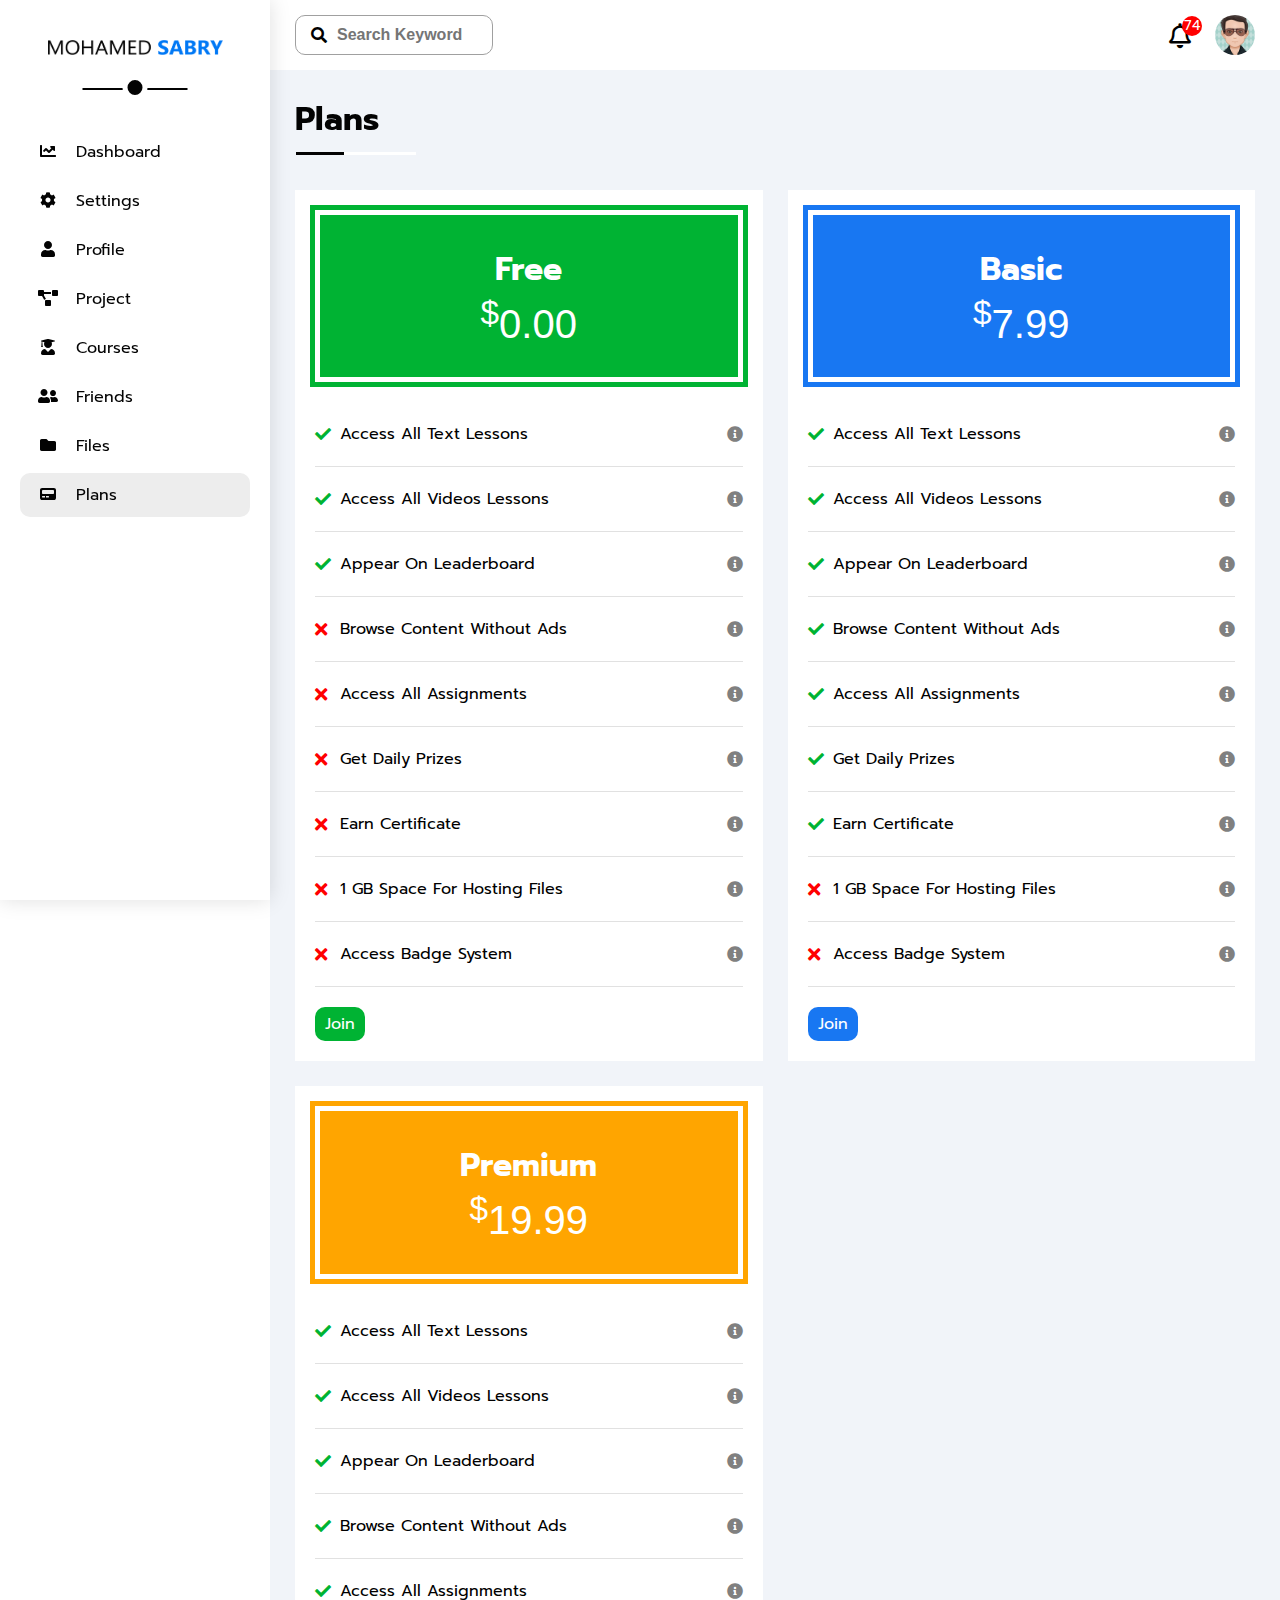
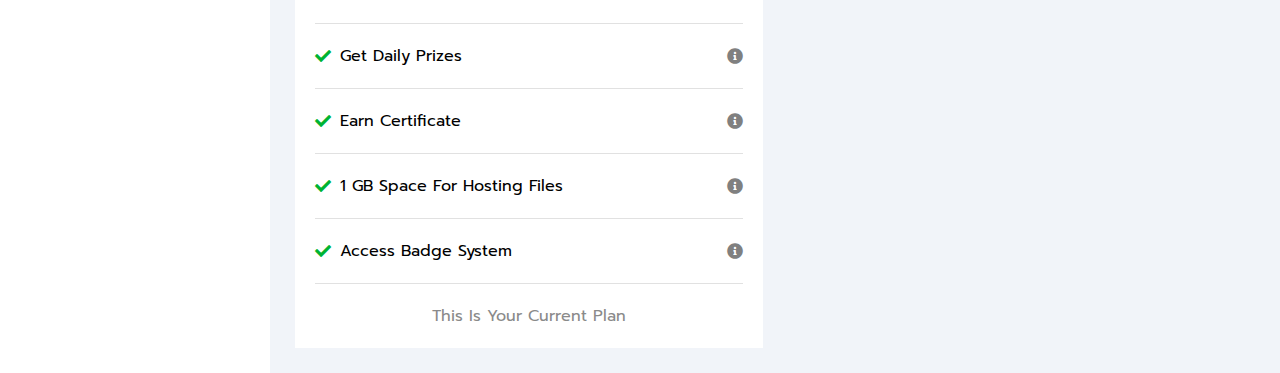
<file: plans.html>
<!DOCTYPE html>
<html lang="en">

<head>
  <meta charset="UTF-8">
  <meta http-equiv="X-UA-Compatible" content="IE=edge">
  <meta name="viewport" content="width=device-width, initial-scale=1.0">
  <meta name="description" content="official dashboard">
  <title>Dashboard</title>
  <!-- ========== Main Icon ========== -->
  <link rel="icon" href="https://cdn-icons-png.flaticon.com/512/1828/1828533.png">
  <!-- ========== Font Awesome File ========== -->
  <link rel="stylesheet" href="CSS/all.min.css">
  <!-- ========== My Framework ========== -->
  <link rel="stylesheet" href="CSS/framework.css">
  <!-- ========== Basic Rules ========== -->
  <link rel="stylesheet" href="CSS/Basics.css">
  <!-- ========== Main Style File ========== -->
  <link rel="stylesheet" href="CSS/plans.css">
  <!-- ========== Google Fonts ========== -->
  <link rel="preconnect" href="https://fonts.googleapis.com">
  <link rel="preconnect" href="https://fonts.gstatic.com" crossorigin>
  <link href="https://fonts.googleapis.com/css2?family=Prompt:ital,wght@0,100;0,
              200;0,400;0,600;0,800;0,900;1,100;1,400;1,600&display=swap" rel="stylesheet">
</head>

<body>
  <aside>
    <div class="logo"></div>
    <div class="links-and-lang">
      <ul class="links">
        <li>
          <a href="index.html">
            <i class="fas fa-chart-line icon"></i>
            <span>Dashboard</span>
          </a>
        </li>
        <li>
          <a href="settings.html">
            <i class="fas fa-cog icon"></i>
            <span>Settings</span>
          </a>
        </li>
        <li>
          <a href="profile.html">
            <i class="fas fa-user icon"></i>
            <span>Profile</span>
          </a>
        </li>
        <li>
          <a href="project.html">
            <i class="fas fa-project-diagram icon"></i>
            <span>Project</span>
          </a>
        </li>
        <li>
          <a href="academy.html">
            <i class="fas fa-user-graduate icon"></i>
            <span>Courses</span>
          </a>
        </li>
        <li>
          <a href="friends.html">
            <i class="fas fa-user-friends icon"></i>
            <span>Friends</span>
          </a>
        </li>
        <li>
          <a href="files.html">
            <i class="fas fa-folder icon"></i>
            <span>Files</span>
          </a>
        </li>
        <li>
          <a href="plans.html" class="active">
            <i class="fas fa-pager icon"></i>
            <span>Plans</span>
          </a>
        </li>
      </ul>
    </div>
  </aside>
  <header>
    <form action="">
      <i class="fas fa-search"></i>
      <input type="search" placeholder="Search Keyword">
    </form>
    <div class="profile-and-notification">
      <div class="notification">
        <i class="far fa-bell icon">
          <ul class="news-bar">
            <div class="title">
              <h2>notifications</h2>
              <i class="fas fa-ellipsis-v icon">
                <ul class="options">
                  <li>Mark it as read</li>
                  <li>Remove all notice</li>
                </ul>
              </i>
            </div>
            <li class="news">
              <div class="img">
                <img src="imags/avatar-01.png" alt="">
              </div>
              <div class="info">
                <h4>Mohamed Sabry expressed his admiration for Professor Osama Mohamed</h4>
                <span>12:30 PM</span>
              </div>
            </li>
            <li class="news active">
              <div class="img">
                <img src="imags/avatar-02.png" alt="">
              </div>
              <div class="info">
                <h4>Osama Elzero shared your post</h4>
                <span>09:28 PM</span>
              </div>
            </li>
            <li class="news">
              <div class="img">
                <img src="imags/avatar-03.png" alt="">
              </div>
              <div class="info">
                <h4>Osama Mohamed reaction to your post</h4>
                <span>04:36 AM</span>
              </div>
            </li>
            <li class="news active">
              <div class="img">
                <img src="imags/avatar-04.png" alt="">
              </div>
              <div class="info">
                <h4>Elzero Add New Vadio</h4>
                <span>07:46 PM</span>
              </div>
            </li>
            <li class="news active">
              <div class="img">
                <img src="imags/avatar-05.png" alt="">
              </div>
              <div class="info">
                <h4>Mohamed Sabry deleted your comment</h4>
                <span>02:59 AM</span>
              </div>
            </li>
            <li class="news">
              <div class="img">
                <img src="imags/avatar-01.png" alt="">
              </div>
              <div class="info">
                <h4>Karam Mahmoud comment has been removed because it violates the laws</h4>
                <span>12:30 PM</span>
              </div>
            </li>
            <li class="news">
              <div class="img">
                <img src="imags/avatar-02.png" alt="">
              </div>
              <div class="info">
                <h4>Please update your post</h4>
                <span>09:28 PM</span>
              </div>
            </li>
            <li class="news active">
              <div class="img">
                <img src="imags/avatar-03.png" alt="">
              </div>
              <div class="info">
                <h4>Abu Trika requested permission to publish his article</h4>
                <span>04:36 AM</span>
              </div>
            </li>
            <li class="news">
              <div class="img">
                <img src="imags/avatar-04.png" alt="">
              </div>
              <div class="info">
                <h4>Please take a look at customer designs</h4>
                <span>07:46 PM</span>
              </div>
            </li>
            <li class="news">
              <div class="img">
                <img src="imags/avatar-05.png" alt="">
              </div>
              <div class="info">
                <h4>Your site's performance is smoother than before</h4>
                <span>02:59 AM</span>
              </div>
            </li>
          </ul>
        </i>
      </div>
      <a href="profile.html" class="profile">
        <img src="imags/avatar-06.png" alt="">
      </a>
    </div>
  </header>
  <main class="content">
    <h1 class="main-title">Plans</h1>
    <div class="main-grid">
      <!-- Plan One -->
      <div class="plan one box-pad">
        <div class="title txt-center bg-green-color c-white">
          <h1>Free</h1>
          <span class="span-block"><sup>$</sup>0.00</span>
        </div>
        <ul class="list">
          <li class="check flex flex-jus-bet">
            <span>Access All Text Lessons</span>
            <i class="fas fa-info-circle icon"></i>
          </li>
          <li class="check flex flex-jus-bet">
            <span>Access All Videos Lessons</span>
            <i class="fas fa-info-circle icon"></i>
          </li>
          <li class="check flex flex-jus-bet">
            <span>Appear On Leaderboard</span>
            <i class="fas fa-info-circle icon"></i>
          </li>
          <li class="x flex flex-jus-bet">
            <span>Browse Content Without Ads</span>
            <i class="fas fa-info-circle icon"></i>
          </li>
          <li class="x flex flex-jus-bet">
            <span>Access All Assignments</span>
            <i class="fas fa-info-circle icon"></i>
          </li>
          <li class="x flex flex-jus-bet">
            <span>Get Daily Prizes</span>
            <i class="fas fa-info-circle icon"></i>
          </li>
          <li class="x flex flex-jus-bet">
            <span>Earn Certificate</span>
            <i class="fas fa-info-circle icon"></i>
          </li>
          <li class="x flex flex-jus-bet">
            <span>1 GB Space For Hosting Files</span>
            <i class="fas fa-info-circle icon"></i>
          </li>
          <li class="x flex flex-jus-bet">
            <span>Access Badge System</span>
            <i class="fas fa-info-circle icon"></i>
          </li>
        </ul>
        <span class="btn bg-green-color c-white span-block">Join</span>
      </div>
      <div class="plan two box-pad">
        <div class="title txt-center bg-facebook-color c-white">
          <h1>Basic</h1>
          <span class="span-block"><sup>$</sup>7.99</span>
        </div>
        <ul class="list">
          <li class="check flex flex-jus-bet">
            <span>Access All Text Lessons</span>
            <i class="fas fa-info-circle icon"></i>
          </li>
          <li class="check flex flex-jus-bet">
            <span>Access All Videos Lessons</span>
            <i class="fas fa-info-circle icon"></i>
          </li>
          <li class="check flex flex-jus-bet">
            <span>Appear On Leaderboard</span>
            <i class="fas fa-info-circle icon"></i>
          </li>
          <li class="check flex flex-jus-bet">
            <span>Browse Content Without Ads</span>
            <i class="fas fa-info-circle icon"></i>
          </li>
          <li class="check flex flex-jus-bet">
            <span>Access All Assignments</span>
            <i class="fas fa-info-circle icon"></i>
          </li>
          <li class="check flex flex-jus-bet">
            <span>Get Daily Prizes</span>
            <i class="fas fa-info-circle icon"></i>
          </li>
          <li class="check flex flex-jus-bet">
            <span>Earn Certificate</span>
            <i class="fas fa-info-circle icon"></i>
          </li>
          <li class="x flex flex-jus-bet">
            <span>1 GB Space For Hosting Files</span>
            <i class="fas fa-info-circle icon"></i>
          </li>
          <li class="x flex flex-jus-bet">
            <span>Access Badge System</span>
            <i class="fas fa-info-circle icon"></i>
          </li>
        </ul>
        <span class="btn bg-facebook-color c-white span-block">Join</span>
      </div>
      <div class="plan three box-pad">
        <div class="title txt-center bg-orange-color c-white">
          <h1>Premium</h1>
          <span class="span-block"><sup>$</sup>19.99</span>
        </div>
        <ul class="list">
          <li class="check flex flex-jus-bet">
            <span>Access All Text Lessons</span>
            <i class="fas fa-info-circle icon"></i>
          </li>
          <li class="check flex flex-jus-bet">
            <span>Access All Videos Lessons</span>
            <i class="fas fa-info-circle icon"></i>
          </li>
          <li class="check flex flex-jus-bet">
            <span>Appear On Leaderboard</span>
            <i class="fas fa-info-circle icon"></i>
          </li>
          <li class="check flex flex-jus-bet">
            <span>Browse Content Without Ads</span>
            <i class="fas fa-info-circle icon"></i>
          </li>
          <li class="check flex flex-jus-bet">
            <span>Access All Assignments</span>
            <i class="fas fa-info-circle icon"></i>
          </li>
          <li class="check flex flex-jus-bet">
            <span>Get Daily Prizes</span>
            <i class="fas fa-info-circle icon"></i>
          </li>
          <li class="check flex flex-jus-bet">
            <span>Earn Certificate</span>
            <i class="fas fa-info-circle icon"></i>
          </li>
          <li class="check flex flex-jus-bet">
            <span>1 GB Space For Hosting Files</span>
            <i class="fas fa-info-circle icon"></i>
          </li>
          <li class="check flex flex-jus-bet">
            <span>Access Badge System</span>
            <i class="fas fa-info-circle icon"></i>
          </li>
        </ul>
        <span class="span-block txt-center">This Is Your Current Plan</span>
      </div>
    </div>
  </main>
</body>

</html>
</file>
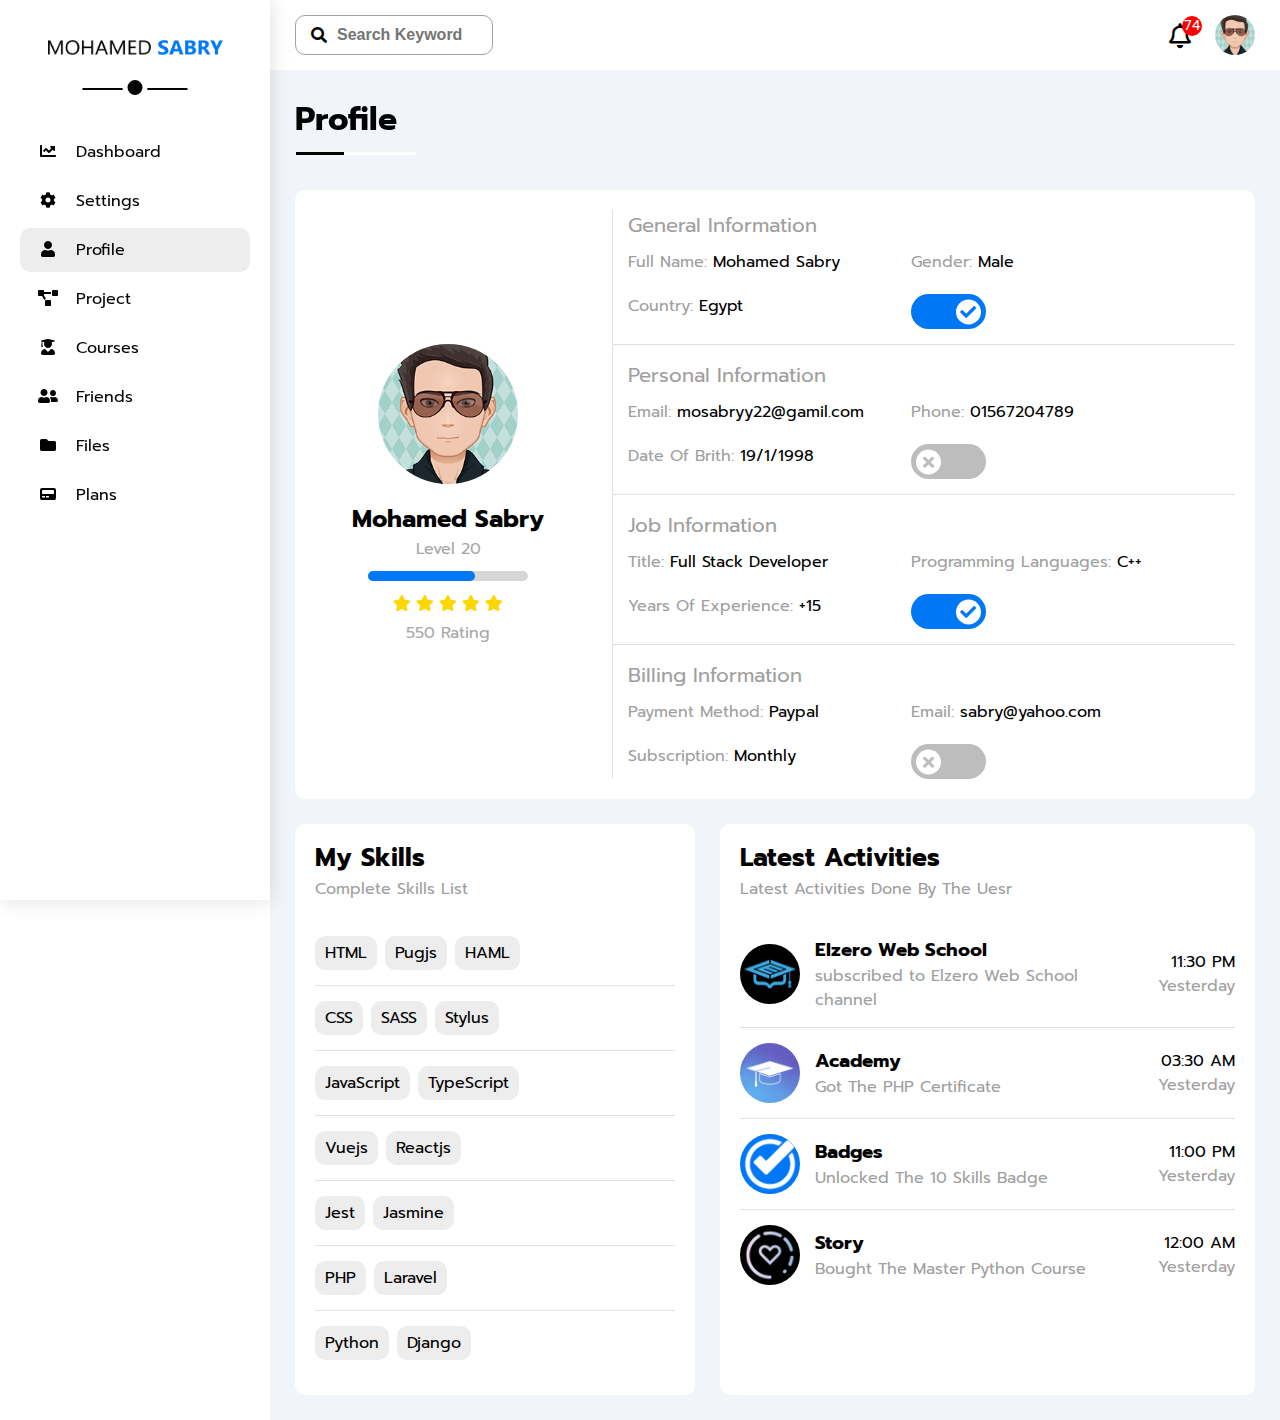
<file: profile.html>
<!DOCTYPE html>
<html lang="en">

<head>
  <meta charset="UTF-8">
  <meta http-equiv="X-UA-Compatible" content="IE=edge">
  <meta name="viewport" content="width=device-width, initial-scale=1.0">
  <meta name="description" content="official dashboard">
  <title>Dashboard</title>
  <!-- ========== Main Icon ========== -->
  <link rel="icon" href="https://cdn-icons-png.flaticon.com/512/1828/1828533.png">
  <!-- ========== Font Awesome File ========== -->
  <link rel="stylesheet" href="CSS/all.min.css">
  <!-- ========== My Framework ========== -->
  <link rel="stylesheet" href="CSS/framework.css">
  <!-- ========== Basic Rules ========== -->
  <link rel="stylesheet" href="CSS/Basics.css">
  <!-- ========== Main Style File ========== -->
  <link rel="stylesheet" href="CSS/profile.css">
  <!-- ========== Google Fonts ========== -->
  <link rel="preconnect" href="https://fonts.googleapis.com">
  <link rel="preconnect" href="https://fonts.gstatic.com" crossorigin>
  <link href="https://fonts.googleapis.com/css2?family=Prompt:ital,wght@0,100;0,
              200;0,400;0,600;0,800;0,900;1,100;1,400;1,600&display=swap" rel="stylesheet">
</head>

<body>
  <aside>
    <div class="logo"></div>
    <div class="links-and-lang">
      <ul class="links">
        <li>
          <a href="index.html">
            <i class="fas fa-chart-line icon"></i>
            <span>Dashboard</span>
          </a>
        </li>
        <li>
          <a href="settings.html">
            <i class="fas fa-cog icon"></i>
            <span>Settings</span>
          </a>
        </li>
        <li>
          <a href="profile.html" class="active">
            <i class="fas fa-user icon"></i>
            <span>Profile</span>
          </a>
        </li>
        <li>
          <a href="project.html">
            <i class="fas fa-project-diagram icon"></i>
            <span>Project</span>
          </a>
        </li>
        <li>
          <a href="academy.html">
            <i class="fas fa-user-graduate icon"></i>
            <span>Courses</span>
          </a>
        </li>
        <li>
          <a href="friends.html">
            <i class="fas fa-user-friends icon"></i>
            <span>Friends</span>
          </a>
        </li>
        <li>
          <a href="files.html">
            <i class="fas fa-folder icon"></i>
            <span>Files</span>
          </a>
        </li>
        <li>
          <a href="plans.html">
            <i class="fas fa-pager icon"></i>
            <span>Plans</span>
          </a>
        </li>
      </ul>
    </div>
  </aside>
  <header>
    <form action="">
      <i class="fas fa-search"></i>
      <input type="search" placeholder="Search Keyword">
    </form>
    <div class="profile-and-notification">
      <div class="notification">
        <i class="far fa-bell icon">
          <ul class="news-bar">
            <div class="title">
              <h2>notifications</h2>
              <i class="fas fa-ellipsis-v icon">
                <ul class="options">
                  <li>Mark it as read</li>
                  <li>Remove all notice</li>
                </ul>
              </i>
            </div>
            <li class="news">
              <div class="img">
                <img src="imags/avatar-01.png" alt="">
              </div>
              <div class="info">
                <h4>Mohamed Sabry expressed his admiration for Professor Osama Mohamed</h4>
                <span>12:30 PM</span>
              </div>
            </li>
            <li class="news active">
              <div class="img">
                <img src="imags/avatar-02.png" alt="">
              </div>
              <div class="info">
                <h4>Osama Elzero shared your post</h4>
                <span>09:28 PM</span>
              </div>
            </li>
            <li class="news">
              <div class="img">
                <img src="imags/avatar-03.png" alt="">
              </div>
              <div class="info">
                <h4>Osama Mohamed reaction to your post</h4>
                <span>04:36 AM</span>
              </div>
            </li>
            <li class="news active">
              <div class="img">
                <img src="imags/avatar-04.png" alt="">
              </div>
              <div class="info">
                <h4>Elzero Add New Vadio</h4>
                <span>07:46 PM</span>
              </div>
            </li>
            <li class="news active">
              <div class="img">
                <img src="imags/avatar-05.png" alt="">
              </div>
              <div class="info">
                <h4>Mohamed Sabry deleted your comment</h4>
                <span>02:59 AM</span>
              </div>
            </li>
            <li class="news">
              <div class="img">
                <img src="imags/avatar-01.png" alt="">
              </div>
              <div class="info">
                <h4>Karam Mahmoud comment has been removed because it violates the laws</h4>
                <span>12:30 PM</span>
              </div>
            </li>
            <li class="news">
              <div class="img">
                <img src="imags/avatar-02.png" alt="">
              </div>
              <div class="info">
                <h4>Please update your post</h4>
                <span>09:28 PM</span>
              </div>
            </li>
            <li class="news active">
              <div class="img">
                <img src="imags/avatar-03.png" alt="">
              </div>
              <div class="info">
                <h4>Abu Trika requested permission to publish his article</h4>
                <span>04:36 AM</span>
              </div>
            </li>
            <li class="news">
              <div class="img">
                <img src="imags/avatar-04.png" alt="">
              </div>
              <div class="info">
                <h4>Please take a look at customer designs</h4>
                <span>07:46 PM</span>
              </div>
            </li>
            <li class="news">
              <div class="img">
                <img src="imags/avatar-05.png" alt="">
              </div>
              <div class="info">
                <h4>Your site's performance is smoother than before</h4>
                <span>02:59 AM</span>
              </div>
            </li>
          </ul>
        </i>
      </div>
      <a href="profile.html" class="profile">
        <img src="imags/avatar-06.png" alt="">
      </a>
    </div>
  </header>
  <main class="content">
    <h1 class="main-title">Profile</h1>
    <div class="info box-pad box-bg-white flex">
      <div class="photo-name">
        <img src="imags/avatar-06.png" alt="">
        <h2>Mohamed Sabry</h2>
        <span class="span-block level">Level 20</span>
        <progress class="progress" value="20" max="30"></progress>
        <div class="stars flex">
          <i class="fas fa-star"></i>
          <i class="fas fa-star"></i>
          <i class="fas fa-star"></i>
          <i class="fas fa-star"></i>
          <i class="fas fa-star"></i>
        </div>
        <span class="span-block rating">550 Rating</span>
      </div>
      <div class="information">
        <div class="group border-b">
          <div class="group-2">
            <span class="title span-block txt-gray">General Information</span>
            <div class="dt grid-two">
              <div class="part">
                <span class="txt-gray">Full Name:</span>
                <span>Mohamed Sabry</span>
              </div>
              <div class="part">
                <span class="txt-gray">Gender:</span>
                <span>Male</span>
              </div>
              <div class="part">
                <span class="txt-gray">Country:</span>
                <span>Egypt</span>
              </div>
              <div class="part flex">
                <input type="checkbox" id="buttom" class="switch-button" checked="">
                <label for="buttom"></label>
              </div>
            </div>
          </div>
        </div>
        <div class="group border-b">
          <div class="group-2">
            <span class="title span-block txt-gray">Personal Information</span>
            <div class="dt grid-two">
              <div class="part">
                <span class="txt-gray">Email:</span>
                <span>mosabryy22@gamil.com</span>
              </div>
              <div class="part">
                <span class="txt-gray">Phone:</span>
                <span>01567204789</span>
              </div>
              <div class="part">
                <span class="txt-gray">Date Of Brith:</span>
                <span>19/1/1998</span>
              </div>
              <div class="part flex">
                <input type="checkbox" id="buttom-2" class="switch-button">
                <label for="buttom-2"></label>
              </div>
            </div>
          </div>
        </div>
        <div class="group border-b">
          <div class="group-2">
            <span class="title span-block txt-gray">Job Information</span>
            <div class="dt grid-two">
              <div class="part">
                <span class="txt-gray">Title:</span>
                <span>Full Stack Developer</span>
              </div>
              <div class="part">
                <span class="txt-gray">Programming Languages:</span>
                <span>C++</span>
              </div>
              <div class="part">
                <span class="txt-gray">Years Of Experience:</span>
                <span>+15</span>
              </div>
              <div class="part flex">
                <input type="checkbox" id="buttom-3" class="switch-button" checked="">
                <label for="buttom-3"></label>
              </div>
            </div>
          </div>
        </div>
        <div class="group border-b">
          <div class="group-2">
            <span class="title span-block txt-gray">Billing Information</span>
            <div class="dt grid-two">
              <div class="part">
                <span class="txt-gray">Payment Method:</span>
                <span>Paypal</span>
              </div>
              <div class="part">
                <span class="txt-gray">Email:</span>
                <span>sabry@yahoo.com</span>
              </div>
              <div class="part">
                <span class="txt-gray">Subscription:</span>
                <span>Monthly</span>
              </div>
              <div class="part flex">
                <input type="checkbox" id="buttom-4" class="switch-button">
                <label for="buttom-4"></label>
              </div>
            </div>
          </div>
        </div>
      </div>
    </div>
    <div class="skills-and-activities">
      <div class="skills box-pad box-bg-white">
        <h1 class="tit">My Skills</h1>
        <p class="margin-b">Complete Skills List</p>
        <div class="part one flex border-b">
          <span class="span-block btn bg-gray-color">HTML</span>
          <span class="span-block btn bg-gray-color">Pugjs</span>
          <span class="span-block btn bg-gray-color">HAML</span>
        </div>
        <div class="part one flex border-b">
          <span class="span-block btn bg-gray-color">CSS</span>
          <span class="span-block btn bg-gray-color">SASS</span>
          <span class="span-block btn bg-gray-color">Stylus</span>
        </div>
        <div class="part one flex border-b">
          <span class="span-block btn bg-gray-color">JavaScript</span>
          <span class="span-block btn bg-gray-color">TypeScript</span>
        </div>
        <div class="part one flex border-b">
          <span class="span-block btn bg-gray-color">Vuejs</span>
          <span class="span-block btn bg-gray-color">Reactjs</span>
        </div>
        <div class="part one flex border-b">
          <span class="span-block btn bg-gray-color">Jest</span>
          <span class="span-block btn bg-gray-color">Jasmine</span>
        </div>
        <div class="part one flex border-b">
          <span class="span-block btn bg-gray-color">PHP</span>
          <span class="span-block btn bg-gray-color">Laravel</span>
        </div>
        <div class="part one flex border-b">
          <span class="span-block btn bg-gray-color">Python</span>
          <span class="span-block btn bg-gray-color">Django</span>
        </div>
      </div>
      <div class="activities box-pad box-bg-white">
        <h1 class="tit">Latest Activities</h1>
        <p class="margin-b">Latest Activities Done By The Uesr</p>
        <div class="group flex-jus-bet flex border-b">
          <div class="photo-and-name flex">
            <img src="imags/Elzero.jpg" alt="">
            <div class="name">
              <h3>Elzero Web School</h3>
              <p class="txt-gray">subscribed to Elzero Web School channel</p>
            </div>
          </div>
          <div class="time">
            <span class="span-block">11:30 PM</span>
            <span class="span-block txt-gray">Yesterday</span>
          </div>
        </div>
        <div class="group flex-jus-bet flex border-b">
          <div class="photo-and-name flex">
            <img src="imags/Study.jpg" alt="">
            <div class="name">
              <h3>Academy</h3>
              <p class="txt-gray">Got The PHP Certificate</p>
            </div>
          </div>
          <div class="time">
            <span class="span-block">03:30 AM</span>
            <span class="span-block txt-gray">Yesterday</span>
          </div>
        </div>
        <div class="group flex-jus-bet flex border-b">
          <div class="photo-and-name flex">
            <img src="imags/Badges.jpg" alt="">
            <div class="name">
              <h3>Badges</h3>
              <p class="txt-gray">Unlocked The 10 Skills Badge</p>
            </div>
          </div>
          <div class="time">
            <span class="span-block">11:00 PM</span>
            <span class="span-block txt-gray">Yesterday</span>
          </div>
        </div>
        <div class="group flex-jus-bet flex border-b">
          <div class="photo-and-name flex">
            <img src="imags/story.jpg" alt="">
            <div class="name">
              <h3>Story</h3>
              <p class="txt-gray">Bought The Master Python Course</p>
            </div>
          </div>
          <div class="time">
            <span class="span-block">12:00 AM</span>
            <span class="span-block txt-gray">Yesterday</span>
          </div>
        </div>
      </div>
    </div>
  </main>
</body>

</html>
</file>
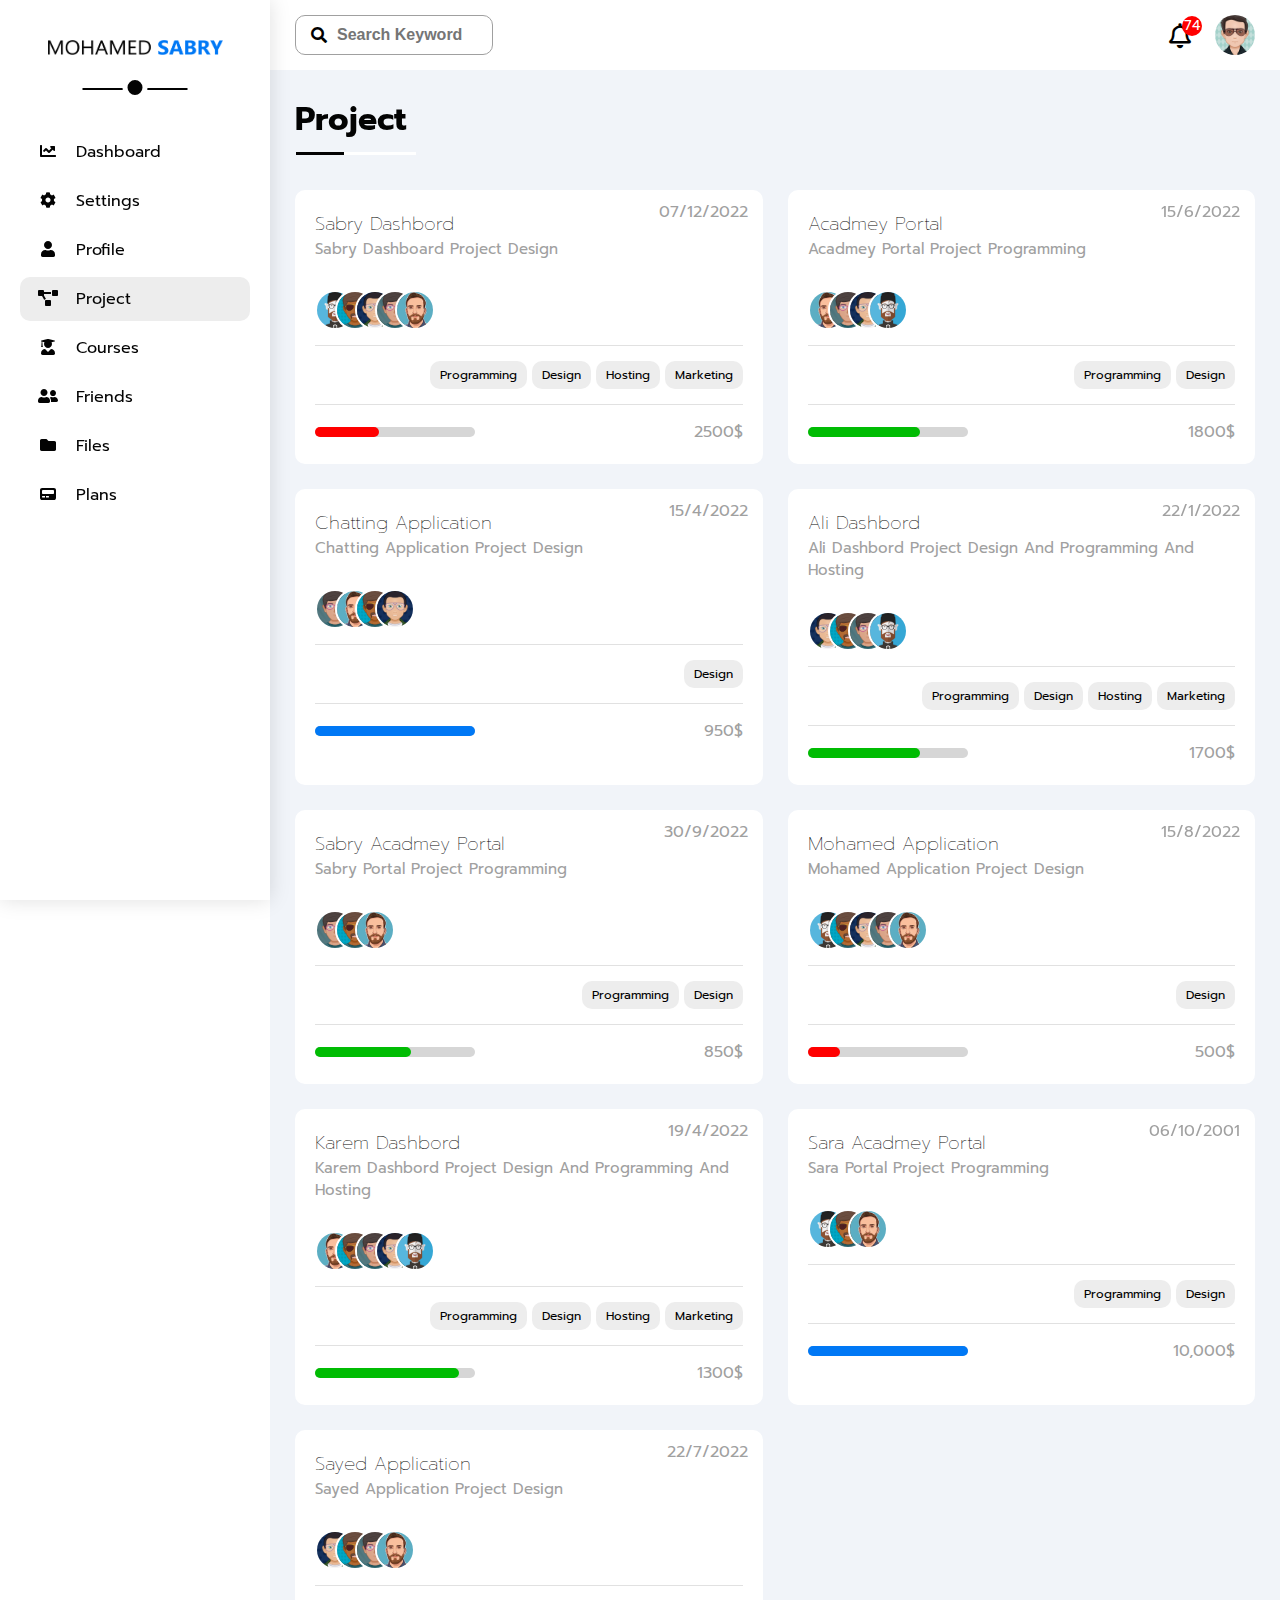
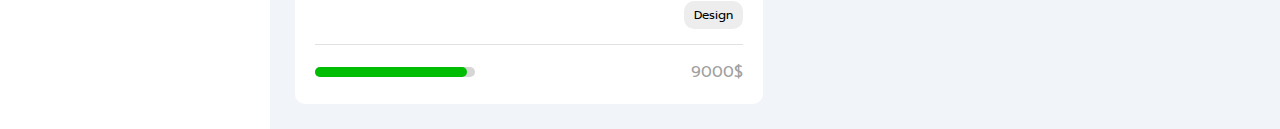
<file: project.html>
<!DOCTYPE html>
<html lang="en">

<head>
  <meta charset="UTF-8">
  <meta http-equiv="X-UA-Compatible" content="IE=edge">
  <meta name="viewport" content="width=device-width, initial-scale=1.0">
  <meta name="description" content="official dashboard">
  <title>Dashboard</title>
  <!-- ========== Main Icon ========== -->
  <link rel="icon" href="https://cdn-icons-png.flaticon.com/512/1828/1828533.png">
  <!-- ========== Font Awesome File ========== -->
  <link rel="stylesheet" href="CSS/all.min.css">
  <!-- ========== My Framework ========== -->
  <link rel="stylesheet" href="CSS/framework.css">
  <!-- ========== Basic Rules ========== -->
  <link rel="stylesheet" href="CSS/Basics.css">
  <!-- ========== Main Style File ========== -->
  <link rel="stylesheet" href="CSS/project.css">
  <!-- ========== Google Fonts ========== -->
  <link rel="preconnect" href="https://fonts.googleapis.com">
  <link rel="preconnect" href="https://fonts.gstatic.com" crossorigin>
  <link href="https://fonts.googleapis.com/css2?family=Prompt:ital,wght@0,100;0,
              200;0,400;0,600;0,800;0,900;1,100;1,400;1,600&display=swap" rel="stylesheet">
</head>

<body>
  <aside>
    <div class="logo"></div>
    <div class="links-and-lang">
      <ul class="links">
        <li>
          <a href="index.html">
            <i class="fas fa-chart-line icon"></i>
            <span>Dashboard</span>
          </a>
        </li>
        <li>
          <a href="settings.html">
            <i class="fas fa-cog icon"></i>
            <span>Settings</span>
          </a>
        </li>
        <li>
          <a href="profile.html">
            <i class="fas fa-user icon"></i>
            <span>Profile</span>
          </a>
        </li>
        <li>
          <a href="project.html" class="active">
            <i class="fas fa-project-diagram icon"></i>
            <span>Project</span>
          </a>
        </li>
        <li>
          <a href="academy.html">
            <i class="fas fa-user-graduate icon"></i>
            <span>Courses</span>
          </a>
        </li>
        <li>
          <a href="friends.html">
            <i class="fas fa-user-friends icon"></i>
            <span>Friends</span>
          </a>
        </li>
        <li>
          <a href="files.html">
            <i class="fas fa-folder icon"></i>
            <span>Files</span>
          </a>
        </li>
        <li>
          <a href="plans.html">
            <i class="fas fa-pager icon"></i>
            <span>Plans</span>
          </a>
        </li>
      </ul>
    </div>
  </aside>
  <header>
    <form action="">
      <i class="fas fa-search"></i>
      <input type="search" placeholder="Search Keyword">
    </form>
    <div class="profile-and-notification">
      <div class="notification">
        <i class="far fa-bell icon">
          <ul class="news-bar">
            <div class="title">
              <h2>notifications</h2>
              <i class="fas fa-ellipsis-v icon">
                <ul class="options">
                  <li>Mark it as read</li>
                  <li>Remove all notice</li>
                </ul>
              </i>
            </div>
            <li class="news">
              <div class="img">
                <img src="imags/avatar-01.png" alt="">
              </div>
              <div class="info">
                <h4>Mohamed Sabry expressed his admiration for Professor Osama Mohamed</h4>
                <span>12:30 PM</span>
              </div>
            </li>
            <li class="news active">
              <div class="img">
                <img src="imags/avatar-02.png" alt="">
              </div>
              <div class="info">
                <h4>Osama Elzero shared your post</h4>
                <span>09:28 PM</span>
              </div>
            </li>
            <li class="news">
              <div class="img">
                <img src="imags/avatar-03.png" alt="">
              </div>
              <div class="info">
                <h4>Osama Mohamed reaction to your post</h4>
                <span>04:36 AM</span>
              </div>
            </li>
            <li class="news active">
              <div class="img">
                <img src="imags/avatar-04.png" alt="">
              </div>
              <div class="info">
                <h4>Elzero Add New Vadio</h4>
                <span>07:46 PM</span>
              </div>
            </li>
            <li class="news active">
              <div class="img">
                <img src="imags/avatar-05.png" alt="">
              </div>
              <div class="info">
                <h4>Mohamed Sabry deleted your comment</h4>
                <span>02:59 AM</span>
              </div>
            </li>
            <li class="news">
              <div class="img">
                <img src="imags/avatar-01.png" alt="">
              </div>
              <div class="info">
                <h4>Karam Mahmoud comment has been removed because it violates the laws</h4>
                <span>12:30 PM</span>
              </div>
            </li>
            <li class="news">
              <div class="img">
                <img src="imags/avatar-02.png" alt="">
              </div>
              <div class="info">
                <h4>Please update your post</h4>
                <span>09:28 PM</span>
              </div>
            </li>
            <li class="news active">
              <div class="img">
                <img src="imags/avatar-03.png" alt="">
              </div>
              <div class="info">
                <h4>Abu Trika requested permission to publish his article</h4>
                <span>04:36 AM</span>
              </div>
            </li>
            <li class="news">
              <div class="img">
                <img src="imags/avatar-04.png" alt="">
              </div>
              <div class="info">
                <h4>Please take a look at customer designs</h4>
                <span>07:46 PM</span>
              </div>
            </li>
            <li class="news">
              <div class="img">
                <img src="imags/avatar-05.png" alt="">
              </div>
              <div class="info">
                <h4>Your site's performance is smoother than before</h4>
                <span>02:59 AM</span>
              </div>
            </li>
          </ul>
        </i>
      </div>
      <a href="profile.html" class="profile">
        <img src="imags/avatar-06.png" alt="">
      </a>
    </div>
  </header>
  <main class="content">
    <h1 class="main-title">Project</h1>
    <div class="main-grid">
      <div class="project one box-pad box-bg-white">
        <h3>Sabry Dashbord</h3>
        <p class="txt-gray">Sabry Dashboard Project Design</p>
        <span class="date txt-gray">07/12/2022</span>
        <div class="photos flex">
          <img class="circle-img z-1" src="imags/avatar-01.png" title="Open Profile!" alt="">
          <img class="circle-img z-2 img-marg" src="imags/avatar-02.png" title="Open Profile!" alt="">
          <img class="circle-img z-3 img-marg" src="imags/avatar-03.png" title="Open Profile!" alt="">
          <img class="circle-img z-4 img-marg" src="imags/avatar-04.png" title="Open Profile!" alt="">
          <img class="circle-img z-5 img-marg" src="imags/avatar-05.png" title="Open Profile!" alt="">
        </div>
        <div class="skills flex">
          <span class="span-block btn bg-gray-color">Programming</span>
          <span class="span-block btn bg-gray-color">Design</span>
          <span class="span-block btn bg-gray-color">Hosting</span>
          <span class="span-block btn bg-gray-color">Marketing</span>
        </div>
        <div class="line flex flex-jus-bet">
          <progress class="progress progress-c-red" value="40" max="100"></progress>
          <span class="span-block txt-gray">2500$</span>
        </div>
      </div>
      <div class="project two box-pad box-bg-white">
        <h3>Acadmey Portal</h3>
        <p class="txt-gray">Acadmey Portal Project Programming</p>
        <span class="date txt-gray">15/6/2022</span>
        <div class="photos flex">
          <img class="circle-img z-1" src="imags/avatar-05.png" title="Open Profile!" alt="">
          <img class="circle-img z-2 img-marg" src="imags/avatar-04.png" title="Open Profile!" alt="">
          <img class="circle-img z-3 img-marg" src="imags/avatar-03.png" title="Open Profile!" alt="">
          <img class="circle-img z-4 img-marg" src="imags/avatar-01.png" title="Open Profile!" alt="">
        </div>
        <div class="skills flex">
          <span class="span-block btn bg-gray-color">Programming</span>
          <span class="span-block btn bg-gray-color">Design</span>
        </div>
        <div class="line flex flex-jus-bet">
          <progress class="progress progress-c-green" value="70" max="100"></progress>
          <span class="span-block txt-gray">1800$</span>
        </div>
      </div>
      <div class="project three box-pad box-bg-white">
        <h3>Chatting Application</h3>
        <p class="txt-gray">Chatting Application Project Design</p>
        <span class="date txt-gray">15/4/2022</span>
        <div class="photos flex">
          <img class="circle-img z-1" src="imags/avatar-04.png" title="Open Profile!" alt="">
          <img class="circle-img z-2 img-marg" src="imags/avatar-05.png" title="Open Profile!" alt="">
          <img class="circle-img z-3 img-marg" src="imags/avatar-02.png" title="Open Profile!" alt="">
          <img class="circle-img z-4 img-marg" src="imags/avatar-03.png" title="Open Profile!" alt="">
        </div>
        <div class="skills flex">
          <span class="span-block btn bg-gray-color">Design</span>
        </div>
        <div class="line flex flex-jus-bet">
          <progress class="progress" value="100" max="100"></progress>
          <span class="span-block txt-gray">950$</span>
        </div>
      </div>
      <div class="project four box-pad box-bg-white">
        <h3>Ali Dashbord</h3>
        <p class="txt-gray">Ali Dashbord Project Design And Programming And Hosting</p>
        <span class="date txt-gray">22/1/2022</span>
        <div class="photos flex">
          <img class="circle-img z-1" src="imags/avatar-03.png" title="Open Profile!" alt="">
          <img class="circle-img z-2 img-marg" src="imags/avatar-02.png" title="Open Profile!" alt="">
          <img class="circle-img z-3 img-marg" src="imags/avatar-04.png" title="Open Profile!" alt="">
          <img class="circle-img z-4 img-marg" src="imags/avatar-01.png" title="Open Profile!" alt="">
        </div>
        <div class="skills flex">
          <span class="span-block btn bg-gray-color">Programming</span>
          <span class="span-block btn bg-gray-color">Design</span>
          <span class="span-block btn bg-gray-color">Hosting</span>
          <span class="span-block btn bg-gray-color">Marketing</span>
        </div>
        <div class="line flex flex-jus-bet">
          <progress class="progress progress-c-green" value="70" max="100"></progress>
          <span class="span-block txt-gray">1700$</span>
        </div>
      </div>
      <div class="project five box-pad box-bg-white">
        <h3>Sabry Acadmey Portal</h3>
        <p class="txt-gray">Sabry Portal Project Programming</p>
        <span class="date txt-gray">30/9/2022</span>
        <div class="photos flex">
          <img class="circle-img z-1" src="imags/avatar-04.png" title="Open Profile!" alt="">
          <img class="circle-img z-2 img-marg" src="imags/avatar-02.png" title="Open Profile!" alt="">
          <img class="circle-img z-3 img-marg" src="imags/avatar-05.png" title="Open Profile!" alt="">
        </div>
        <div class="skills flex">
          <span class="span-block btn bg-gray-color">Programming</span>
          <span class="span-block btn bg-gray-color">Design</span>
        </div>
        <div class="line flex flex-jus-bet">
          <progress class="progress progress-c-green" value="60" max="100"></progress>
          <span class="span-block txt-gray">850$</span>
        </div>
      </div>
      <div class="project six box-pad box-bg-white">
        <h3>Mohamed Application</h3>
        <p class="txt-gray">Mohamed Application Project Design</p>
        <span class="date txt-gray">15/8/2022</span>
        <div class="photos flex">
          <img class="circle-img z-1" src="imags/avatar-01.png" title="Open Profile!" alt="">
          <img class="circle-img z-2 img-marg" src="imags/avatar-02.png" title="Open Profile!" alt="">
          <img class="circle-img z-3 img-marg" src="imags/avatar-03.png" title="Open Profile!" alt="">
          <img class="circle-img z-4 img-marg" src="imags/avatar-04.png" title="Open Profile!" alt="">
          <img class="circle-img z-5 img-marg" src="imags/avatar-05.png" title="Open Profile!" alt="">
        </div>
        <div class="skills flex">
          <span class="span-block btn bg-gray-color">Design</span>
        </div>
        <div class="line flex flex-jus-bet">
          <progress class="progress progress-c-red" value="20" max="100"></progress>
          <span class="span-block txt-gray">500$</span>
        </div>
      </div>
      <div class="project seven box-pad box-bg-white">
        <h3>Karem Dashbord</h3>
        <p class="txt-gray">Karem Dashbord Project Design And Programming And Hosting</p>
        <span class="date txt-gray">19/4/2022</span>
        <div class="photos flex">
          <img class="circle-img z-1" src="imags/avatar-05.png" title="Open Profile!" alt="">
          <img class="circle-img z-2 img-marg" src="imags/avatar-02.png" title="Open Profile!" alt="">
          <img class="circle-img z-3 img-marg" src="imags/avatar-04.png" title="Open Profile!" alt="">
          <img class="circle-img z-4 img-marg" src="imags/avatar-03.png" title="Open Profile!" alt="">
          <img class="circle-img z-5 img-marg" src="imags/avatar-01.png" title="Open Profile!" alt="">
        </div>
        <div class="skills flex">
          <span class="span-block btn bg-gray-color">Programming</span>
          <span class="span-block btn bg-gray-color">Design</span>
          <span class="span-block btn bg-gray-color">Hosting</span>
          <span class="span-block btn bg-gray-color">Marketing</span>
        </div>
        <div class="line flex flex-jus-bet">
          <progress class="progress progress-c-green" value="90" max="100"></progress>
          <span class="span-block txt-gray">1300$</span>
        </div>
      </div>
      <div class="project eight box-pad box-bg-white">
        <h3>Sara Acadmey Portal</h3>
        <p class="txt-gray">Sara Portal Project Programming</p>
        <span class="date txt-gray">06/10/2001</span>
        <div class="photos flex">
          <img class="circle-img z-1" src="imags/avatar-01.png" title="Open Profile!" alt="">
          <img class="circle-img z-2 img-marg" src="imags/avatar-02.png" title="Open Profile!" alt="">
          <img class="circle-img z-3 img-marg" src="imags/avatar-05.png" title="Open Profile!" alt="">
        </div>
        <div class="skills flex">
          <span class="span-block btn bg-gray-color">Programming</span>
          <span class="span-block btn bg-gray-color">Design</span>
        </div>
        <div class="line flex flex-jus-bet">
          <progress class="progress" value="100" max="100"></progress>
          <span class="span-block txt-gray">10,000$</span>
        </div>
      </div>
      <div class="project nine box-pad box-bg-white">
        <h3>Sayed Application</h3>
        <p class="txt-gray">Sayed Application Project Design</p>
        <span class="date txt-gray">22/7/2022</span>
        <div class="photos flex">
          <img class="circle-img z-1" src="imags/avatar-03.png" title="Open Profile!" alt="">
          <img class="circle-img z-2 img-marg" src="imags/avatar-02.png" title="Open Profile!" alt="">
          <img class="circle-img z-4 img-marg" src="imags/avatar-04.png" title="Open Profile!" alt="">
          <img class="circle-img z-5 img-marg" src="imags/avatar-05.png" title="Open Profile!" alt="">
        </div>
        <div class="skills flex">
          <span class="span-block btn bg-gray-color">Design</span>
        </div>
        <div class="line flex flex-jus-bet">
          <progress class="progress progress-c-green" value="95" max="100"></progress>
          <span class="span-block txt-gray">9000$</span>
        </div>
      </div>
    </div>
  </main>
</body>

</html>
</file>
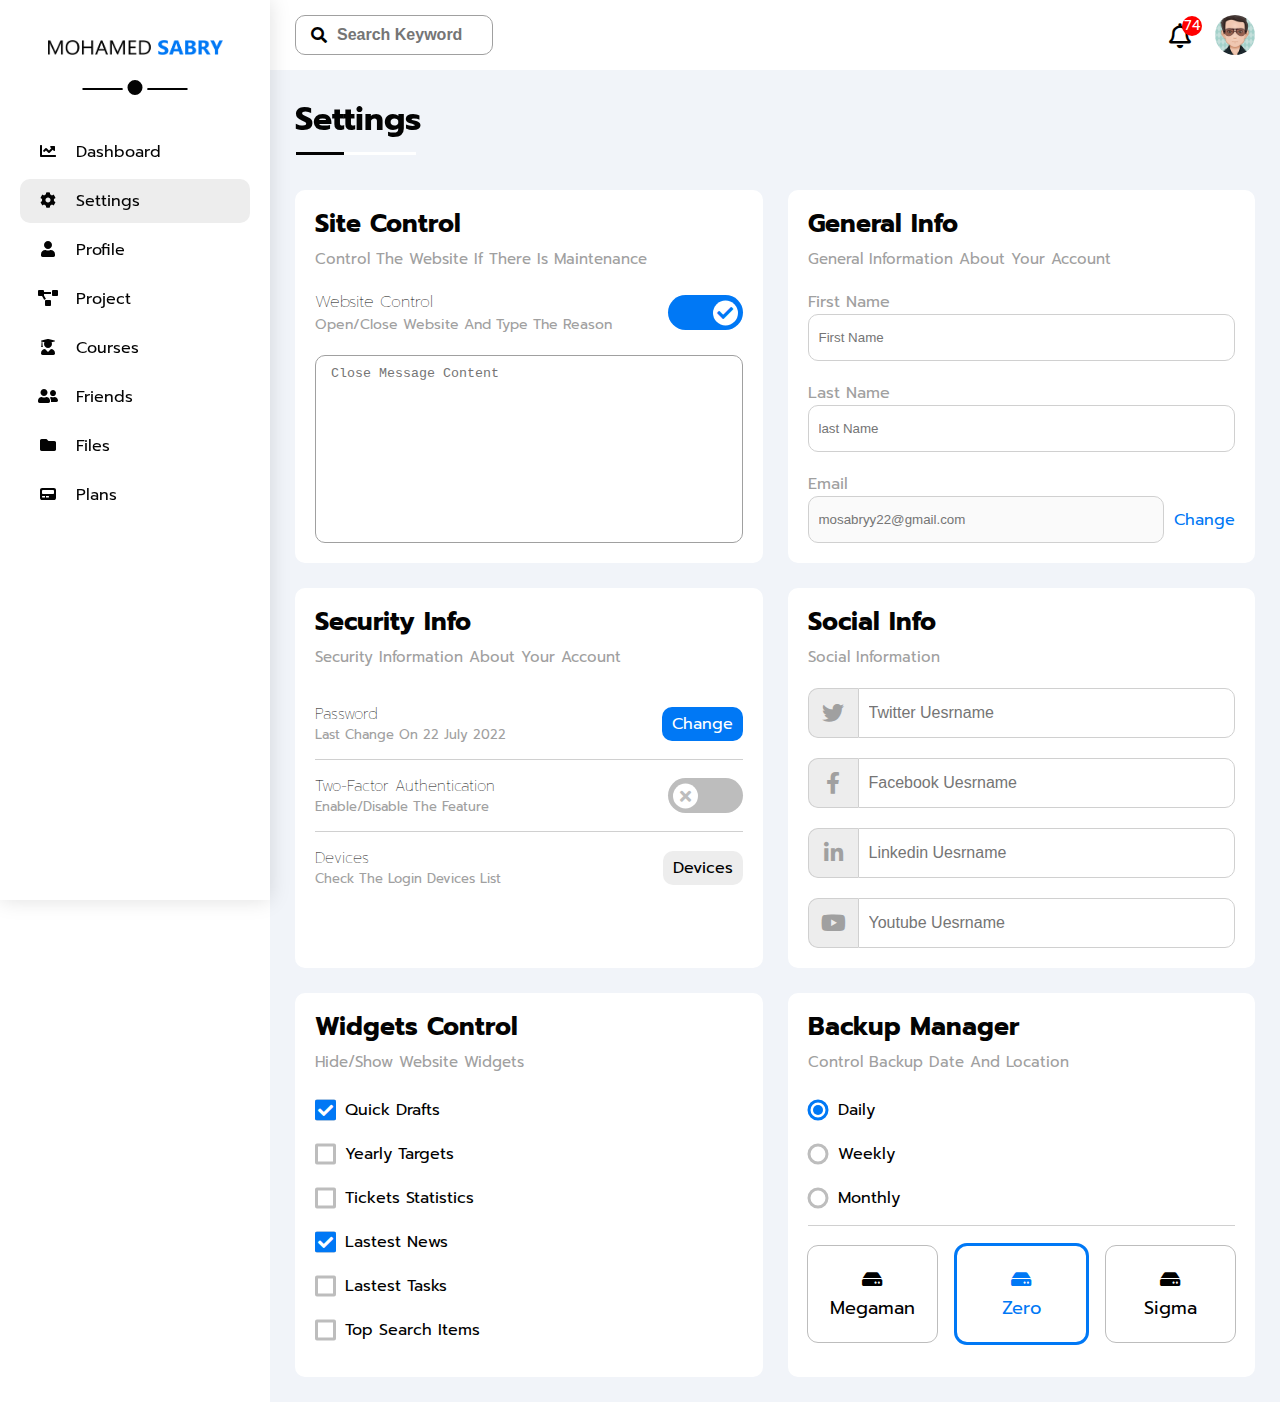
<file: settings.html>
<!DOCTYPE html>
<html lang="en">

<head>
  <meta charset="UTF-8">
  <meta http-equiv="X-UA-Compatible" content="IE=edge">
  <meta name="viewport" content="width=device-width, initial-scale=1.0">
  <meta name="description" content="official dashboard">
  <title>Dashboard</title>
  <!-- ========== Main Icon ========== -->
  <link rel="icon" href="https://cdn-icons-png.flaticon.com/512/1828/1828533.png">
  <!-- ========== Font Awesome File ========== -->
  <link rel="stylesheet" href="CSS/all.min.css">
  <!-- ========== My Framework ========== -->
  <link rel="stylesheet" href="CSS/framework.css">
  <!-- ========== Basic Rules ========== -->
  <link rel="stylesheet" href="CSS/Basics.css">
  <!-- ========== Main Style File ========== -->
  <link rel="stylesheet" href="CSS/settings.css">
  <!-- ========== Google Fonts ========== -->
  <link rel="preconnect" href="https://fonts.googleapis.com">
  <link rel="preconnect" href="https://fonts.gstatic.com" crossorigin>
  <link href="https://fonts.googleapis.com/css2?family=Prompt:ital,wght@0,100;0,
              200;0,400;0,600;0,800;0,900;1,100;1,400;1,600&display=swap" rel="stylesheet">
</head>

<body>
  <aside>
    <div class="logo"></div>
    <div class="links-and-lang">
      <ul class="links">
        <li>
          <a href="index.html">
            <i class="fas fa-chart-line icon"></i>
            <span>Dashboard</span>
          </a>
        </li>
        <li>
          <a href="settings.html" class="active">
            <i class="fas fa-cog icon"></i>
            <span>Settings</span>
          </a>
        </li>
        <li>
          <a href="profile.html">
            <i class="fas fa-user icon"></i>
            <span>Profile</span>
          </a>
        </li>
        <li>
          <a href="project.html">
            <i class="fas fa-project-diagram icon"></i>
            <span>Project</span>
          </a>
        </li>
        <li>
          <a href="academy.html">
            <i class="fas fa-user-graduate icon"></i>
            <span>Courses</span>
          </a>
        </li>
        <li>
          <a href="friends.html">
            <i class="fas fa-user-friends icon"></i>
            <span>Friends</span>
          </a>
        </li>
        <li>
          <a href="files.html">
            <i class="fas fa-folder icon"></i>
            <span>Files</span>
          </a>
        </li>
        <li>
          <a href="plans.html">
            <i class="fas fa-pager icon"></i>
            <span>Plans</span>
          </a>
        </li>
      </ul>
    </div>
  </aside>
  <header>
    <form action="">
      <i class="fas fa-search"></i>
      <input type="search" placeholder="Search Keyword">
    </form>
    <div class="profile-and-notification">
      <div class="notification">
        <i class="far fa-bell icon">
          <ul class="news-bar">
            <div class="title">
              <h2>notifications</h2>
              <i class="fas fa-ellipsis-v icon">
                <ul class="options">
                  <li>Mark it as read</li>
                  <li>Remove all notice</li>
                </ul>
              </i>
            </div>
            <li class="news">
              <div class="img">
                <img src="imags/avatar-01.png" alt="">
              </div>
              <div class="info">
                <h4>Mohamed Sabry expressed his admiration for Professor Osama Mohamed</h4>
                <span>12:30 PM</span>
              </div>
            </li>
            <li class="news active">
              <div class="img">
                <img src="imags/avatar-02.png" alt="">
              </div>
              <div class="info">
                <h4>Osama Elzero shared your post</h4>
                <span>09:28 PM</span>
              </div>
            </li>
            <li class="news">
              <div class="img">
                <img src="imags/avatar-03.png" alt="">
              </div>
              <div class="info">
                <h4>Osama Mohamed reaction to your post</h4>
                <span>04:36 AM</span>
              </div>
            </li>
            <li class="news active">
              <div class="img">
                <img src="imags/avatar-04.png" alt="">
              </div>
              <div class="info">
                <h4>Elzero Add New Vadio</h4>
                <span>07:46 PM</span>
              </div>
            </li>
            <li class="news active">
              <div class="img">
                <img src="imags/avatar-05.png" alt="">
              </div>
              <div class="info">
                <h4>Mohamed Sabry deleted your comment</h4>
                <span>02:59 AM</span>
              </div>
            </li>
            <li class="news">
              <div class="img">
                <img src="imags/avatar-01.png" alt="">
              </div>
              <div class="info">
                <h4>Karam Mahmoud comment has been removed because it violates the laws</h4>
                <span>12:30 PM</span>
              </div>
            </li>
            <li class="news">
              <div class="img">
                <img src="imags/avatar-02.png" alt="">
              </div>
              <div class="info">
                <h4>Please update your post</h4>
                <span>09:28 PM</span>
              </div>
            </li>
            <li class="news active">
              <div class="img">
                <img src="imags/avatar-03.png" alt="">
              </div>
              <div class="info">
                <h4>Abu Trika requested permission to publish his article</h4>
                <span>04:36 AM</span>
              </div>
            </li>
            <li class="news">
              <div class="img">
                <img src="imags/avatar-04.png" alt="">
              </div>
              <div class="info">
                <h4>Please take a look at customer designs</h4>
                <span>07:46 PM</span>
              </div>
            </li>
            <li class="news">
              <div class="img">
                <img src="imags/avatar-05.png" alt="">
              </div>
              <div class="info">
                <h4>Your site's performance is smoother than before</h4>
                <span>02:59 AM</span>
              </div>
            </li>
          </ul>
        </i>
      </div>
      <a href="profile.html" class="profile">
        <img src="imags/avatar-06.png" alt="">
      </a>
    </div>
  </header>
  <main class="content">
    <h1 class="main-title">Settings</h1>
    <div class="main-grid">
      <section class="control box-pad">
        <div class="title">
          <h1 class="tit">Site Control</h1>
          <p class="p-siz">Control The Website If There Is Maintenance</p>
        </div>
        <div class="website-control">
          <div class="switch flex flex-jus-bet">
            <div class="info">
              <h4 style="font-weight:100;">Website Control</h4>
              <p>Open/Close Website And Type The Reason</p>
            </div>
            <div class="button pug">
              <input type="checkbox" id="buttom" class="switch-button" checked>
              <label for="buttom"></label>
            </div>
          </div>
        </div>
        <textarea style="resize: none;" placeholder="Close Message Content"></textarea>
      </section>
      <section class="info box-pad">
        <div class="title">
          <h1 class="tit">General Info</h1>
          <p class="p-siz">General Information About Your Account</p>
        </div>
        <form action="">
          <label for="text" class="span-block" id="first-name">First Name</label>
          <input type="text" placeholder="First Name" id="first-name">
          <label for="text" class="span-block" id="last-name">Last Name</label>
          <input type="text" placeholder="last Name" id="last-name">
          <label for="email" class="span-block" id="email">Email</label>
          <div class="email flex flex-jus-bet" style="gap: 10px;">
            <input type="email" id="email" placeholder="mosabryy22@gmail.com" disabled>
            <span class="span-block">Change</span>
          </div>
        </form>
      </section>
      <section class="security-info box-pad">
        <div class="title">
          <h1 class="tit">Security Info</h1>
          <p class="p-siz">Security Information About Your Account</p>
        </div>
        <div class="group flex flex-jus-bet">
          <div class="info">
            <h3 style="font-weight:100;">Password</h3>
            <p>Last Change On 22 July 2022</p>
          </div>
          <div class="change-buttom btn bg-main-color c-white">Change</div>
        </div>
        <div class="group flex flex-jus-bet">
          <div class="info">
            <h3 style="font-weight:100;">Two-Factor Authentication</h3>
            <p>Enable/Disable The Feature</p>
          </div>
          <div class="button pug">
            <input type="checkbox" id="buttom-2" class="switch-button">
            <label for="buttom-2"></label>
          </div>
        </div>
        <div class="group flex flex-jus-bet">
          <div class="info">
            <h3 style="font-weight:100;">Devices</h3>
            <p>Check The Login Devices List</p>
          </div>
          <div class="change-buttom btn bg-gray-color">Devices</div>
        </div>
      </section>
      <section class="social box-pad">
        <div class="title">
          <h1 class="tit">Social Info</h1>
          <p class="p-siz">Social Information</p>
        </div>
        <div class="link twitter flex">
          <i class="fab fa-twitter icon flex"></i>
          <input type="text" placeholder="Twitter Uesrname">
        </div>
        <div class="link facebook flex">
          <i class="fab fa-facebook-f icon flex"></i>
          <input type="text" placeholder="Facebook Uesrname">
        </div>
        <div class="link linkedin flex">
          <i class="fab fa-linkedin-in icon flex"></i>
          <input type="text" placeholder="Linkedin Uesrname">
        </div>
        <div class="link youtube flex">
          <i class="fab fa-youtube icon flex"></i>
          <input type="text" placeholder="Youtube Uesrname">
        </div>
      </section>
      <section class="widgets box-pad">
        <div class="title">
          <h1 class="tit">Widgets Control</h1>
          <p class="p-siz">Hide/Show Website Widgets</p>
        </div>
        <div class="group">
          <div class="one flex">
            <input id="one" type="checkbox" checked class="checked-style">
            <label for="one">Quick Drafts</label>
          </div>
          <div class="two flex">
            <input id="two" type="checkbox" class="checked-style">
            <label for="two">Yearly Targets</label>
          </div>
          <div class="three flex">
            <input id="three" type="checkbox" class="checked-style">
            <label for="three">Tickets Statistics</label>
          </div>
          <div class="four flex">
            <input id="four" type="checkbox" checked class="checked-style">
            <label for="four">Lastest News</label>
          </div>
          <div class="five flex">
            <input id="five" type="checkbox" class="checked-style">
            <label for="five">Lastest Tasks</label>
          </div>
          <div class="six flex">
            <input id="six" type="checkbox" class="checked-style">
            <label for="six">Top Search Items</label>
          </div>
        </div>
      </section>
      <section class="backup box-pad">
        <div class="title">
          <h1 class="tit">Backup Manager</h1>
          <p class="p-siz">Control Backup Date And Location</p>
        </div>
        <form action="">
          <div class="group flex">
            <input type="radio" name="Backup" id="daily" checked class="radio-style">
            <label for="daily">Daily</label>
          </div>
          <div class="group flex">
            <input type="radio" name="Backup" id="weekly" class="radio-style">
            <label for="weekly">Weekly</label>
          </div>
          <div class="group flex">
            <input type="radio" name="Backup" id="monthly" class="radio-style">
            <label for="monthly">Monthly</label>
          </div>
        </form>
        <div class="boxs flex txt-center">
          <div class="box one">
            <input type="radio" name="Storge" id="Megaman">
            <label for="Megaman">
              <i class="fas fa-hdd icon"></i>
              <span class="span-block">Megaman</span>
            </label>
          </div>
          <div class="box two">
            <input type="radio" name="Storge" id="Zero" checked>
            <label for="Zero">
              <i class="fas fa-hdd icon"></i>
              <span class="span-block">Zero</span>
            </label>
          </div>
          <div class="box three">
            <input type="radio" name="Storge" id="Sigma">
            <label for="Sigma">
              <i class="fas fa-hdd icon"></i>
              <span class="span-block">Sigma</span>
            </label>
          </div>
        </div>
      </section>
    </div>
  </main>
</body>

</html>
</file>
<file: CSS/framework.css>
/* Main Tilte */
.main-title {
  height: 60px;
  position: relative;
  margin-bottom: 35px;
}

.main-title::before {
  content: "";
  width: 120px;
  height: 3px;
  background-image: linear-gradient(to right, var(--main-title-color) 40%, white 40%);
  position: absolute;
  bottom: 0;
  left: 1px;
}

/* To Left */
.main-title-rtl {
  height: 65px;
  position: relative;
  margin-bottom: 35px;
}

.main-title-rtl::before {
  content: "";
  width: 140px;
  height: 3px;
  background-image: linear-gradient(to left, var(--main-title-color) 40%, white 40%);
  position: absolute;
  bottom: 0;
  right: 1px;
}

/* Main Bottom */
.btn {
  padding: 5px 10px;
  border-radius: 10px;
  width: fit-content;
  cursor: pointer;
}

.c-white {
  color: white;
}

.bg-orange-color {
  background-color: orange;
}

.bg-green-color {
  background-color: #00b333;
}

.bg-red-color {
  background-color: #ff0d0d;
}

.bg-gray-color {
  background-color: var(--gray-color);
}

.bg-twitter-color {
  background-color: #1da1f2;
}

.bg-facebook-color {
  background-color: #1877f2;
}

.bg-youtube-color {
  background-color: #ff0000;
}

.bg-linkedin-color {
  background-color: #0a66c2;
}

.bg-main-color {
  background-color: var(--main-color);
  transition: var(--main-transition);
}

.bg-main-color:hover {
  background-color: var(--main-color-hover);
}

.btn-end {
  display: flex;
  justify-content: flex-end;
}

.btn-pad {
  padding: 20px;
}

/* main-grid */
.main-grid {
  display: grid;
  grid-template-columns: repeat(auto-fill, minmax(400px, 1fr));
  gap: 25px;
}

@media (max-width:580px) {
  .main-grid {
    grid-template-columns: repeat(auto-fill, minmax(250px, 1fr));
    gap: 15px;
  }
}

/* Grid Two */
.grid-two {
  display: grid;
  grid-template-columns: repeat(auto-fill, minmax(250px, 1fr));
  gap: 25px;
}

@media (max-width:580px) {
  .grid-two {
    gap: 15px;
  }
}

.grid-three {
  display: grid;
  grid-template-columns: repeat(auto-fill, minmax(190px, 1fr));
  gap: 25px;
}

@media (max-width:580px) {
  .grid-three {
    gap: 15px;
  }
}

/* Box Style */
.box-bg-white {
  background-color: white;
  border-radius: 10px;
}

.box-pad {
  padding: 20px;
}

@media(max-width:600px) {
  .box-pad {
    padding: 15px;
  }
}

/* Title Style */
.tit {
  font-size: 25px;
  margin-top: -5px;
}

.tit-mrg-botm {
  margin-bottom: 15px;
}

.p-siz {
  font-size: 15px;
  margin-top: 5px;
  margin-bottom: 20px;
}

/* Span Display Block */
.span-block {
  display: block;
}


/* Images */
.circle-img {
  border-radius: 50%;
  border: 2px solid #ffffff;
  width: 40px;
  transition: var(--main-transition);
  cursor: pointer;
}

.circle-img-hov:hover {
  width: 50px;
}

.img-marg {
  margin-left: -20px;
}

.img-marg-right {
  margin-right: -15px;
}

.z-1 {
  z-index: 1;
}

.z-2 {
  z-index: 2;
}

.z-3 {
  z-index: 3;
}

.z-4 {
  z-index: 4;
}

.z-5 {
  z-index: 5;
}

.z-1:hover,
.z-2:hover,
.z-3:hover,
.z-4:hover,
.z-5:hover {
  z-index: 10;
}

/* Display Flex */
.flex {
  display: flex;
  align-items: center;
}

.flex-jus-bet {
  display: flex;
  justify-content: space-between;
  gap: 30px;
}

.gap-10 {
  gap: 10px;
}

.gap-5 {
  gap: 5px;
}

.pug {
  max-height: 35px;
  display: flex;
}


/* True And False Mark */
.check {
  position: relative;
}

.check::before {
  font-family: "Font Awesome 5 Free";
  content: "\f00c";
  font-weight: 900;
  position: absolute;
  left: 0;
  top: 50%;
  transform: translateY(-50%);
  color: #00b333;
}

.x {
  position: relative;
}

.x::before {
  font-family: "Font Awesome 5 Free";
  content: "\f00d";
  font-weight: 900;
  font-size: 18px;
  position: absolute;
  left: 0;
  top: 50%;
  transform: translateY(-50%);
  color: #ff0000;
}

/* Text Style */
.txt-center {
  text-align: center;
}

.txt-gray {
  color: var(--main-pragraph-color);
}

.font-e-100 {
  font-weight: 100;
}

.margin-b {
  margin-bottom: 20px;
}

/* Border */
.border-b {
  border-bottom: 1px solid #e1e1e1;
}

.border-b:last-child {
  border-bottom: 0;
}

/* checkbox style */
.checked-style {
  appearance: none;
  width: 25px;
  position: relative;
  cursor: pointer;
}

.checked-style::before {
  content: "";
  width: 15px;
  height: 15px;
  border: 3px solid #bdbdbd;
  border-radius: 2px;
  position: absolute;
  top: 50%;
  transform: translateY(-50%);
  transition: var(--main-transition);
}

.checked-style:hover::before {
  border-color: var(--main-color);
}

.checked-style::after {
  font-family: "Font Awesome 5 Free";
  content: "";
  font-weight: 900;
  font-size: 15px;
  width: 15px;
  height: 15px;
  border: 3px solid;
  border-color: transparent;
  border-radius: 2px;
  color: white;
  position: absolute;
  top: 50%;
  transform: translateY(-50%) scale(0) rotate(90deg);
  transition: var(--main-transition);
}

.checked-style:checked::after {
  content: "\f00c";
  background-color: var(--main-color);
  transform: translateY(-50%) scale(1) rotate(0);
}

/* Radio Input style */
.radio-style {
  appearance: none;
  width: 20px;
  position: relative;
  cursor: pointer;
}

.radio-style::before {
  content: "";
  width: 15px;
  height: 15px;
  border: 3px solid #bdbdbd;
  border-radius: 50%;
  position: absolute;
  top: 50%;
  left: 50%;
  transform: translate(-50%, -50%);
  transition: var(--main-transition);
}

.radio-style:hover::before {
  border-color: var(--main-color);
}

.radio-style:checked:before {
  border-color: var(--main-color);
}

.radio-style::after {
  content: "";
  width: 10px;
  height: 10px;
  border-radius: 50%;
  background-color: var(--main-color);
  position: absolute;
  top: 50%;
  left: 50%;
  transform: translate(-50%, -50%) scale(0);
  transition: var(--main-transition);
}

.radio-style:checked::after {
  transform: translate(-50%, -50%) scale(1);
}

/* Switch-Button */
.switch-button {
  appearance: none;
}

.switch-button+label {
  display: block;
  width: 75px;
  height: 35px;
  border-radius: 50px;
  background-color: #bdbdbd;
  position: relative;
}

.switch-button:checked+label {
  background-color: var(--main-color);
}

.switch-button+label::before {
  font-family: "Font Awesome 5 Free";
  content: "\f00d";
  font-weight: 900;
  width: 25px;
  height: 25px;
  background-color: white;
  border-radius: 50%;
  color: #bdbdbd;
  display: flex;
  justify-content: center;
  align-items: center;
  position: absolute;
  top: 50%;
  right: 45px;
  transform: translateY(-50%);
  transition: var(--main-transition);
}

.switch-button:checked+label::before {
  content: "\f00c";
  color: var(--main-color);
  right: 5px;
}

/* Progress Line */
.progress {
  border: none;
  height: 10px;
}

.progress::-moz-progress-bar {
  border-radius: 50px;
}

.progress::-webkit-progress-bar {
  background: #d6d6d6;
  border-radius: 50px;
}

.progress::-webkit-progress-value {
  background: var(--main-color);
  border-radius: 50px;
}

.progress-c-red::-webkit-progress-value {
  background: red;
}

.progress-c-green::-webkit-progress-value {
  background: #00bc03;
}
</file>
<file: CSS/Basics.css>
/* Start Global Rules */

/* variables */
:root {
  --main-color: #0078f5;
  --main-color-hover: #006adc;
  --gray-color: #ededed;
  --main-title-color: #030303;
  --main-pragraph-color: #a0a0a0;
  --background-color: #f1f4f9;
  --main-transition: 0.3s;
}

* {
  -webkit-box-sizing: border-box;
  -moz-box-sizing: border-box;
  box-sizing: border-box;
  margin: 0;
  padding: 0;
}

/* Scrollbar Settings */
::-webkit-scrollbar {
  width: 10px;
  height: 10px;
}

::-webkit-scrollbar-track {
  background-color: #e1e1e1;
}

::-webkit-scrollbar-thumb {
  background-color: var(--main-color);
}

::-webkit-scrollbar-thumb:hover {
  background-color: var(--main-color-hover);
}

html {
  scroll-behavior: smooth;
}

body {
  font-family: 'Prompt', sans-serif;
}

a {
  text-decoration: none;
  display: block;
}

ul {
  list-style: none;
  margin: 0;
  padding: 0;
}

h1,
h2,
h3,
h4,
h5,
a {
  color: var(--main-title-color);
}

p {
  color: var(--main-pragraph-color);
}

input:focus,
textarea:focus {
  outline: none;
}

/* Start Aside */
aside {
  width: 270px;
  height: 100vh;
  padding: 30px 20px;
  box-shadow: 0px 0px 20px #00000021;
  position: fixed;
  top: 0;
  left: 0;
}

aside .logo {
  width: 175px;
  height: 50px;
  margin: 10px auto 40px;
  background: url(../imags/logo.png) no-repeat center top;
  background-size: contain;
  position: relative;
}

aside .logo::before {
  content: "";
  width: 60%;
  height: 2px;
  background-color: var(--main-title-color);
  position: absolute;
  left: 50%;
  bottom: 0;
  transform: translateX(-50%);
}

aside .links-and-lang {
  display: flex;
  flex-direction: column;
  justify-content: space-between;
  height: calc(100% - 100px);
}

aside .logo::after {
  content: "";
  width: 15px;
  height: 15px;
  background-color: var(--main-title-color);
  border: 5px solid white;
  border-radius: 50%;
  position: absolute;
  left: 50%;
  bottom: -10px;
  transform: translateX(-50%);
}

aside .links a {
  padding: 10px 15px;
  margin-bottom: 5px;
  border-radius: 10px;
  transition: var(--main-transition);
}

aside .links a.active {
  background-color: var(--gray-color);
}

aside .links a:hover {
  background-color: var(--gray-color);
}

aside .links a .icon {
  width: 25px;
  text-align: center;
  margin-right: 10px;
}

/* Change Languages */
aside .lang {
  margin: 0 auto;
  display: flex;
  gap: 10px;
  position: relative;
  height: 55px;
  align-items: flex-end;
}

aside .lang::before {
  content: "";
  width: 50%;
  height: 1px;
  background-color: #a0a0a0;
  position: absolute;
  top: 0;
  left: 50%;
  transform: translateX(-50%);
}

aside .lang a {
  width: 50px;
  text-align: center;
}

/* Mobile Screen Settings */
@media (max-width: 768px) {
  aside {
    width: 80px;
    padding: 20px 10px;
    display: flex;
    flex-direction: column;
    align-items: center;
  }

  aside .logo {
    width: 60px;
    height: 15px;
    margin: 10px auto 25px;
    background-position-x: right;
    background-size: 150px;
    position: relative;
  }

  aside .logo::before {
    display: none;
  }

  aside .logo::after {
    display: none;
  }

  aside .links-and-lang {
    height: calc(100% - 15px);
  }

  aside .links a {
    width: fit-content;
    padding: 12px 15px;
    font-size: 20px;
  }

  aside .links a .icon {
    margin: 0;
  }

  aside .links a span {
    display: none;
  }

  aside .lang {
    flex-direction: column;
    height: 100px;
    justify-content: flex-end;
  }
}

/* End Aside */

/* Start Header */
header {
  margin-left: 270px;
  display: flex;
  align-items: center;
  justify-content: space-between;
  height: 70px;
  padding: 15px 25px;
  background-color: white;
}

@media (max-width:768px) {
  header {
    margin-left: 80px;
  }
}

header form {
  display: flex;
  gap: 10px;
  align-items: center;
  border: 1px solid var(--main-pragraph-color);
  width: fit-content;
  padding: 0 10px 0 15px;
  border-radius: 10px;
  overflow: hidden;
}

header input {
  border: none;
  width: 145px;
  padding: 10px 0;
  font-size: 16px;
  font-weight: 600;
  color: var(--main-title-color);
  transition: var(--main-transition);
}

header input:focus {
  width: 155px;
}

@media (max-width: 440px) {
  header input {
    width: 105px;
    font-size: 12px;
  }

  header input:focus {
    width: 105px;
  }
}

header .profile-and-notification {
  display: flex;
  align-items: center;
  gap: 15px;
}

header .notification {
  position: relative;
  width: 40px;
  height: 70px;
  display: flex;
  align-items: center;
  justify-content: center;
  cursor: pointer;
}

header .profile-and-notification .icon {
  font-size: 25px;
}

header .notification::before {
  content: "74";
  border-radius: 50%;
  width: 20px;
  height: 20px;
  position: absolute;
  top: 16px;
  right: -2px;
  font-size: 14px;
  text-align: center;
  line-height: 20px;
  background-color: red;
  color: #ffffff;
}

header .profile-and-notification a {
  height: 40px;
  width: 40px;
  border-radius: 50%;
  overflow: hidden;
}

/* News Bar */
.news-bar {
  position: absolute;
  right: 0;
  top: 85%;
  width: 15em;
  height: 20em;
  background-color: var(--background-color);
  border-radius: 15px;
  box-shadow: -5px 10px 50px #00000038;
  border: 1px solid #d0d0d0;
  overflow-y: scroll;
  z-index: 10;
  display: none;
}

.news-bar .title {
  display: flex;
  align-items: center;
  justify-content: space-between;
  padding: 20px 15px 20px 25px;
}

.news-bar .title h2 {
  text-transform: uppercase;
  font-family: 'Prompt', sans-serif;
  font-size: 25px;
  height: 40px;
  position: relative;
}

.news-bar .title h2::before {
  content: "";
  height: 1px;
  width: 70%;
  background-color: #000000;
  position: absolute;
  bottom: 0;
  left: 2px;
}

.news-bar .title .icon {
  font-size: 18px;
  position: relative;
  width: 20px;
  height: 25px;
  display: flex;
  align-items: center;
  justify-content: flex-end;
}

.news-bar .title .icon .options {
  position: absolute;
  top: calc(100% + 15px);
  right: -10px;
  background-color: var(--main-color);
  color: white;
  font-family: 'Prompt', sans-serif;
  font-weight: 100;
  font-size: 16px;
  padding: 0 10px;
  width: 210px;
  border-radius: 10px 2px 10px 10px;
  box-shadow: -2px 10px 20px #0000003d;
  z-index: 11;
  display: none;
}

.news-bar .title .icon .options::before {
  content: "";
  border-width: 10px;
  border-style: solid;
  border-color: transparent transparent var(--main-color) transparent;
  position: absolute;
  top: -19px;
  right: 3px;
}

.news-bar .title .icon .options li {
  padding: 15px 5px;
  position: relative;
  transition: var(--main-transition);
}

.news-bar .title .icon .options li:hover {
  padding-left: 10px;
}

.news-bar .title .icon .options li:first-child {
  border-bottom: 1px solid;
}

.news-bar .title .icon .options li:first-child::before {
  font-family: "Font Awesome 5 Free";
  content: "\f560";
  font-weight: 900;
  margin-right: 10px;
}

.news-bar .title .icon .options li:last-child::before {
  font-family: "Font Awesome 5 Free";
  content: "\f2ed";
  font-weight: 900;
  margin-right: 10px;
}

.news-bar .title .icon:hover .options {
  display: unset;
}

.news-bar .news {
  font-family: 'Prompt', sans-serif;
  display: flex;
  gap: 15px;
  padding: 15px 25px;
  transition: var(--main-transition);
  position: relative;
}

.news-bar .news::before {
  font-family: "Font Awesome 5 Free";
  content: "\f1f8";
  color: #a0a0a0;
  font-weight: 900;
  position: absolute;
  right: 13px;
  font-size: 17px;
  bottom: 13px;
  display: none;
}

.news-bar .news:hover::before {
  display: unset;
}

.news-bar .active {
  background-color: #eee;
  counter-increment: notification;
}

.news-bar .active::after {
  font-family: "Font Awesome 5 Free";
  content: "";
  color: var(--main-color);
  font-weight: 900;
  position: absolute;
  right: 15px;
  font-size: 10px;
}

.news-bar .news:not(:last-child) {
  border-bottom: 1px solid #d0d0d0;
}

.news-bar .news .img {
  width: 50px;
  height: 50px;
  border-radius: 50%;
  overflow: hidden;
}

.news-bar .news img {
  max-width: 100%;
}

.news-bar .news h4 {
  font-size: 18px;
  max-width: 255px;
  line-height: 20px;
  font-weight: 100;
}

.news-bar .news span {
  font-size: 15px;
  color: var(--main-pragraph-color);
}

header .notification:hover .news-bar {
  display: unset;
}

header .profile-and-notification img {
  max-width: 100%;
}

/* Settings Notification in Small Screen */
@media (max-width: 599px) {
  .news-bar {
    width: 10em;
    right: -12px;
  }

  .news-bar .title h2 {
    font-size: 18px;
    height: 30px;
  }

  .news-bar .news .img {
    width: 30px;
    height: 30px;
  }

  .news-bar .news h4 {
    max-width: 145px;
    font-size: 15px;
    line-height: 17px;
  }
}

/* End Header */

main {
  background-color: var(--background-color);
  padding: 25px;
  margin-left: 270px;
}

@media (max-width:768px) {
  main {
    margin-left: 80px;
    padding: 15px;
  }
}
</file>
<file: CSS/main.css>
/* Start Profile Section */
.profile {
  position: relative;
  overflow: hidden;
}

.profile .title {
  position: absolute;
  margin: 20px;
}

.profile .title h1 {
  color: white;
  font-size: 25px;
}

.profile .title p {
  color: white;
  font-size: 20px;
}

.profile .cover {
  width: 100%;
}

.profile .cover img {
  max-width: 100%;
}

.profile .profile-pic {
  width: 80px;
  height: 80px;
  border-radius: 50%;
  border: 5px solid white;
  overflow: hidden;
  position: relative;
  top: -42px;
  left: 30px;
}

@media(max-width: 580px) {
  .profile .profile-pic {
    margin: 0 auto;
    left: 0;
  }
}

.profile .profile-pic img {
  max-width: 100%;
  max-height: 100%;
}

.profile .numbers {
  display: flex;
  justify-content: space-evenly;
  text-align: center;
  padding: 15px 0;
  border-width: 1px 0;
  border-style: solid;
  border-color: #e1e1e1;
}

.profile .numbers .one {
  display: block;
  font-size: 18px;
  font-weight: 700;
}

.profile .numbers .two {
  color: var(--main-pragraph-color);
}

@media(max-width: 580px) {
  .profile .numbers {
    flex-direction: column;
    gap: 15px;
  }
}

@media(max-width: 1154px) {
  .profile .buttom {
    margin: 20px;
    display: flex;
    justify-content: flex-end;
    align-items: flex-end;
  }
}

@media(min-width: 1155px) {
  .profile .buttom {
    position: absolute;
    bottom: 20px;
    right: 20px;
  }
}

/* End Profile Section */

/* Start Draft Section */
.draft .inputs input,
.draft .inputs textarea {
  width: 100%;
  margin-bottom: 20px;
  padding: 10px;
  font-size: 15px;
  border: none;
  background-color: var(--gray-color);
  border-radius: 10px;
}

.draft .inputs textarea {
  height: 175px;
}

.draft .inputs input[type="file"] {
  display: none;
}

.draft .inputs input[type="file"]+label {
  background-color: var(--gray-color);
  padding: 10px;
  text-align: center;
  border-radius: 10px;
  justify-content: center;
  gap: 10px;
  margin-bottom: 20px;
  cursor: pointer;
}

.draft .inputs input[type="file"]+label .icon {
  font-size: 25px;
}

/* End Draft Section */

/* Start Target Section */
.target .money,
.target .projects,
.target .team {
  gap: 20px;
}

.target .money,
.target .projects {
  margin-bottom: 20px;
}

.target .icon {
  background-color: #9fe250;
  padding: 50px;
  width: 50px;
  height: 50px;
  justify-content: center;
}

.target .money .icon {
  background-color: #9fe250;
}

.target .projects .icon {
  background-color: #70b5e8;
}

.target .team .icon {
  background-color: #ff003a;
}

.target .icon img {
  max-width: 65px;
}

.target .info {
  width: 100%;
}

.target .info .title {
  font-size: 18px;
  color: var(--main-pragraph-color);
}

.target .info .number {
  font-size: 18px;
  font-weight: bold;
  margin-bottom: 10px;
}

.target .money .info .line {
  width: 100%;
  height: 4px;
  background-color: #9fe2509e;
  position: relative;
}

.target .money .info .line span {
  position: absolute;
  height: 100%;
  background-color: #79af3a;
}

.target .projects .info .line {
  width: 100%;
  height: 4px;
  background-color: #70b5e8;
  position: relative;
}

.target .projects .info .line span {
  position: absolute;
  height: 100%;
  background-color: #38698e;
}

.target .team .info .line {
  width: 100%;
  height: 4px;
  background-color: #ffa8bdfa;
  position: relative;
}

.target .team .info .line span {
  position: absolute;
  height: 100%;
  background-color: #ff0000;
}

.target .info .line span div {
  position: absolute;
  padding: 3px 7px;
  font-size: 12px;
  height: fit-content;
  width: fit-content;
  background-color: inherit;
  color: white;
  right: -20px;
  top: -40px;
  border-radius: 10px;
}

.target .info .line span div::before {
  font-family: "Font Awesome 5 Free";
  content: "\f0dd";
  font-weight: 900;
  color: inherit;
  position: absolute;
  font-size: 25px;
  bottom: -10px;
  left: 50%;
  transform: translateX(-50%);
}

.target .money .info .line span div::before {
  color: #79af3a;
}

.target .projects .info .line span div::before {
  color: #38698e;
}

.target .team .info .line span div::before {
  color: #ff0000;
}

@media(max-width:519px) {
  .target .info .line span div {
    display: none;
  }
}


/* End Target Section */

/* Start Tickets Section */
.tickets .group {
  display: flex;
  flex-wrap: wrap;
  gap: 20px;
}

.tickets .group .box {
  text-align: center;
  border: 1px solid #d0d0d0;
  border-radius: 15px;
  width: calc(50% - 10px);
  padding: 20px;
}

@media(max-width:549px) {
  .tickets .group {
    flex-direction: column;
  }

  .tickets .group .box {
    width: 100%;
  }
}

.tickets .group .box .icon {
  font-size: 35px;
}

.tickets .group .box.one .icon {
  color: #f98600;
}

.tickets .group .box.two .icon {
  color: #0078f5;
}

.tickets .group .box.three .icon {
  color: #79af3a;
}

.tickets .group .box.four .icon {
  color: #ff0000;
}

.tickets .group .box .number {
  font-size: 25px;
  font-weight: bold;
  margin: 5px 0;
}

.tickets .group .box .name {
  color: var(--main-pragraph-color);
  font-size: 18px;
}

/* End Tickets Section */

/* Start News Section */
.news .group {
  padding: 10px 0 15px;
  gap: 20px;
}

.news .group:not(:last-child) {
  margin-bottom: 10px;
  border-bottom: 1px solid #d0d0d0;
}

.news .post {
  gap: 15px;
}

.news .post img {
  width: 100px;
  min-width: 100px;
  border-radius: 10px;
}

.news .post h4,
.news .post p {
  font-size: 15px;
}

.news .time {
  font-size: 14px;
  background: var(--gray-color);
  min-width: fit-content;
  text-align: center;
}

@media(max-width:625px) {
  .news .group {
    flex-direction: column;
    text-align: center;
  }

  .news .post {
    flex-direction: column;
  }
}

/* End News Section */

/* Start Tasks Section */
.tasks .group {
  padding-top: 15px;
}

.tasks .group:not(:last-child) {
  border-bottom: 1px solid #d0d0d0;
  padding-bottom: 15px;
}

.tasks .low-opacity {
  opacity: 50%;
}

.tasks .del {
  text-decoration: line-through;
}

/* End Tasks Section */

/* Start Search Items Section */
.search-items .keyword {
  color: var(--main-pragraph-color);
}

.search-items .list li {
  margin: 25px 0;
}

.search-items .list li:last-child {
  margin-bottom: 0;
}

/* End Search Items Section */

/* Start Upload Files Section */
.upload-files img {
  width: 50px;
}

.upload-files .group li {
  padding: 15px 0;
}

.upload-files .group li:last-child {
  padding-bottom: 0;
}

.upload-files .group li:not(:last-child) {
  border-bottom: 1px solid #e1e1e1;
}

.upload-files .name {
  gap: 10px;
}

/* End Upload Files Section */

/* Start Curent Project Section */
.project-progress {
  position: relative;
}

.project-progress::before {
  content: "";
  width: 100px;
  height: 100px;
  background: url(../imags/rocket.png) center no-repeat;
  background-size: contain;
  position: absolute;
  bottom: 40px;
  right: 40px;
  opacity: 30%;
}

@media(max-width:688px) {
  .project-progress::before {
    display: none;
  }
}

.project-progress .list li {
  border-left: 3px solid var(--main-color);
  padding: 0 30px 40px;
  margin: 0 0 0 15px;
  position: relative;
}

.project-progress .list li:first-child {
  margin-top: 30px;
}

.project-progress .list li:last-child {
  border-color: transparent;
}

.project-progress .list li .icon-color,
.project-progress .list li .icon-white {
  position: absolute;
  top: -3px;
  left: -16px;
  font-size: 25px;
  border-radius: 50%;
  border: 2px white solid;
  outline: 2px var(--main-color) solid;
}

.project-progress .list li .icon-color {
  color: var(--main-color);
}

.project-progress .list li .icon-white {
  color: white;
}

.project-progress .list li .icon-white.loading {
  transition: var(--main-transition);
  animation: change-color 5s linear infinite;
}

@keyframes change-color {
  50% {
    color: var(--main-color);
  }

  100% {
    color: white;
  }
}

@media(max-width:478px) {
  .project-progress .list li h3 {
    font-size: 16px;
  }
}

/* End Curent Project Section */

/* Start Reminders Section */
.reminders li:not(:last-child) {
  margin-bottom: 20px;
}

.reminders li .icon {
  padding-right: 15px;
}

.reminders li:nth-child(1) .icon {
  color: #79af3a;
}

.reminders li:nth-child(2) .icon {
  color: #f98600;
}

.reminders li:nth-child(3) .icon {
  color: #ff0000;
}

.reminders li:nth-child(4) .icon {
  color: #0078f5;
}

.reminders li .info {
  border-left: 3px solid;
  padding: 5px 15px;
}

.reminders li:nth-child(1) .info {
  border-color: #79af3a;
}

.reminders li:nth-child(2) .info {
  border-color: #f98600;
}

.reminders li:nth-child(3) .info {
  border-color: #ff0000;
}

.reminders li:nth-child(4) .info {
  border-color: #0078f5;
}

/* End Reminders Section */

/* Start Lasted Post Section */
.lasted-post {
  position: relative;
}

.lasted-post .group {
  flex-direction: column;
  flex: 1;
}

.lasted-post .profile img {
  width: 50px;
  border-radius: 50%;
}

.lasted-post .post {
  border-top: 1px solid #e1e1e1;
  border-bottom: 1px solid #e1e1e1;
  padding: 25px 0;
  color: var(--main-title-color);
}

.lasted-post span {
  color: var(--main-pragraph-color);
}

/* End Lasted Post Section */

/* Start Social Media Section */
.social-media .group:not(:last-child) {
  margin-bottom: 15px;
}

.social-media .group .icon {
  font-size: 35px;
  padding: 10px;
  color: white;
  border-radius: 10px 0 0 10px;
}

.social-media .group .number {
  width: 100%;
  padding: 10.5px;
  border-radius: 0 10px 10px 0;
  max-height: 55px;
}

.social-media .group:nth-child(2) .number {
  background-color: hsla(203, 89%, 53%, 0.375);
}

.social-media .group:nth-child(3) .number {
  background-color: hsla(214, 89%, 52%, 0.375);
}

.social-media .group:nth-child(4) .number {
  background-color: rgba(255, 0, 0, 0.375);
}

.social-media .group:nth-child(5) .number {
  background-color: rgba(10, 102, 194, 0.375);
}

.social-media .group:nth-child(2) .number span:first-child {
  color: #1ca0f2;
}

.social-media .group:nth-child(3) .number span:first-child {
  color: #1877f2;
}

.social-media .group:nth-child(4) .number span:first-child {
  color: #ff0000;
}

.social-media .group:nth-child(5) .number span:first-child {
  color: #0a66c2;
}

.social-media .group .number span:last-child {
  color: white;
  cursor: pointer;
}

@media(max-width:500px) {
  .social-media .group .icon {
    font-size: 25px;
  }

  .social-media .group .number {
    padding: 5.5px 8px 5.5px 5.5px;
    max-height: 45px;
    min-height: 45px;
  }

  .social-media .group .number span {
    font-size: 12px;
  }
}

/* End Social Media Section */

/* Start Table Section */
.table {
  margin-top: 25px;
}

.table .content {
  overflow-x: scroll;
}

@media (min-width:1570px) {
  .table .content {
    overflow-x: hidden;
  }
}

table {
  border: 1px solid var(--gray-color);
  border-spacing: 0px;
  width: 100%;
}

thead td {
  background-color: var(--gray-color);
  font-weight: bold;
}

td {
  min-width: 200px;
  padding: 20px;
  border: 1px solid var(--gray-color);
}

/* End Table Section */
</file>
<file: CSS/academy.css>
.courses .box {
  overflow: hidden;
  position: relative;
}

.courses .box .cover {
  width: 100%;
}

.courses .box .info {
  padding: 20px 20px 35px;
}

.courses .box .info h3 {
  margin-bottom: 10px;
}

.courses .box .teacher {
  position: absolute;
  top: 15px;
  left: 20px;
  display: flex;
  align-items: center;
}

.courses .box .teacher img {
  border-radius: 50%;
  width: 70px;
  border: 2px solid white;
  transition: var(--main-transition);
  z-index: 2;
}

.courses .box .teacher:hover img {
  border-radius: 8px;
}

.courses .box .teacher-info {
  background-color: white;
  border-radius: 0 10px 10px 0;
  padding: 16px 20px;
  margin-left: -12px;
  z-index: 1;
  transition: var(--main-transition);
  opacity: 0;
}

.courses .box .teacher-info h4,
.courses .box .teacher-info p {
  font-size: 13px;
}

.courses .box .teacher:hover .teacher-info {
  /* display: block; */
  opacity: 1;
}

@media(max-width: 500px) {
  .courses .box .teacher img {
    width: 50px;
  }

  .courses .box .teacher-info {
    padding: 6px 20px;
  }
}

.courses .box .price {
  position: relative;
  padding: 20px;
  border-top: 1px solid gainsboro;
}

.courses .box .price .Information {
  position: absolute;
  left: 50%;
  bottom: 57px;
  transform: translateX(-50%);
}
</file>
<file: CSS/files.css>
.layout {
  display: flex;
  gap: 25px;
}

.layout .Files {
  width: calc(100% - 270px);
}

@media(max-width:1121px) {
  .layout {
    flex-direction: column-reverse;
  }

  .layout .Files {
    width: 100%;
  }
}

.layout .Files .box {
  position: relative;
  height: fit-content;
  padding: 10px 10px 0;
}

.layout .Files .box .icon {
  position: absolute;
  top: 10px;
  left: 10px;
  width: 30px;
  height: 20px;
  transition: var(--main-transition);
  cursor: pointer;
}

.layout .Files .box .icon:hover {
  color: gray;
}

.layout .Files .box .name img {
  width: 70px;
  margin: 20px 0;
}

.layout .Files .box .uesr {
  margin: 15px 0 10px;
}

.layout .Files .box .date {
  padding: 10px 0;
  border-top: 1px solid #eee;
}


/* Files Statistics */
.box-fixed {
  width: 270px;
  height: fit-content;
}

@media(max-width:1121px) {
  .box-fixed {
    width: 100%;
  }
}

.box-fixed h2 {
  margin-bottom: 10px;
}

.box-fixed .icon-and-size {
  padding: 10px;
  border: 1px solid #ddd;
  border-radius: 10px;
  gap: 10px;
}

.box-fixed .icon-and-size:not(:last-child) {
  margin-bottom: 15px;
}

.box-fixed .icon-and-size .icon {
  gap: 10px;
}

.box-fixed .icon-and-size .icon img {
  width: 40px;
  border-radius: 6px;
}

.box-fixed .buttom {
  margin: 0 auto;
  gap: 10px;
}
</file>
<file: CSS/friends.css>
.box {
  position: relative;
}

.box .contact {
  position: absolute;
  top: 10px;
  left: 10px;
  gap: 5px;
}

.box .contact .icon {
  padding: 10px;
  border-radius: 50%;
  color: gray;
  cursor: pointer;
}

.box .vip {
  width: 50px;
  position: absolute;
  top: 10px;
  right: 10px;
}

.box .photo-name img {
  border-radius: 50%;
  width: 100px;
  margin: 30px 0 10px;
}

.box .del {
  padding: 10px 0;
  border-top: 1px solid #eee;
  border-bottom: 1px solid #eee;
  margin-top: 20px;
}

.box .del .part:not(:last-child) {
  margin-bottom: 10px;
}

.box .del .part .icon {
  width: 25px;
  display: flex;
  justify-content: center;
}

.box .date {
  padding-top: 20px;
  flex-direction: column;
}
</file>
<file: CSS/Basics.rtl.css>
/* Start Global Rules */

/* variables */
:root {
  --main-color: #0078f5;
  --main-color-hover: #006adc;
  --gray-color: #ededed;
  --main-title-color: #030303;
  --main-pragraph-color: #a0a0a0;
  --background-color: #f1f4f9;
  --main-transition: 0.3s;
}

* {
  -webkit-box-sizing: border-box;
  -moz-box-sizing: border-box;
  box-sizing: border-box;
  margin: 0;
  padding: 0;
}

/* Scrollbar Settings */
::-webkit-scrollbar {
  width: 10px;
  height: 10px;
}

::-webkit-scrollbar-track {
  background-color: #e1e1e1;
}

::-webkit-scrollbar-thumb {
  background-color: var(--main-color);
}

::-webkit-scrollbar-thumb:hover {
  background-color: var(--main-color-hover);
}

html {
  scroll-behavior: smooth;
  direction: rtl;
}

body {
  font-family: 'Vazirmatn', sans-serif;
}

a {
  text-decoration: none;
  display: block;
}

ul {
  list-style: none;
  margin: 0;
  padding: 0;
}

h1,
h2,
h3,
h4,
h5,
a {
  color: var(--main-title-color);
}

p {
  color: var(--main-pragraph-color);
}

input:focus,
textarea:focus {
  outline: none;
}

/* Start Aside */
aside {
  width: 270px;
  height: 100vh;
  padding: 30px 20px;
  box-shadow: 0px 0px 20px #00000021;
  position: fixed;
  top: 0;
  right: 0;
}

aside .logo {
  width: 175px;
  height: 50px;
  margin: 10px auto 40px;
  background: url(../imags/logo.png) no-repeat center top;
  background-size: contain;
  position: relative;
}

aside .logo::before {
  content: "";
  width: 60%;
  height: 2px;
  background-color: var(--main-title-color);
  position: absolute;
  left: 50%;
  bottom: 0;
  transform: translateX(-50%);
}

aside .links-and-lang {
  display: flex;
  flex-direction: column;
  justify-content: space-between;
  height: calc(100% - 100px);
}

aside .logo::after {
  content: "";
  width: 15px;
  height: 15px;
  background-color: var(--main-title-color);
  border: 5px solid white;
  border-radius: 50%;
  position: absolute;
  left: 50%;
  bottom: -10px;
  transform: translateX(-50%);
}

aside .links a {
  padding: 10px 15px;
  margin-bottom: 5px;
  border-radius: 10px;
  transition: var(--main-transition);
}

aside .links a.active {
  background-color: var(--gray-color);
}

aside .links a:hover {
  background-color: var(--gray-color);
}

aside .links a .icon {
  width: 25px;
  text-align: center;
  margin-left: 10px;
}

/* Change Languages */
aside .lang {
  margin: 0 auto;
  display: flex;
  gap: 10px;
  position: relative;
  height: 55px;
  align-items: flex-end;
}

aside .lang::before {
  content: "";
  width: 50%;
  height: 1px;
  background-color: #a0a0a0;
  position: absolute;
  top: 0;
  left: 50%;
  transform: translateX(-50%);
}

aside .lang a {
  width: 50px;
  text-align: center;
}

/* Mobile Screen Settings */
@media (max-width: 768px) {
  aside {
    width: 80px;
    padding: 20px 10px;
    display: flex;
    flex-direction: column;
    align-items: center;
  }

  aside .logo {
    width: 60px;
    height: 15px;
    margin: 10px auto 25px;
    background-position-x: right;
    background-size: 150px;
    position: relative;
  }

  aside .logo::before {
    display: none;
  }

  aside .logo::after {
    display: none;
  }

  aside .links-and-lang {
    height: calc(100% - 15px);
  }

  aside .links a {
    width: fit-content;
    padding: 12px 15px;
    font-size: 20px;
  }

  aside .links a .icon {
    margin: 0;
  }

  aside .links a span {
    display: none;
  }

  aside .lang {
    flex-direction: column;
    height: 100px;
    justify-content: flex-end;
  }
}

/* End Aside */

/* Start Header */
header {
  margin-right: 270px;
  display: flex;
  align-items: center;
  justify-content: space-between;
  height: 70px;
  padding: 15px 25px;
  background-color: white;
}

@media (max-width:768px) {
  header {
    margin-right: 80px;
  }
}

header form {
  display: flex;
  gap: 10px;
  align-items: center;
  border: 1px solid var(--main-pragraph-color);
  width: fit-content;
  padding: 0 10px 0 15px;
  border-radius: 10px;
  overflow: hidden;
}

header input {
  border: none;
  width: 145px;
  padding: 10px 0;
  font-size: 16px;
  font-weight: 600;
  color: var(--main-title-color);
  transition: var(--main-transition);
}

header input:focus {
  width: 155px;
}

@media (max-width: 440px) {
  header input {
    width: 105px;
    font-size: 12px;
  }

  header input:focus {
    width: 105px;
  }
}

header .profile-and-notification {
  display: flex;
  align-items: center;
  gap: 15px;
}

header .notification {
  position: relative;
  width: 40px;
  height: 70px;
  display: flex;
  align-items: center;
  justify-content: center;
  cursor: pointer;
}

header .profile-and-notification .icon {
  font-size: 25px;
}

header .notification::before {
  content: "74";
  border-radius: 50%;
  width: 20px;
  height: 20px;
  position: absolute;
  top: 16px;
  left: -2px;
  font-size: 14px;
  text-align: center;
  line-height: 20px;
  background-color: red;
  color: #ffffff;
}

header .profile-and-notification a {
  height: 40px;
  width: 40px;
  border-radius: 50%;
  overflow: hidden;
}

/* News Bar */
.news-bar {
  position: absolute;
  left: 0;
  top: 85%;
  width: 15em;
  height: 20em;
  background-color: var(--background-color);
  border-radius: 15px;
  box-shadow: -5px 10px 50px #00000038;
  border: 1px solid #d0d0d0;
  overflow-y: scroll;
  z-index: 10;
  display: none;
}

.news-bar .title {
  display: flex;
  align-items: center;
  justify-content: space-between;
  padding: 20px 15px 20px 25px;
}

.news-bar .title h2 {
  text-transform: uppercase;
  font-family: 'Prompt', sans-serif;
  font-size: 25px;
  height: 40px;
  position: relative;
}

.news-bar .title h2::before {
  content: "";
  height: 1px;
  width: 70%;
  background-color: #000000;
  position: absolute;
  bottom: 0;
  right: 2px;
}

.news-bar .title .icon {
  font-size: 18px;
  position: relative;
  width: 20px;
  height: 25px;
  display: flex;
  align-items: center;
  justify-content: flex-end;
}

.news-bar .title .icon .options {
  position: absolute;
  top: calc(100% + 15px);
  left: -10px;
  background-color: var(--main-color);
  color: white;
  font-family: 'Prompt', sans-serif;
  font-weight: 100;
  font-size: 16px;
  padding: 0 10px;
  width: 210px;
  border-radius: 2px 10px 10px 10px;
  box-shadow: -2px 10px 20px #0000003d;
  z-index: 11;
  display: none;
}

.news-bar .title .icon .options::before {
  content: "";
  border-width: 10px;
  border-style: solid;
  border-color: transparent transparent var(--main-color) transparent;
  position: absolute;
  top: -19px;
  left: 3px;
}

.news-bar .title .icon .options li {
  padding: 15px 5px;
  position: relative;
  transition: var(--main-transition);
}

.news-bar .title .icon .options li:hover {
  padding-right: 10px;
}

.news-bar .title .icon .options li:first-child {
  border-bottom: 1px solid;
}

.news-bar .title .icon .options li:first-child::before {
  font-family: "Font Awesome 5 Free";
  content: "\f560";
  font-weight: 900;
  margin-left: 10px;
}

.news-bar .title .icon .options li:last-child::before {
  font-family: "Font Awesome 5 Free";
  content: "\f2ed";
  font-weight: 900;
  margin-left: 10px;
}

.news-bar .title .icon:hover .options {
  display: unset;
}

.news-bar .news {
  font-family: 'Prompt', sans-serif;
  display: flex;
  gap: 15px;
  padding: 15px 25px;
  transition: var(--main-transition);
  position: relative;
}

.news-bar .news::before {
  font-family: "Font Awesome 5 Free";
  content: "\f1f8";
  color: #a0a0a0;
  font-weight: 900;
  position: absolute;
  left: 13px;
  font-size: 17px;
  bottom: 13px;
  display: none;
}

.news-bar .news:hover::before {
  display: unset;
}

.news-bar .active {
  background-color: #eee;
  counter-increment: notification;
}

.news-bar .active::after {
  font-family: "Font Awesome 5 Free";
  content: "";
  color: var(--main-color);
  font-weight: 900;
  position: absolute;
  left: 15px;
  font-size: 10px;
}

.news-bar .news:not(:last-child) {
  border-bottom: 1px solid #d0d0d0;
}

.news-bar .news .img {
  width: 50px;
  height: 50px;
  border-radius: 50%;
  overflow: hidden;
}

.news-bar .news img {
  max-width: 100%;
}

.news-bar .news h4 {
  font-size: 18px;
  max-width: 255px;
  line-height: 25px;
}

.news-bar .news span {
  font-size: 15px;
  color: var(--main-pragraph-color);
}

header .notification:hover .news-bar {
  display: unset;
}

header .profile-and-notification img {
  max-width: 100%;
}

/* Settings Notification in Small Screen */
@media (max-width: 599px) {
  .news-bar {
    width: 10em;
    left: -12px;
  }

  .news-bar .title h2 {
    font-size: 18px;
    height: 30px;
  }

  .news-bar .news .img {
    width: 30px;
    height: 30px;
  }

  .news-bar .news h4 {
    max-width: 145px;
    font-size: 15px;
    line-height: 17px;
  }
}

/* End Header */

main {
  background-color: var(--background-color);
  padding: 25px;
  margin-right: 270px;
}

@media (max-width:768px) {
  main {
    margin-right: 80px;
  }
}
</file>
<file: CSS/main.rtl.css>
/* Start Profile Section */
.profile {
  position: relative;
  overflow: hidden;
}

.profile .title {
  position: absolute;
  margin: 20px;
}

.profile .title h1 {
  color: white;
  font-size: 25px;
}

.profile .title p {
  color: white;
  font-size: 20px;
}

.profile .cover {
  width: 100%;
}

.profile .cover img {
  max-width: 100%;
}

.profile .profile-pic {
  width: 80px;
  height: 80px;
  border-radius: 50%;
  border: 5px solid white;
  overflow: hidden;
  position: relative;
  top: -42px;
  right: 30px;
}

@media(max-width: 580px) {
  .profile .profile-pic {
    margin: 0 auto;
    right: 0;
  }
}

.profile .profile-pic img {
  max-width: 100%;
  max-height: 100%;
}

.profile .numbers {
  display: flex;
  justify-content: space-evenly;
  text-align: center;
  padding: 15px 0;
  border-width: 1px 0;
  border-style: solid;
  border-color: #e1e1e1;
}

.profile .numbers .one {
  display: block;
  font-size: 18px;
  font-weight: 700;
}

.profile .numbers .two {
  color: var(--main-pragraph-color);
}

@media(max-width: 580px) {
  .profile .numbers {
    flex-direction: column;
    gap: 15px;
  }
}

@media(max-width: 1154px) {
  .profile .buttom {
    margin: 20px;
    display: flex;
    justify-content: flex-end;
    align-items: flex-end;
  }
}

@media(min-width: 1155px) {
  .profile .buttom {
    position: absolute;
    bottom: 20px;
    left: 20px;
  }
}

/* End Profile Section */

/* Start Draft Section */
.draft .inputs input,
.draft .inputs textarea {
  width: 100%;
  margin-bottom: 20px;
  padding: 10px;
  font-size: 15px;
  border: none;
  background-color: var(--gray-color);
  border-radius: 10px;
}

.draft .inputs textarea {
  height: 175px;
}

.draft .inputs input[type="file"] {
  display: none;
}

.draft .inputs input[type="file"]+label {
  background-color: var(--gray-color);
  padding: 10px;
  text-align: center;
  border-radius: 10px;
  justify-content: center;
  gap: 10px;
  margin-bottom: 20px;
  cursor: pointer;
}

.draft .inputs input[type="file"]+label .icon {
  font-size: 25px;
}

/* End Draft Section */

/* Start Target Section */
.target .money,
.target .projects,
.target .team {
  gap: 20px;
}

.target .money,
.target .projects {
  margin-bottom: 20px;
}

.target .icon {
  background-color: #9fe250;
  padding: 50px;
  width: 50px;
  height: 50px;
  justify-content: center;
}

.target .money .icon {
  background-color: #9fe250;
}

.target .projects .icon {
  background-color: #70b5e8;
}

.target .team .icon {
  background-color: #ff003a;
}

.target .icon img {
  max-width: 65px;
}

.target .info {
  width: 100%;
}

.target .info .title {
  font-size: 18px;
  color: var(--main-pragraph-color);
}

.target .info .number {
  font-size: 18px;
  font-weight: bold;
  margin-bottom: 10px;
}

.target .money .info .line {
  width: 100%;
  height: 4px;
  background-color: #9fe2509e;
  position: relative;
}

.target .money .info .line span {
  position: absolute;
  height: 100%;
  background-color: #79af3a;
}

.target .projects .info .line {
  width: 100%;
  height: 4px;
  background-color: #70b5e8;
  position: relative;
}

.target .projects .info .line span {
  position: absolute;
  height: 100%;
  background-color: #38698e;
}

.target .team .info .line {
  width: 100%;
  height: 4px;
  background-color: #ffa8bdfa;
  position: relative;
}

.target .team .info .line span {
  position: absolute;
  height: 100%;
  background-color: #ff0000;
}

.target .info .line span div {
  position: absolute;
  padding: 3px 7px;
  font-size: 12px;
  height: fit-content;
  width: fit-content;
  background-color: inherit;
  color: white;
  left: -20px;
  top: -40px;
  border-radius: 10px;
}

.target .info .line span div::before {
  font-family: "Font Awesome 5 Free";
  content: "\f0dd";
  font-weight: 900;
  color: inherit;
  position: absolute;
  font-size: 25px;
  bottom: -10px;
  left: 50%;
  transform: translateX(-50%);
}

.target .money .info .line span div::before {
  color: #79af3a;
}

.target .projects .info .line span div::before {
  color: #38698e;
}

.target .team .info .line span div::before {
  color: #ff0000;
}

@media(max-width:519px) {
  .target .info .line span div {
    display: none;
  }
}


/* End Target Section */

/* Start Tickets Section */
.tickets .group {
  display: flex;
  flex-wrap: wrap;
  gap: 20px;
}

.tickets .group .box {
  text-align: center;
  border: 1px solid #d0d0d0;
  border-radius: 15px;
  width: calc(50% - 10px);
  padding: 20px;
}

@media(max-width:549px) {
  .tickets .group {
    flex-direction: column;
  }

  .tickets .group .box {
    width: 100%;
  }
}

.tickets .group .box .icon {
  font-size: 35px;
}

.tickets .group .box.one .icon {
  color: #f98600;
}

.tickets .group .box.two .icon {
  color: #0078f5;
}

.tickets .group .box.three .icon {
  color: #79af3a;
}

.tickets .group .box.four .icon {
  color: #ff0000;
}

.tickets .group .box .number {
  font-size: 25px;
  font-weight: bold;
  margin: 5px 0;
}

.tickets .group .box .name {
  color: var(--main-pragraph-color);
  font-size: 18px;
}

/* End Tickets Section */

/* Start News Section */
.news .group {
  padding: 10px 0 15px;
  gap: 20px;
}

.news .group:not(:last-child) {
  margin-bottom: 10px;
  border-bottom: 1px solid #d0d0d0;
}

.news .post {
  gap: 15px;
}

.news .post img {
  width: 100px;
  min-width: 100px;
  border-radius: 10px;
}

.news .post h4,
.news .post p {
  font-size: 15px;
}

.news .time {
  font-size: 14px;
  background: var(--gray-color);
  min-width: fit-content;
  text-align: center;
}

@media(max-width:625px) {
  .news .group {
    flex-direction: column;
    text-align: center;
  }

  .news .post {
    flex-direction: column;
  }
}

/* End News Section */

/* Start Tasks Section */
.tasks .group {
  padding-top: 15px;
}

.tasks .group:not(:last-child) {
  border-bottom: 1px solid #d0d0d0;
  padding-bottom: 15px;
}

.tasks .low-opacity {
  opacity: 50%;
}

.tasks .del {
  text-decoration: line-through;
}

/* End Tasks Section */

/* Start Search Items Section */
.search-items .keyword {
  color: var(--main-pragraph-color);
}

.search-items .list li {
  margin: 25px 0;
}

.search-items .list li:last-child {
  margin-bottom: 0;
}

/* End Search Items Section */

/* Start Upload Files Section */
.upload-files img {
  width: 50px;
}

.upload-files .group li {
  padding: 15px 0;
}

.upload-files .group li:last-child {
  padding-bottom: 0;
}

.upload-files .group li:not(:last-child) {
  border-bottom: 1px solid #e1e1e1;
}

.upload-files .name {
  gap: 10px;
}

/* End Upload Files Section */

/* Start Curent Project Section */
.project-progress {
  position: relative;
}

.project-progress::before {
  content: "";
  width: 100px;
  height: 100px;
  background: url(../imags/rocket.png) center no-repeat;
  background-size: contain;
  position: absolute;
  bottom: 40px;
  left: 40px;
  opacity: 30%;
}

@media(max-width:688px) {
  .project-progress::before {
    display: none;
  }
}

.project-progress .list li {
  border-right: 3px solid var(--main-color);
  padding: 0 30px 40px;
  margin: 0 15px 0 0;
  position: relative;
}

.project-progress .list li:first-child {
  margin-top: 30px;
}

.project-progress .list li:last-child {
  border-color: transparent;
}

.project-progress .list li .icon-color,
.project-progress .list li .icon-white {
  position: absolute;
  top: -3px;
  right: -16px;
  font-size: 25px;
  border-radius: 50%;
  border: 2px white solid;
  outline: 2px var(--main-color) solid;
}

.project-progress .list li .icon-color {
  color: var(--main-color);
}

.project-progress .list li .icon-white {
  color: white;
}

.project-progress .list li .icon-white.loading {
  transition: var(--main-transition);
  animation: change-color 5s linear infinite;
}

@keyframes change-color {
  50% {
    color: var(--main-color);
  }

  100% {
    color: white;
  }
}

@media(max-width:478px) {
  .project-progress .list li h3 {
    font-size: 16px;
  }
}

/* End Curent Project Section */

/* Start Reminders Section */
.reminders li:not(:last-child) {
  margin-bottom: 20px;
}

.reminders li .icon {
  padding-left: 15px;
}

.reminders li:nth-child(1) .icon {
  color: #79af3a;
}

.reminders li:nth-child(2) .icon {
  color: #f98600;
}

.reminders li:nth-child(3) .icon {
  color: #ff0000;
}

.reminders li:nth-child(4) .icon {
  color: #0078f5;
}

.reminders li .info {
  border-right: 3px solid;
  padding: 5px 15px;
}

.reminders li:nth-child(1) .info {
  border-color: #79af3a;
}

.reminders li:nth-child(2) .info {
  border-color: #f98600;
}

.reminders li:nth-child(3) .info {
  border-color: #ff0000;
}

.reminders li:nth-child(4) .info {
  border-color: #0078f5;
}

/* End Reminders Section */

/* Start Lasted Post Section */
.lasted-post {
  position: relative;
}

.lasted-post .group {
  flex-direction: column;
  flex: 1;
}

.lasted-post .profile img {
  width: 50px;
  border-radius: 50%;
}

.lasted-post .post {
  border-top: 1px solid #e1e1e1;
  border-bottom: 1px solid #e1e1e1;
  padding: 25px 0;
  color: var(--main-title-color);
}

.lasted-post span {
  color: var(--main-pragraph-color);
}

/* End Lasted Post Section */

/* Start Social Media Section */
.social-media .group:not(:last-child) {
  margin-bottom: 15px;
}

.social-media .group .icon {
  font-size: 35px;
  padding: 10px;
  color: white;
  border-radius: 0 10px 10px 0;
}

.social-media .group .number {
  width: 100%;
  padding: 10.5px;
  border-radius: 10px 0 0 10px;
  max-height: 55px;
}

.social-media .group:nth-child(2) .number {
  background-color: hsla(203, 89%, 53%, 0.375);
}

.social-media .group:nth-child(3) .number {
  background-color: hsla(214, 89%, 52%, 0.375);
}

.social-media .group:nth-child(4) .number {
  background-color: rgba(255, 0, 0, 0.375);
}

.social-media .group:nth-child(5) .number {
  background-color: rgba(10, 102, 194, 0.375);
}

.social-media .group:nth-child(2) .number span:first-child {
  color: #1ca0f2;
}

.social-media .group:nth-child(3) .number span:first-child {
  color: #1877f2;
}

.social-media .group:nth-child(4) .number span:first-child {
  color: #ff0000;
}

.social-media .group:nth-child(5) .number span:first-child {
  color: #0a66c2;
}

.social-media .group .number span:last-child {
  color: white;
  cursor: pointer;
}

@media(max-width:500px) {
  .social-media .group .icon {
    font-size: 25px;
  }

  .social-media .group .number {
    padding: 5.5px 8px 5.5px 5.5px;
    max-height: 45px;
    min-height: 45px;
  }

  .social-media .group .number span {
    font-size: 12px;
  }
}

/* End Social Media Section */

/* Start Table Section */
.table {
  margin-top: 25px;
}

.table .content {
  overflow-x: scroll;
}

@media (min-width:1570px) {
  .table .content {
    overflow-x: hidden;
  }
}

table {
  border: 1px solid var(--gray-color);
  border-spacing: 0px;
  width: 100%;
}

thead td {
  background-color: var(--gray-color);
  font-weight: bold;
}

td {
  min-width: 200px;
  padding: 20px;
  border: 1px solid var(--gray-color);
}

/* End Table Section */
</file>
<file: CSS/plans.css>
.plan {
  background-color: white;
}

.plan .title {
  padding: 30px;
  border: 5px solid white;
  margin-bottom: 20px;
}

.plan.one .title {
  outline: 5px solid #00b333;
}

.plan.two .title {
  outline: 5px solid #1877f2;
}

.plan.three .title {
  outline: 5px solid #ffa500;
}

.plan h1 {
  color: white;
}

.plan h1+span {
  font-size: 40px;
  font-family: sans-serif;
}

.plan .list li {
  padding: 20px 0 20px 25px;
  border-bottom: 1px solid #e1e1e1;
}

@media(max-width:500px) {
  .plan .list li {
    font-size: 13px;
  }
}

.plan .list li .icon {
  color: gray;
}

.plan>span {
  margin-top: 20px;
  cursor: pointer;
}

.plan.three>span {
  color: #8a8a8a;
}

.plan .icon {
  cursor: pointer;
}
</file>
<file: CSS/profile.css>
/* Infotmation */
.info {
  width: 100%;
}

.info .photo-name {
  width: 275px;
  text-align: center;
  padding: 20px 10px;
}

.info .photo-name img {
  border-radius: 50%;
  width: 140px;
  margin-bottom: 10px;
}

.info .photo-name span {
  color: #a7a7a7;
}

.info .photo-name .stars {
  justify-content: center;
  color: gold;
  margin: 10px 0;
  gap: 5px;
}

.information {
  width: calc(100% - 275px);
  margin-left: 30px;
}

.info .group {
  padding: 0 0 15px 15px;
  border-left: 1px solid #e1e1e1;
}

@media(max-width:999px) {
  .info .group {
    padding-left: 0;
  }
}

.info .group:not(:first-child) {
  padding-top: 15px;
}

.info .group:last-child {
  padding-bottom: 0;
}

.info .group-2 {
  width: 90%;
}

.info .group-2 .part {
  width: 250px;
}

.info .group-2 .title {
  font-size: 20px;
  margin-bottom: 10px;
}

@media(max-width:1270px) {
  .info {
    flex-direction: column;
  }

  .info .group {
    border-left: none;
  }

  .information {
    width: 100%;
    margin-left: 0;
  }

  .info .group-2 {
    width: 100%;
  }
}

.info .group-2 .dt {
  gap: 20px;
}

/* Skills And Activities */
.skills-and-activities {
  display: flex;
  flex-wrap: wrap;
  gap: 25px;
  margin-top: 25px;
}

/* My Skills */
.skills {
  width: 400px;
}

@media(max-width:1170px) {
  .skills {
    width: 100%;
  }
}

.skills .part {
  padding: 15px 0;
  gap: 8px;
}

/* Latest Activities */
.activities {
  width: calc(100% - 400px - 25px);
}

@media(max-width:1170px) {
  .activities {
    width: 100%;
  }
}

.activities .group {
  padding: 15px 0;
}

.activities .photo-and-name {
  gap: 15px;
}

.activities .photo-and-name img {
  width: 60px;
  border-radius: 50%;
}

.activities .time {
  display: flex;
  flex-direction: column;
  align-items: flex-end;
}

@media(max-width:768px) {
  .activities .photo-and-name {
    flex-direction: column;
    text-align: center;
  }

  .activities .group {
    flex-direction: column;
    gap: 15px;
  }

  .activities .time {
    align-items: center;
  }
}
</file>
<file: CSS/project.css>
.project {
  position: relative;
}

.project h3 {
  font-weight: 100;
}

.project p {
  font-size: 15px;
}

.project .date {
  position: absolute;
  right: 15px;
  top: 10px;
}

@media(max-width:599px) {
  .project .date {
    position: relative;
    left: 0px;
    top: 10px;
  }
}

.project .photos {
  margin-top: 30px;
}

.project .skills {
  padding: 15px 0;
  margin: 15px 0;
  justify-content: flex-end;
  gap: 5px;
  border-width: 1px 0;
  border-style: solid;
  border-color: #e1e1e1;
}

.project .skills span {
  font-size: 12px;
}

@media(max-width:768px) {
  .project .skills {
    flex-direction: column;
    align-items: flex-start;
  }
}
</file>
<file: CSS/settings.css>
section {
  background-color: white;
  border-radius: 10px;
}

/* Part One */
.control {
  display: flex;
  flex-direction: column;
  /* height: 373px; */
}

@media(max-width: 1454px) {
  .control {
    height: 373px;
  }
}

.control .title {
  height: 90px;
}

.control .website-control {
  flex: 1;
}

.control .website-control .switch {
  gap: 10px;
  max-height: fit-content;
}

.control .website-control .switch p {
  font-size: 14px;
}

.control textarea {
  height: calc(100% - 120px);
  width: 100%;
  border-radius: 10px;
  padding: 10px 15px;
  margin-top: 20px;
  border-color: #a0a0a0;
}

/* Part Two */
.info label {
  color: #a0a0a0;
}

.info input {
  padding: 15px 10px;
  border-radius: 10px;
  border: 1px solid #d0d0d0;
  width: 100%;
}

.info input:not([type="email"]) {
  margin-bottom: 20px;
}

.info .email .input {
  width: 100%;
}

.info .email span {
  color: var(--main-color);
  cursor: pointer;
}

/* Part Three */
.security-info .group {
  padding: 15px 0;
}

.security-info .group:last-child {
  padding-bottom: 0;
}

.security-info .group:not(:last-child) {
  border-bottom: 1px solid #d0d0d0;
}

.security-info .group h3 {
  font-size: 15px;
}

.security-info .group p {
  font-size: 13px;
}

@media(max-width:490px) {
  .security-info .group {
    flex-direction: column;
    align-items: flex-start;
    gap: 10px;
  }
}

/* Part Four */
.social .link {
  margin-bottom: 20px;
}

.social .link:last-child {
  margin-bottom: 0;
}

.social .link .icon {
  min-width: 50px;
  min-height: 50px;
  font-size: 22px;
  background-color: #ededed;
  color: #a0a0a0;
  border-radius: 10px 0 0 10px;
  border-width: 1px 0 1px 1px;
  border-style: solid;
  border-color: #d0d0d0;
  justify-content: center;
}

.social .link input {
  width: 100%;
  padding: 15px 10px;
  border-radius: 0 10px 10px 0;
  border: 1px solid #d0d0d0;
  min-height: 50px;
  font-size: 16px;
}

/* Part Five */
.widgets .group div {
  margin-bottom: 10px;
}

.widgets .group div label {
  padding: 5px 5px;
  cursor: pointer;
}

/* Part Six */
.backup form {
  border-bottom: 1px solid #d0d0d0;
}

.backup form .group {
  margin-bottom: 10px;
  gap: 5px;
}

.backup form .group label {
  cursor: pointer;
  padding: 5px 5px;
}

/* strong boxs */
.backup .boxs {
  gap: 20px;
  margin-top: 20px;
}

.backup .boxs .box {
  width: calc(100% / 3);
}

@media(max-width:599px) {
  .backup .boxs {
    flex-direction: column;
  }

  .backup .boxs .box {
    width: 100%;
  }
}

.backup .boxs input {
  display: none;
}

.backup .boxs .box label {
  display: block;
  padding: 20px;
  outline: 1px solid #bdbdbd;
  border-radius: 10px;
  font-size: 18px;
}

.backup .boxs input:checked+label {
  outline: 3px solid var(--main-color);
  color: var(--main-color);
}

.backup .boxs label {
  cursor: pointer;
}
</file>
